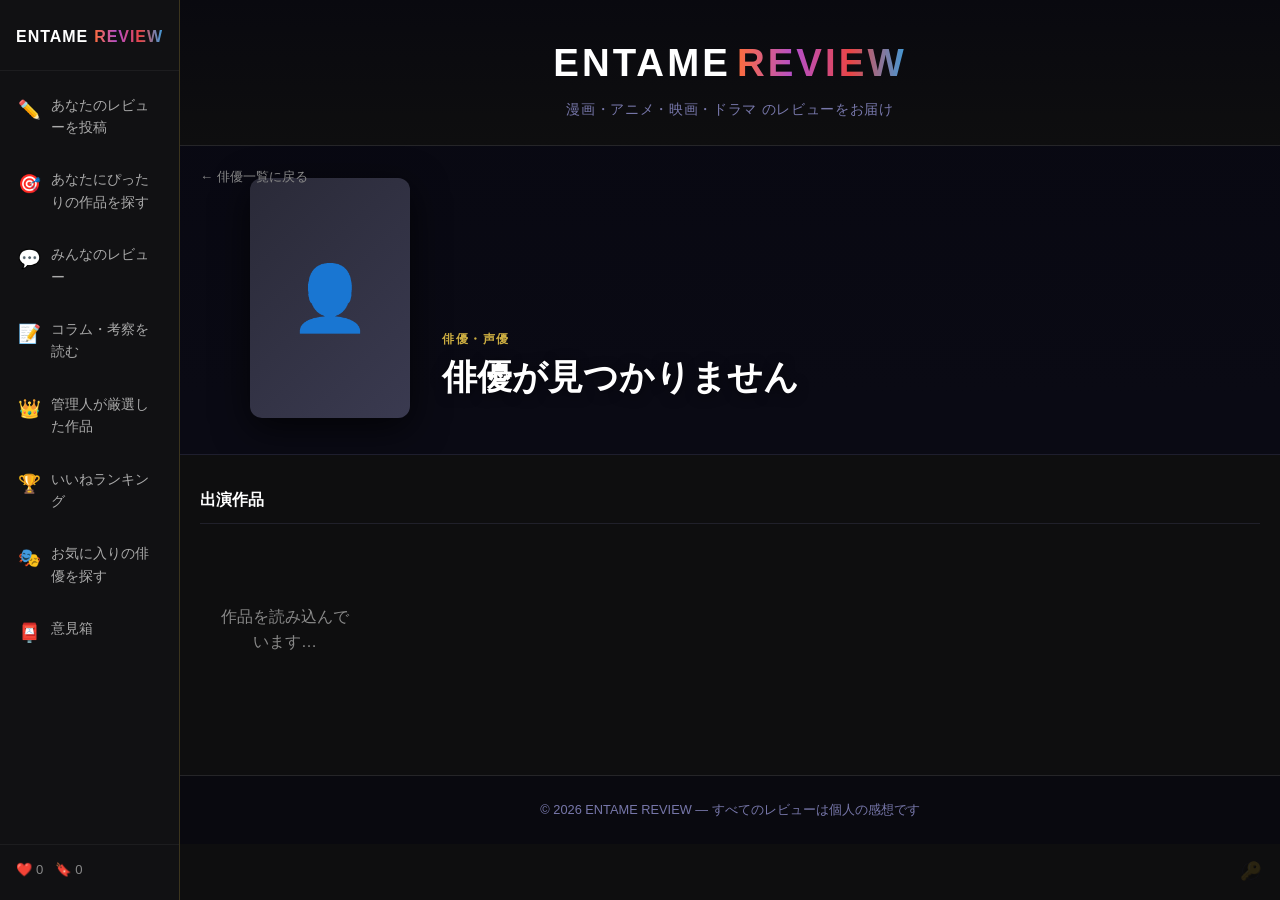
<file: actor-detail.html>
<!DOCTYPE html>
<html lang="ja">
<head>
  <meta charset="UTF-8">
  <meta name="viewport" content="width=device-width, initial-scale=1.0">
  <title>俳優詳細 — ENTAME REVIEW</title>
  <link rel="stylesheet" href="style.css">
  <style>
    .actor-detail-hero {
      background: #0a0a14;
      border-bottom: 1px solid #1e1e2e;
      position: relative;
      overflow: hidden;
    }
    .actor-detail-hero-bg {
      position: absolute;
      inset: -20px;
      background-size: cover;
      background-position: center top;
      filter: blur(28px) brightness(0.2) saturate(1.4);
      z-index: 0;
    }
    .actor-detail-hero-overlay {
      position: absolute;
      inset: 0;
      background: linear-gradient(to bottom, rgba(5,5,14,0.3), rgba(10,10,20,0.85) 80%, #0a0a14 100%);
      z-index: 1;
    }
    .actor-detail-hero-content {
      position: relative;
      z-index: 2;
      max-width: 1000px;
      margin: 0 auto;
      padding: 32px 20px 36px;
      display: flex;
      gap: 32px;
      align-items: flex-end;
    }
    .actor-detail-back {
      position: absolute;
      top: 20px; left: 20px;
      color: #888;
      text-decoration: none;
      font-size: 0.82rem;
      z-index: 3;
      transition: color 0.2s;
    }
    .actor-detail-back:hover { color: #fff; }
    .actor-detail-photo-wrap {
      width: 160px;
      min-width: 160px;
      height: 240px;
      border-radius: 12px;
      overflow: hidden;
      box-shadow: 0 10px 36px rgba(0,0,0,0.7);
      flex-shrink: 0;
    }
    .actor-detail-photo {
      width: 100%;
      height: 100%;
      object-fit: cover;
      display: block;
    }
    .actor-detail-photo-ph {
      width: 100%;
      height: 100%;
      background: linear-gradient(135deg, #2a2a38, #3a3a50);
      display: flex;
      align-items: center;
      justify-content: center;
      font-size: 4rem;
      font-weight: 700;
      color: #555;
    }
    .actor-detail-info {
      flex: 1;
      color: #fff;
      display: flex;
      flex-direction: column;
      gap: 8px;
      min-width: 0;
    }
    .actor-detail-label {
      font-size: 0.72rem;
      font-weight: 700;
      color: rgba(255,216,77,0.8);
      letter-spacing: 0.14em;
      text-transform: uppercase;
    }
    .actor-detail-name {
      font-size: 2.2rem;
      font-weight: 900;
      line-height: 1.2;
      text-shadow: 0 2px 12px rgba(0,0,0,0.6);
    }
    .actor-detail-meta {
      display: flex;
      gap: 20px;
      flex-wrap: wrap;
      font-size: 0.82rem;
      color: rgba(255,255,255,0.6);
    }
    .actor-detail-bio {
      font-size: 0.85rem;
      color: rgba(255,255,255,0.7);
      line-height: 1.75;
      max-width: 560px;
      margin-top: 4px;
      display: -webkit-box;
      -webkit-line-clamp: 4;
      -webkit-box-orient: vertical;
      overflow: hidden;
    }
    .actor-detail-section {
      max-width: 1200px;
      margin: 0 auto;
      padding: 32px 20px 60px;
    }
    .actor-detail-section-title {
      font-size: 1rem;
      font-weight: 900;
      color: #fff;
      margin-bottom: 20px;
      padding-bottom: 10px;
      border-bottom: 1px solid #20202a;
    }
    .actor-detail-count {
      font-size: 0.80rem;
      color: #888;
      font-weight: 400;
      margin-left: 8px;
    }
    .actor-detail-loading {
      text-align: center;
      color: #888;
      padding: 60px 20px;
    }

    @media (max-width: 620px) {
      .actor-detail-hero-content { flex-direction: column; align-items: flex-start; gap: 16px; padding-top: 52px; }
      .actor-detail-photo-wrap { width: 110px; min-width: 110px; height: 165px; }
      .actor-detail-name { font-size: 1.5rem; }
    }
  </style>
</head>
<body>

  <nav class="sidebar">
    <div class="sidebar-logo"><a href="index.html">ENTAME<span class="logo-accent">REVIEW</span></a></div>
    <div class="sidebar-items">
      <a href="index.html" class="sidebar-item"><span class="sidebar-icon">✏️</span><span class="sidebar-text">あなたのレビューを投稿</span></a>
      <a href="index.html" class="sidebar-item"><span class="sidebar-icon">🎯</span><span class="sidebar-text">あなたにぴったりの作品を探す</span></a>
      <a href="reviews.html" class="sidebar-item"><span class="sidebar-icon">💬</span><span class="sidebar-text">みんなのレビュー</span></a>
      <a href="blog.html" class="sidebar-item"><span class="sidebar-icon">📝</span><span class="sidebar-text">コラム・考察を読む</span></a>
      <a href="osusume.html" class="sidebar-item"><span class="sidebar-icon">👑</span><span class="sidebar-text">管理人が厳選した作品</span></a>
      <a href="ranking.html" class="sidebar-item"><span class="sidebar-icon">🏆</span><span class="sidebar-text">いいねランキング</span></a>
      <a href="actor.html" class="sidebar-item"><span class="sidebar-icon">🎭</span><span class="sidebar-text">お気に入りの俳優を探す</span></a>
    </div>
    <div class="sidebar-counts">
      <span class="sidebar-count-badge">❤️ <span id="favNum">0</span></span>
      <span class="sidebar-count-badge">🔖 <span id="wishNum">0</span></span>
    </div>
  </nav>
  <nav class="bottom-tabbar">
    <a href="index.html" class="btab-item"><span class="btab-icon">🏠</span><span>ホーム</span></a>
    <button class="btab-item" id="btabSearchBtn"><span class="btab-icon">🔍</span><span>検索</span></button>
    <button class="btab-item" id="btabWriteBtn"><span class="btab-icon">✏️</span><span>投稿</span></button>
    <a href="osusume.html" class="btab-item"><span class="btab-icon">👑</span><span>おすすめ</span></a>
    <button class="btab-item" id="btabMenuBtn"><span class="btab-icon">☰</span><span>メニュー</span></button>
  </nav>

  <header class="site-header">
    <div class="header-inner">
      <div class="site-logo"><a href="index.html" style="color:inherit;text-decoration:none;">ENTAME<span class="logo-accent">REVIEW</span></a></div>
      <p class="site-tagline">漫画・アニメ・映画・ドラマ のレビューをお届け</p>
    </div>
  </header>

  <section class="actor-detail-hero" id="actorHero">
    <div class="actor-detail-hero-bg" id="actorHeroBg"></div>
    <div class="actor-detail-hero-overlay"></div>
    <a href="actor.html" class="actor-detail-back">← 俳優一覧に戻る</a>
    <div class="actor-detail-hero-content">
      <div class="actor-detail-photo-wrap" id="actorPhotoWrap">
        <div class="actor-detail-photo-ph" id="actorPhotoPlaceholder">👤</div>
      </div>
      <div class="actor-detail-info">
        <p class="actor-detail-label">俳優・声優</p>
        <h1 class="actor-detail-name" id="actorName">読み込み中…</h1>
        <div class="actor-detail-meta" id="actorMeta"></div>
        <p class="actor-detail-bio" id="actorBio"></p>
      </div>
    </div>
  </section>

  <main>
    <section class="actor-detail-section">
      <h2 class="actor-detail-section-title">
        出演作品<span class="actor-detail-count" id="worksCount"></span>
      </h2>
      <div class="review-grid" id="worksGrid">
        <p class="actor-detail-loading" id="worksLoading">作品を読み込んでいます…</p>
      </div>
    </section>
  </main>

  <footer class="site-footer">
    <p>© 2026 ENTAME REVIEW — すべてのレビューは個人の感想です</p>
  </footer>

  <!-- 作品詳細モーダル -->
  <div id="modalOverlay"></div>
  <div id="modal" role="dialog" aria-modal="true">
    <button id="modalClose" aria-label="閉じる">✕</button>
    <div id="modalContent"></div>
  </div>

  <script src="data.js"></script>
  <script src="modal.js"></script>
  <script src="actor-detail.js"></script>
  <script src="drawer.js"></script>
</body>
</html>
</file>
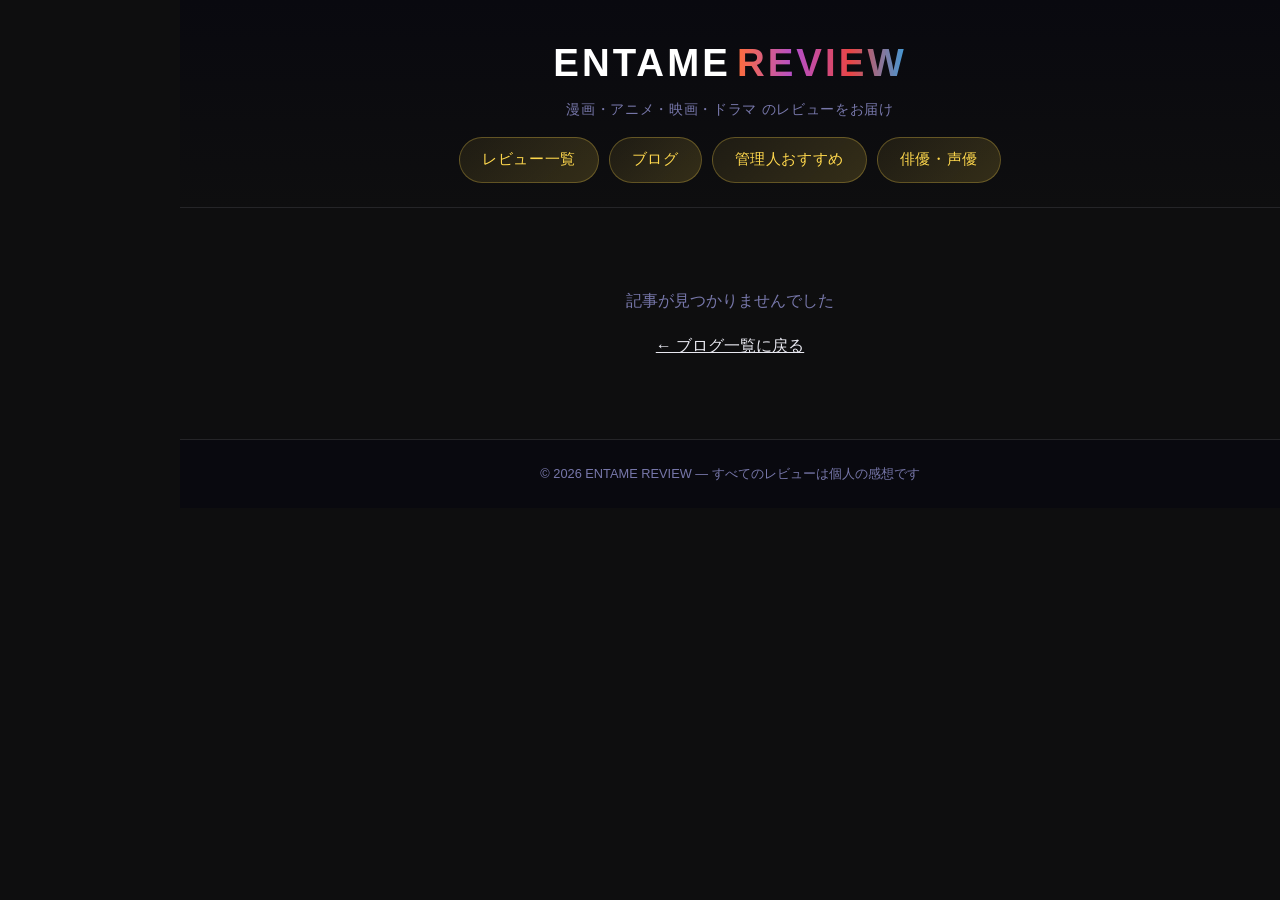
<file: blog-post.html>
<!DOCTYPE html>
<html lang="ja">
<head>
  <meta charset="UTF-8">
  <meta name="viewport" content="width=device-width, initial-scale=1.0">
  <title>記事 — ENTAME REVIEW</title>
  <link rel="stylesheet" href="style.css">
  <link rel="stylesheet" href="blog.css">
</head>
<body>

  <header class="site-header">
    <div class="header-inner">
      <div class="site-logo">ENTAME<span class="logo-accent">REVIEW</span></div>
      <p class="site-tagline">漫画・アニメ・映画・ドラマ のレビューをお届け</p>
      <div class="header-btns">
        <a href="index.html" class="header-nav-link">レビュー一覧</a>
        <a href="blog.html" class="header-nav-link">ブログ</a>
        <a href="osusume.html" class="header-nav-link">管理人おすすめ</a>
        <a href="actor.html" class="header-nav-link">俳優・声優</a>
      </div>
    </div>
  </header>

  <div id="postRoot"></div>

  <footer class="site-footer">
    <p>© 2026 ENTAME REVIEW — すべてのレビューは個人の感想です</p>
  </footer>

  <!-- 作品詳細モーダル -->
  <div id="movieModalOverlay"></div>
  <div id="movieModal" role="dialog" aria-modal="true">
    <button id="movieModalClose" aria-label="閉じる">✕</button>
    <div id="movieModalContent"></div>
  </div>

  <!-- 編集モーダル -->
  <div id="blogEditOverlay"></div>
  <div id="blogEditModal" role="dialog" aria-modal="true">
    <button id="blogEditClose" aria-label="閉じる">✕</button>
    <h3 class="blog-modal-title">記事を編集する</h3>
    <form id="blogEditForm">
      <div class="form-group">
        <label class="form-label">タイトル <span class="form-required">*</span></label>
        <input type="text" id="eTitle" class="form-input" required>
      </div>
      <div class="form-group">
        <label class="form-label">カテゴリ <span class="form-required">*</span></label>
        <select id="eCat" class="form-input" required>
          <option value="映画コラム">映画コラム</option>
          <option value="アニメ考察">アニメ考察</option>
          <option value="おすすめ特集">おすすめ特集</option>
          <option value="雑記">雑記</option>
        </select>
      </div>
      <div class="form-group">
        <label class="form-label">サムネイル画像URL（任意）</label>
        <input type="text" id="eThumb" class="form-input">
      </div>
      <div class="form-group">
        <label class="form-label">本文 <span class="form-required">*</span></label>
        <textarea id="eBody" class="form-input form-textarea" rows="14" required></textarea>
      </div>
      <button type="submit" class="form-submit">保存する</button>
    </form>
  </div>

  <style>
    /* ── 記事ヘッダー：背景スライド ＋ 中央人物写真 ── */
    .post-hero-banner {
      position: relative;
      width: 100%;
      height: 500px;
      overflow: hidden;
      background: #0e0e0f;
    }

    /* 背景スライド層 */
    .post-hero-bg {
      position: absolute;
      inset: -20px;
      display: flex;
      align-items: center;
      filter: blur(6px);
      transform: scale(1.06);
      z-index: 0;
    }
    .post-hero-slide-track {
      display: flex;
      gap: 8px;
      will-change: transform;
    }
    .post-hero-slide-track .slide-item {
      flex-shrink: 0;
    }
    .post-hero-slide-track .slide-item img {
      height: 360px;
      width: auto;
      display: block;
      opacity: 0.4;
    }
    @keyframes postHeroSlide {
      0%   { transform: translateX(0); }
      100% { transform: translateX(var(--slide-dist, -2400px)); }
    }

    /* 暗めオーバーレイ */
    .post-hero-overlay {
      position: absolute;
      inset: 0;
      background: rgba(14,14,15,0.55);
      z-index: 1;
    }

    /* 左右フェードアウト */
    .post-hero-fade-l,
    .post-hero-fade-r {
      position: absolute;
      top: 0; width: 180px; height: 100%;
      z-index: 2;
      pointer-events: none;
    }
    .post-hero-fade-l { left: 0;  background: linear-gradient(to right, #0e0e0f, transparent); }
    .post-hero-fade-r { right: 0; background: linear-gradient(to left,  #0e0e0f, transparent); }

    /* 中央人物写真 */
    .post-hero-person {
      position: absolute;
      top: 50%; left: 50%;
      transform: translate(-50%, -50%);
      z-index: 3;
      width: 320px;
      height: 440px;
      border-radius: 8px;
      overflow: hidden;
      box-shadow: 0 8px 40px rgba(0,0,0,0.8), 0 0 0 1px rgba(255,255,255,0.07);
    }
    .post-hero-person img {
      width: 100%;
      height: 100%;
      object-fit: cover;
      object-position: center 15%;
      display: block;
    }
    /* 写真の上下グラデーション */
    .post-hero-person::before {
      content: '';
      position: absolute;
      top: 0; left: 0; right: 0; height: 60px;
      background: linear-gradient(to bottom, rgba(0,0,0,0.4), transparent);
      z-index: 1;
      pointer-events: none;
    }
    .post-hero-person::after {
      content: '';
      position: absolute;
      bottom: 0; left: 0; right: 0; height: 70px;
      background: linear-gradient(to top, rgba(0,0,0,0.5), transparent);
      z-index: 1;
      pointer-events: none;
    }
    .post-hero-person-ph {
      width: 100%; height: 100%;
      display: flex; align-items: center; justify-content: center;
      font-size: 4rem;
    }

    @media (max-width: 600px) {
      .post-hero-banner { height: 340px; }
      .post-hero-person { width: 200px; height: 290px; }
      .post-hero-slide-track .slide-item img { height: 300px; }
    }

    /* ── 記事本文 2カラムレイアウト ─────────────────── */
    .post-layout {
      display: flex;
      gap: 2rem;
      align-items: flex-start;
    }
    .post-sidebar {
      flex: 0 0 180px;
      width: 180px;
    }
    .post-sidebar-label {
      font-size: 0.72rem;
      font-weight: 700;
      color: var(--muted);
      letter-spacing: 0.1em;
      text-transform: uppercase;
      margin-bottom: 12px;
      display: block;
    }
    .post-sidebar-item {
      display: block;
      text-decoration: none;
      color: inherit;
      margin-bottom: 10px;
    }
    .post-sidebar-poster {
      width: 100%;
      aspect-ratio: 2 / 3;
      border-radius: 6px;
      overflow: hidden;
      background: #1a1a22;
    }
    .post-sidebar-poster img {
      width: 100%;
      height: 100%;
      object-fit: cover;
      display: block;
      transition: opacity 0.2s, transform 0.2s;
    }
    .post-sidebar-item:hover .post-sidebar-poster img {
      opacity: 0.8;
      transform: scale(1.03);
    }
    .post-sidebar-poster-title {
      font-size: 0.66rem;
      color: var(--muted);
      margin-top: 4px;
      line-height: 1.3;
      display: -webkit-box;
      -webkit-line-clamp: 2;
      -webkit-box-orient: vertical;
      overflow: hidden;
    }
    .post-main { flex: 1; min-width: 0; }

    /* ── 作品詳細モーダル ──────────────────────────── */
    #movieModalOverlay {
      display: none; position: fixed; inset: 0;
      background: rgba(0,0,0,0.75); z-index: 500;
      backdrop-filter: blur(4px);
    }
    #movieModalOverlay.active { display: block; }
    #movieModal {
      display: none; position: fixed;
      top: 50%; left: 50%; transform: translate(-50%,-50%);
      z-index: 501; background: #14141a;
      border: 1px solid var(--border); border-radius: 16px;
      width: 90%; max-width: 560px; max-height: 90vh;
      overflow-y: auto; padding: 28px;
      box-shadow: 0 8px 48px rgba(0,0,0,0.8);
    }
    #movieModal.active { display: block; }
    #movieModalClose {
      position: absolute; top: 14px; right: 16px;
      background: none; border: none; color: var(--muted);
      font-size: 1.2rem; cursor: pointer; line-height: 1;
    }
    #movieModalClose:hover { color: var(--text); }
    .movie-modal-inner {
      display: flex; gap: 20px; align-items: flex-start;
    }
    .movie-modal-poster {
      flex: 0 0 140px; width: 140px; height: 210px;
      border-radius: 8px; overflow: hidden; background: #1a1a22;
    }
    .movie-modal-poster img {
      width: 100%; height: 100%; object-fit: cover; display: block;
    }
    .movie-modal-info { flex: 1; min-width: 0; }
    .movie-modal-title {
      font-size: 1.1rem; font-weight: 800;
      line-height: 1.4; margin-bottom: 8px;
    }
    .movie-modal-meta {
      font-size: 0.78rem; color: var(--muted); margin-bottom: 12px;
    }
    .movie-modal-overview {
      font-size: 0.84rem; color: #c8c8d8; line-height: 1.75;
    }
    .movie-modal-loading {
      text-align: center; color: var(--muted);
      padding: 40px 0; font-size: 0.9rem;
    }

    /* post-inner の max-width 制限を解除 */
    .post-inner {
      max-width: none !important;
      padding: 36px 1.2rem 0 !important;
    }

    @media (max-width: 800px) {
      .post-layout { flex-direction: column; }
      .post-sidebar {
        width: 100%; max-height: none; overflow-y: visible;
        position: static;
        display: flex; flex-wrap: wrap; gap: 8px;
      }
      .post-sidebar-label { width: 100%; }
      .post-sidebar-item { width: calc(25% - 6px); margin-bottom: 0; }
    }
  </style>

  <script src="blog.js"></script>
  <script>
    const CAT_ICON = {
      '映画コラム': '🎬',
      'アニメ考察': '✨',
      'おすすめ特集': '👑',
      '雑記': '📝'
    };

    const TMDB_KEY  = 'acb6aa56f60387a6985935f25c94704e';
    const TMDB_BASE = 'https://api.themoviedb.org/3';
    const TMDB_W185 = 'https://image.tmdb.org/t/p/w185';
    const TMDB_W300 = 'https://image.tmdb.org/t/p/w300';

    const CAT_BG = {
      '映画コラム':  'linear-gradient(135deg,#3d0a0a,#5a1010)',
      'アニメ考察':  'linear-gradient(135deg,#1a083d,#2d0f5a)',
      'おすすめ特集':'linear-gradient(135deg,#083d1a,#0f5a28)',
      '雑記':        'linear-gradient(135deg,#1a1a22,#252532)'
    };

    let myBlogPosts = JSON.parse(localStorage.getItem('myBlogPosts') || '[]');

    function saveMyBlogPosts() {
      localStorage.setItem('myBlogPosts', JSON.stringify(myBlogPosts));
    }

    function getAllPosts() {
      return [...blogPosts, ...myBlogPosts];
    }

    // URL から id 取得
    const params   = new URLSearchParams(location.search);
    const postId   = params.get('id');
    const allPosts = getAllPosts();
    // eslint-disable-next-line eqeqeq
    const post     = allPosts.find(p => p.id == postId);
    const isMyPost = myBlogPosts.some(p => p.id == postId);

    // ページタイトル更新
    if (post) document.title = `${post.title} — ENTAME REVIEW`;

    function buildHeroHtml(p) {
      const icon = CAT_ICON[p.category] || '📝';
      const bg   = CAT_BG[p.category]   || CAT_BG['雑記'];
      let personInner;
      if (p.thumbnail) {
        personInner = `<img src="${p.thumbnail}" alt="${p.title}">`;
      } else if (p.personQuery) {
        personInner = `<div id="heroPersonPh" class="post-hero-person-ph" style="background:${bg};">${icon}</div>`;
      } else {
        personInner = `<div class="post-hero-person-ph" style="background:${bg};">${icon}</div>`;
      }
      return `
        <div class="post-hero-banner">
          <div class="post-hero-bg">
            <div class="post-hero-slide-track" id="heroSlideTrack"></div>
          </div>
          <div class="post-hero-overlay"></div>
          <div class="post-hero-fade-l"></div>
          <div class="post-hero-fade-r"></div>
          <div class="post-hero-person">${personInner}</div>
        </div>`;
    }

    function buildSlide(urls) {
      const track = document.getElementById('heroSlideTrack');
      if (!track || urls.length === 0) return;
      const doubled = [...urls, ...urls];
      track.innerHTML = doubled.map(u =>
        `<div class="slide-item"><img src="${u}" loading="lazy"></div>`
      ).join('');
      const itemW = 132; // ポスター幅(w185≒124px) + gap(8px)
      const dist  = urls.length * itemW;
      track.style.setProperty('--slide-dist', `-${dist}px`);
      track.style.animation = `postHeroSlide ${urls.length * 2.2}s linear infinite`;
    }

    async function loadHeroAssets(p) {
      // personQuery がある記事（役所広司など）→ 人物写真 ＆ 出演作ポスター
      if (p.personQuery) {
        try {
          const res    = await fetch(`${TMDB_BASE}/search/person?api_key=${TMDB_KEY}&language=ja-JP&query=${encodeURIComponent(p.personQuery)}`);
          const data   = await res.json();
          const person = data.results && data.results[0];
          const ph     = document.getElementById('heroPersonPh');
          if (person && person.profile_path && ph) {
            const img = document.createElement('img');
            img.src   = TMDB_W300 + person.profile_path;
            ph.replaceWith(img);
          }
          if (person) {
            // 背景スライド：出演作品
            const cRes   = await fetch(`${TMDB_BASE}/person/${person.id}/movie_credits?api_key=${TMDB_KEY}&language=ja-JP`);
            const cData  = await cRes.json();
            const sorted = (cData.cast || [])
              .filter(m => m.poster_path)
              .sort((a, b) => (b.popularity || 0) - (a.popularity || 0));
            buildSlide(sorted.slice(0, 20).map(m => TMDB_W185 + m.poster_path));

            // サイドバー：指定4作品をTMDB検索
            const sidebarTitles = ['PERFECT DAYS', 'クリーピー 偽りの隣人', '三度目の殺人', 'すばらしき世界'];
            const sidebarMovies = await Promise.all(sidebarTitles.map(async title => {
              try {
                const r = await fetch(`${TMDB_BASE}/search/movie?api_key=${TMDB_KEY}&language=ja-JP&query=${encodeURIComponent(title)}`);
                const d = await r.json();
                return d.results && d.results[0];
              } catch(e) { return null; }
            }));
            buildSidebar(sidebarMovies.filter(m => m && m.poster_path));
            return;
          }
        } catch(e) {}
      }
      // デフォルト：人気映画
      try {
        const res  = await fetch(`${TMDB_BASE}/movie/popular?api_key=${TMDB_KEY}&language=ja-JP`);
        const data = await res.json();
        const urls = (data.results || [])
          .filter(m => m.poster_path)
          .slice(0, 20)
          .map(m => TMDB_W185 + m.poster_path);
        buildSlide(urls);
      } catch(e) {}
    }

    function buildSidebar(movies) {
      const list = document.getElementById('postSidebarList');
      if (!list) return;
      list.innerHTML = movies.slice(0, 15).map(m => `
        <div class="post-sidebar-item" onclick="openMovieModal(${m.id},'${m.title.replace(/'/g,"\\'")}','${TMDB_W185 + m.poster_path}')" style="cursor:pointer;">
          <div class="post-sidebar-poster">
            <img src="${TMDB_W185 + m.poster_path}" alt="${m.title}" loading="lazy">
          </div>
          <p class="post-sidebar-poster-title">${m.title}</p>
        </div>
      `).join('');
    }

    // ── 作品詳細モーダル ──────────────────────────────
    const _mOverlay = document.getElementById('movieModalOverlay');
    const _mModal   = document.getElementById('movieModal');
    const _mContent = document.getElementById('movieModalContent');

    document.getElementById('movieModalClose').addEventListener('click', closeMovieModal);
    _mOverlay.addEventListener('click', closeMovieModal);
    document.addEventListener('keydown', e => { if (e.key === 'Escape') closeMovieModal(); });

    function closeMovieModal() {
      _mOverlay.classList.remove('active');
      _mModal.classList.remove('active');
      document.body.style.overflow = '';
    }

    async function openMovieModal(tmdbId, title, posterUrl) {
      _mContent.innerHTML = `<p class="movie-modal-loading">読み込んでいます…</p>`;
      _mOverlay.classList.add('active');
      _mModal.classList.add('active');
      document.body.style.overflow = 'hidden';
      try {
        const res  = await fetch(`${TMDB_BASE}/movie/${tmdbId}?api_key=${TMDB_KEY}&language=ja-JP`);
        const data = await res.json();
        const year = (data.release_date || '').slice(0, 4);
        const genres = (data.genres || []).map(g => g.name).join(' / ');
        _mContent.innerHTML = `
          <div class="movie-modal-inner">
            <div class="movie-modal-poster">
              <img src="${posterUrl}" alt="${data.title || title}">
            </div>
            <div class="movie-modal-info">
              <p class="movie-modal-title">${data.title || title}</p>
              <p class="movie-modal-meta">${year}${genres ? '　' + genres : ''}</p>
              <p class="movie-modal-overview">${data.overview || '概要情報がありません。'}</p>
            </div>
          </div>`;
      } catch(e) {
        _mContent.innerHTML = `
          <div class="movie-modal-inner">
            <div class="movie-modal-poster"><img src="${posterUrl}" alt="${title}"></div>
            <div class="movie-modal-info"><p class="movie-modal-title">${title}</p></div>
          </div>`;
      }
    }

    function buildBodyHtml(text) {
      return text.split('\n').filter(l => l.trim() !== '').map(l => `<p>${l}</p>`).join('');
    }

    function buildRelatedHtml(currentPost) {
      const related = allPosts
        .filter(p => p.published && p.category === currentPost.category && p.id != currentPost.id)
        .slice(0, 3);
      if (related.length === 0) return '';
      const icon = CAT_ICON[currentPost.category] || '📝';
      return `
        <div class="post-related-section">
          <p class="post-related-title">同じカテゴリの記事</p>
          <div class="post-related-grid">
            ${related.map(p => {
              const thumbHtml = p.thumbnail
                ? `<img src="${p.thumbnail}" alt="${p.title}" loading="lazy" onerror="this.parentElement.innerHTML='<div class=\\"post-related-thumb-ph\\" data-cat=\\"${p.category}\\">${icon}</div>'">`
                : `<div class="post-related-thumb-ph" data-cat="${p.category}">${icon}</div>`;
              return `
                <a class="post-related-card" href="blog-post.html?id=${p.id}">
                  <div class="post-related-thumb">${thumbHtml}</div>
                  <div class="post-related-info">
                    <p class="post-related-card-title">${p.title}</p>
                  </div>
                </a>`;
            }).join('')}
          </div>
        </div>`;
    }

    function renderPost() {
      const root = document.getElementById('postRoot');
      if (!post) {
        root.innerHTML = `
          <div style="text-align:center;padding:80px 20px;">
            <p style="color:var(--muted);font-size:1rem;margin-bottom:20px;">記事が見つかりませんでした</p>
            <a href="blog.html" style="color:var(--text);text-decoration:underline;">← ブログ一覧に戻る</a>
          </div>`;
        return;
      }

      root.innerHTML = `
        <section class="post-section">
          <div class="section-inner" style="max-width:1100px">
            <a class="post-back-link" href="blog.html">← ブログ一覧に戻る</a>
          </div>
          ${buildHeroHtml(post)}
          <div class="post-inner">
            <div class="post-meta">
              <span class="blog-cat-badge" data-cat="${post.category}">${CAT_ICON[post.category] || ''} ${post.category}</span>
              <span class="blog-card-date">${post.createdAt || ''}</span>
            </div>
            <h1 class="post-title">${post.title}</h1>
            <div class="post-layout">
              ${post.personQuery ? `
              <aside class="post-sidebar" id="postSidebar">
                <span class="post-sidebar-label">出演作品</span>
                <div id="postSidebarList"></div>
              </aside>` : ''}
              <div class="post-main">
                <div class="post-body">${buildBodyHtml(post.body)}</div>
                ${isMyPost ? `
                  <div class="post-actions">
                    <button class="post-edit-btn" id="postEditBtn">✏️ 編集する</button>
                    <button class="post-delete-btn" id="postDeleteBtn">🗑️ 削除する</button>
                  </div>` : ''}
              </div>
            </div>
          </div>
          ${buildRelatedHtml(post)}
        </section>`;

      if (isMyPost) {
        document.getElementById('postEditBtn').addEventListener('click', openEditModal);
        document.getElementById('postDeleteBtn').addEventListener('click', deletePost);
      }
    }

    // 削除
    function deletePost() {
      if (!confirm(`「${post.title}」を削除しますか？`)) return;
      myBlogPosts = myBlogPosts.filter(p => p.id != postId);
      saveMyBlogPosts();
      location.href = 'blog.html';
    }

    // 編集モーダル
    function openEditModal() {
      document.getElementById('eTitle').value = post.title;
      document.getElementById('eCat').value   = post.category;
      document.getElementById('eThumb').value = post.thumbnail || '';
      document.getElementById('eBody').value  = post.body;
      document.getElementById('blogEditOverlay').classList.add('active');
      document.getElementById('blogEditModal').classList.add('active');
      document.body.style.overflow = 'hidden';
    }
    function closeEditModal() {
      document.getElementById('blogEditOverlay').classList.remove('active');
      document.getElementById('blogEditModal').classList.remove('active');
      document.body.style.overflow = '';
    }

    document.getElementById('blogEditClose').addEventListener('click', closeEditModal);
    document.getElementById('blogEditOverlay').addEventListener('click', closeEditModal);
    document.addEventListener('keydown', e => { if (e.key === 'Escape') closeEditModal(); });

    document.getElementById('blogEditForm').addEventListener('submit', function(e) {
      e.preventDefault();
      const idx = myBlogPosts.findIndex(p => p.id == postId);
      if (idx === -1) return;
      myBlogPosts[idx].title     = document.getElementById('eTitle').value.trim();
      myBlogPosts[idx].category  = document.getElementById('eCat').value;
      myBlogPosts[idx].thumbnail = document.getElementById('eThumb').value.trim();
      myBlogPosts[idx].body      = document.getElementById('eBody').value.trim();
      saveMyBlogPosts();
      closeEditModal();
      // ページ再描画
      Object.assign(post, myBlogPosts[idx]);
      document.title = `${post.title} — ENTAME REVIEW`;
      renderPost();
    });

    // 編集モーダルのスタイル（blog.css と同じパターンを流用）
    const editStyle = document.createElement('style');
    editStyle.textContent = `
      #blogEditOverlay { display:none; position:fixed; inset:0; background:rgba(0,0,0,0.7); z-index:400; backdrop-filter:blur(4px); }
      #blogEditOverlay.active { display:block; }
      #blogEditModal { display:none; position:fixed; top:50%; left:50%; transform:translate(-50%,-50%); z-index:401; background:#14141a; border:1px solid var(--border); border-radius:16px; width:90%; max-width:660px; max-height:92vh; overflow-y:auto; padding:32px 32px 28px; box-shadow:0 8px 48px rgba(0,0,0,0.7); }
      #blogEditModal.active { display:block; }
      #blogEditClose { position:absolute; top:16px; right:18px; background:none; border:none; color:var(--muted); font-size:1.2rem; cursor:pointer; line-height:1; }
      #blogEditClose:hover { color:var(--text); }
    `;
    document.head.appendChild(editStyle);

    renderPost();
    if (post) loadHeroAssets(post);
  </script>
</body>
</html>
</file>
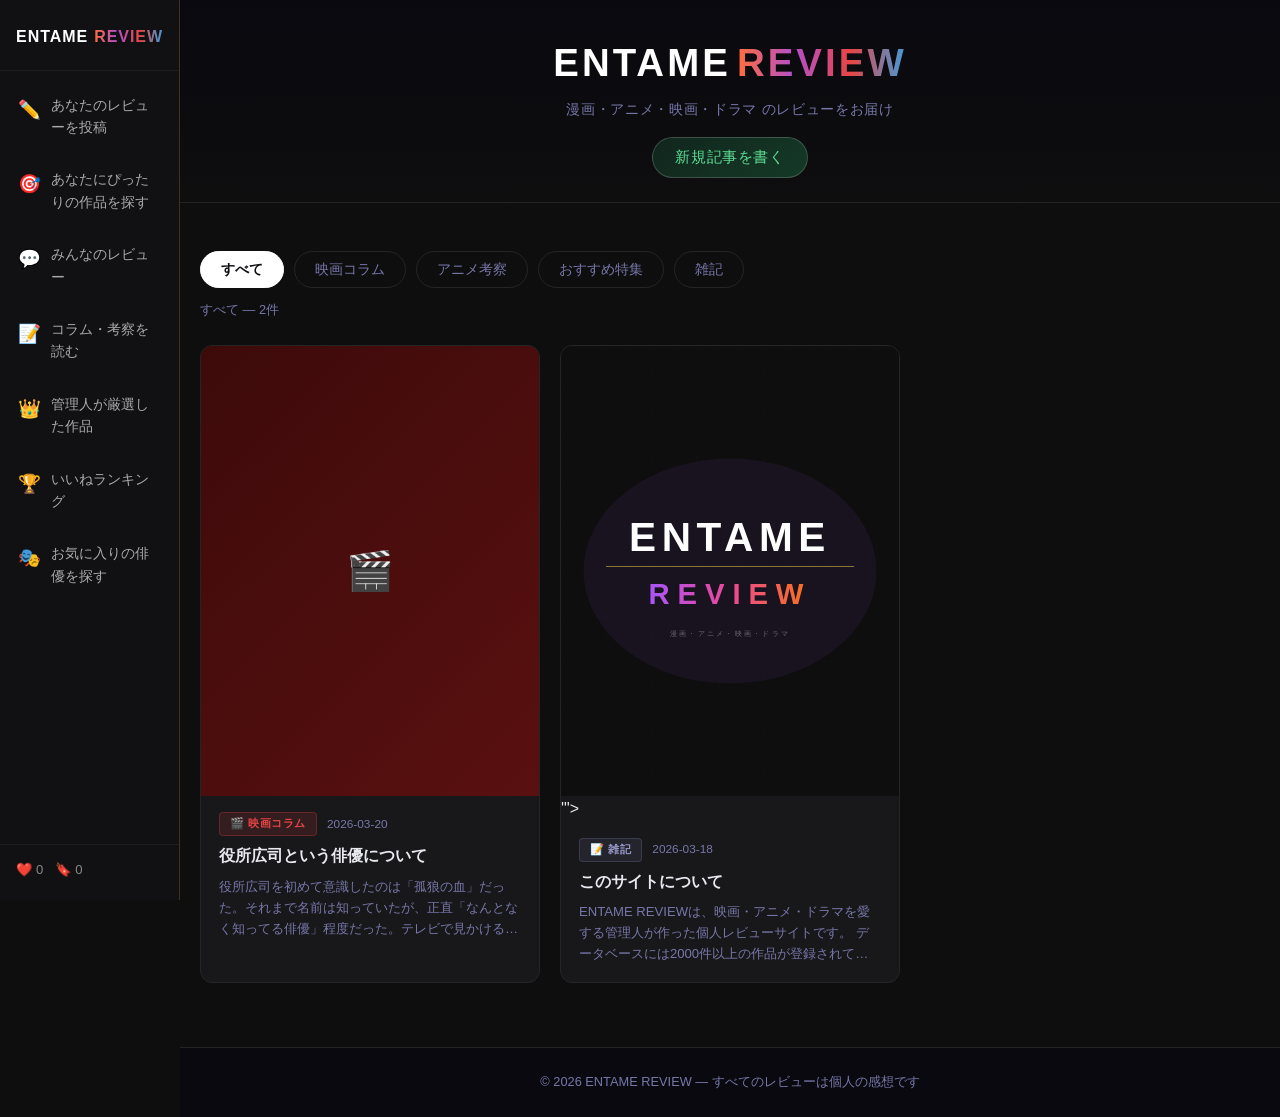
<file: blog.html>
<!DOCTYPE html>
<html lang="ja">
<head>
  <meta charset="UTF-8">
  <meta name="viewport" content="width=device-width, initial-scale=1.0">
  <title>ブログ — ENTAME REVIEW</title>
  <link rel="stylesheet" href="style.css">
  <link rel="stylesheet" href="blog.css?v=2">
</head>
<body>

  <nav class="sidebar">
    <div class="sidebar-logo"><a href="index.html">ENTAME<span class="logo-accent">REVIEW</span></a></div>
    <div class="sidebar-items">
      <a href="index.html" class="sidebar-item"><span class="sidebar-icon">✏️</span><span class="sidebar-text">あなたのレビューを投稿</span></a>
      <a href="index.html" class="sidebar-item"><span class="sidebar-icon">🎯</span><span class="sidebar-text">あなたにぴったりの作品を探す</span></a>
      <a href="reviews.html" class="sidebar-item"><span class="sidebar-icon">💬</span><span class="sidebar-text">みんなのレビュー</span></a>
      <a href="blog.html" class="sidebar-item"><span class="sidebar-icon">📝</span><span class="sidebar-text">コラム・考察を読む</span></a>
      <a href="osusume.html" class="sidebar-item"><span class="sidebar-icon">👑</span><span class="sidebar-text">管理人が厳選した作品</span></a>
      <a href="ranking.html" class="sidebar-item"><span class="sidebar-icon">🏆</span><span class="sidebar-text">いいねランキング</span></a>
      <a href="actor.html" class="sidebar-item"><span class="sidebar-icon">🎭</span><span class="sidebar-text">お気に入りの俳優を探す</span></a>
    </div>
    <div class="sidebar-counts">
      <span class="sidebar-count-badge">❤️ <span id="favNum">0</span></span>
      <span class="sidebar-count-badge">🔖 <span id="wishNum">0</span></span>
    </div>
  </nav>
  <nav class="bottom-tabbar">
    <a href="index.html" class="btab-item"><span class="btab-icon">🏠</span><span>ホーム</span></a>
    <button class="btab-item" id="btabSearchBtn"><span class="btab-icon">🔍</span><span>検索</span></button>
    <button class="btab-item" id="btabWriteBtn"><span class="btab-icon">✏️</span><span>投稿</span></button>
    <a href="osusume.html" class="btab-item"><span class="btab-icon">👑</span><span>おすすめ</span></a>
    <button class="btab-item" id="btabMenuBtn"><span class="btab-icon">☰</span><span>メニュー</span></button>
  </nav>

  <header class="site-header">
    <div class="header-inner">
      <div class="site-logo"><a href="index.html" style="color:inherit;text-decoration:none;">ENTAME<span class="logo-accent">REVIEW</span></a></div>
      <p class="site-tagline">漫画・アニメ・映画・ドラマ のレビューをお届け</p>
      <div class="header-btns">
        <button id="blogWriteBtn" class="blog-write-btn">新規記事を書く</button>
      </div>
    </div>
  </header>

  <main>
    <section class="blog-section">
      <div class="section-inner">

        <div class="filter-bar" id="catFilterBar">
          <button class="filter-btn blog-cat-btn active" data-cat="all">すべて</button>
          <button class="filter-btn blog-cat-btn" data-cat="映画コラム">映画コラム</button>
          <button class="filter-btn blog-cat-btn" data-cat="アニメ考察">アニメ考察</button>
          <button class="filter-btn blog-cat-btn" data-cat="おすすめ特集">おすすめ特集</button>
          <button class="filter-btn blog-cat-btn" data-cat="雑記">雑記</button>
        </div>

        <p class="result-count" id="blogResultCount"></p>
        <div class="blog-grid" id="blogGrid"></div>

      </div>
    </section>
  </main>

  <footer class="site-footer">
    <p>© 2026 ENTAME REVIEW — すべてのレビューは個人の感想です</p>
  </footer>

  <!-- 記事投稿モーダル -->
  <div id="blogWriteOverlay"></div>
  <div id="blogWriteModal" role="dialog" aria-modal="true">
    <button id="blogWriteClose" aria-label="閉じる">✕</button>
    <h3 class="blog-modal-title">新規記事を書く</h3>
    <form id="blogPostForm">
      <div class="form-group">
        <label class="form-label">タイトル <span class="form-required">*</span></label>
        <input type="text" id="bTitle" class="form-input" required placeholder="記事タイトルを入力">
      </div>
      <div class="form-group">
        <label class="form-label">カテゴリ <span class="form-required">*</span></label>
        <select id="bCat" class="form-input" required>
          <option value="映画コラム">映画コラム</option>
          <option value="アニメ考察">アニメ考察</option>
          <option value="おすすめ特集">おすすめ特集</option>
          <option value="雑記">雑記</option>
        </select>
      </div>
      <div class="form-group">
        <label class="form-label">サムネイル画像URL（任意）</label>
        <input type="text" id="bThumb" class="form-input" placeholder="https://example.com/image.jpg">
      </div>
      <div class="form-group">
        <label class="form-label">本文 <span class="form-required">*</span></label>
        <textarea id="bBody" class="form-input form-textarea" rows="14" required placeholder="本文を書いてください。空行で段落を区切ります。"></textarea>
      </div>
      <button type="submit" class="form-submit">公開する</button>
    </form>
  </div>

  <script src="blog.js"></script>
  <script src="drawer.js"></script>
  <script>
    const CAT_ICON = {
      '映画コラム': '🎬',
      'アニメ考察': '✨',
      'おすすめ特集': '👑',
      '雑記': '📝'
    };

    let myBlogPosts = JSON.parse(localStorage.getItem('myBlogPosts') || '[]');
    let currentCat = 'all';

    function getAllPosts() {
      return [...blogPosts, ...myBlogPosts].filter(p => p.published);
    }

    function saveMyBlogPosts() {
      localStorage.setItem('myBlogPosts', JSON.stringify(myBlogPosts));
    }

    function buildThumbHtml(post, large) {
      const icon = CAT_ICON[post.category] || '📝';
      const thumbWrapStyle = 'style="width:100%; aspect-ratio:3/4; overflow:hidden;"';
      const imgStyle = 'style="width:100%; height:100%; object-fit:cover; object-position:center top; display:block;"';
      if (post.thumbnail) {
        return `<div class="blog-thumb" ${thumbWrapStyle}><img src="${post.thumbnail}" alt="${post.title}" loading="lazy" ${imgStyle} onerror="this.parentElement.innerHTML='<div class=\\"blog-thumb-ph\\" data-cat=\\"${post.category}\\">${icon}</div>'"></div>`;
      }
      if (post.personQuery) {
        return `<div class="blog-thumb" data-person-query="${post.personQuery}" ${thumbWrapStyle}><div class="blog-thumb-ph" data-cat="${post.category}">${icon}</div></div>`;
      }
      return `<div class="blog-thumb" ${thumbWrapStyle}><div class="blog-thumb-ph" data-cat="${post.category}">${icon}</div></div>`;
    }

    const BLOG_TMDB_KEY = 'acb6aa56f60387a6985935f25c94704e';
    const BLOG_TMDB_BASE = 'https://api.themoviedb.org/3';
    const BLOG_TMDB_IMG  = 'https://image.tmdb.org/t/p/w300';

    async function loadPersonThumbs() {
      document.querySelectorAll('[data-person-query]').forEach(async wrap => {
        const query = wrap.dataset.personQuery;
        try {
          const res    = await fetch(`${BLOG_TMDB_BASE}/search/person?api_key=${BLOG_TMDB_KEY}&language=ja-JP&query=${encodeURIComponent(query)}`);
          const data   = await res.json();
          const person = data.results && data.results[0];
          if (!person || !person.profile_path) return;
          const ph  = wrap.querySelector('.blog-thumb-ph');
          const img = document.createElement('img');
          img.src     = BLOG_TMDB_IMG + person.profile_path;
          img.alt     = query;
          img.loading = 'lazy';
          img.style.cssText = 'width:100%; height:100%; object-fit:cover; object-position:center top; display:block;';
          wrap.style.cssText = 'width:100%; aspect-ratio:3/4; overflow:hidden;';
          if (ph) ph.replaceWith(img);
        } catch(e) {}
      });
    }

    function excerpt(text, len) {
      const plain = text.replace(/\n/g, ' ');
      return plain.length > len ? plain.slice(0, len) + '…' : plain;
    }

    function renderBlog(cat) {
      currentCat = cat;
      const grid    = document.getElementById('blogGrid');
      const countEl = document.getElementById('blogResultCount');
      let posts = getAllPosts();
      if (cat !== 'all') posts = posts.filter(p => p.category === cat);
      // 新しい順
      posts = posts.slice().sort((a, b) => (b.createdAt || '').localeCompare(a.createdAt || ''));

      if (posts.length === 0) {
        grid.innerHTML = '<p class="empty-msg">記事がありません</p>';
        countEl.textContent = '';
        return;
      }

      grid.innerHTML = posts.map(post => `
        <a class="blog-card" href="blog-post.html?id=${post.id}">
          ${buildThumbHtml(post)}
          <div class="blog-card-body">
            <div class="blog-card-meta">
              <span class="blog-cat-badge" data-cat="${post.category}">${CAT_ICON[post.category] || ''} ${post.category}</span>
              <span class="blog-card-date">${post.createdAt || ''}</span>
            </div>
            <p class="blog-card-title">${post.title}</p>
            <p class="blog-card-excerpt">${excerpt(post.body, 100)}</p>
          </div>
        </a>
      `).join('');

      const label = cat === 'all' ? 'すべて' : cat;
      countEl.textContent = `${label} — ${posts.length}件`;
    }

    // フィルター
    document.getElementById('catFilterBar').addEventListener('click', function(e) {
      const btn = e.target.closest('.blog-cat-btn');
      if (!btn) return;
      this.querySelectorAll('.blog-cat-btn').forEach(b => b.classList.remove('active'));
      btn.classList.add('active');
      renderBlog(btn.dataset.cat);
      loadPersonThumbs();
    });

    // モーダル開閉
    function openWriteModal() {
      document.getElementById('blogWriteOverlay').classList.add('active');
      document.getElementById('blogWriteModal').classList.add('active');
      document.body.style.overflow = 'hidden';
      document.getElementById('blogPostForm').reset();
    }
    function closeWriteModal() {
      document.getElementById('blogWriteOverlay').classList.remove('active');
      document.getElementById('blogWriteModal').classList.remove('active');
      document.body.style.overflow = '';
    }

    document.getElementById('blogWriteBtn').addEventListener('click', openWriteModal);
    document.getElementById('blogWriteClose').addEventListener('click', closeWriteModal);
    document.getElementById('blogWriteOverlay').addEventListener('click', closeWriteModal);
    document.addEventListener('keydown', e => { if (e.key === 'Escape') closeWriteModal(); });

    // フォーム送信
    document.getElementById('blogPostForm').addEventListener('submit', function(e) {
      e.preventDefault();
      const post = {
        id:        Date.now(),
        title:     document.getElementById('bTitle').value.trim(),
        category:  document.getElementById('bCat').value,
        thumbnail: document.getElementById('bThumb').value.trim(),
        body:      document.getElementById('bBody').value.trim(),
        createdAt: new Date().toISOString().slice(0, 10),
        published: true
      };
      myBlogPosts.unshift(post);
      saveMyBlogPosts();
      closeWriteModal();
      renderBlog(currentCat);
    });

    renderBlog('all');
    loadPersonThumbs();
  </script>
</body>
</html>
</file>
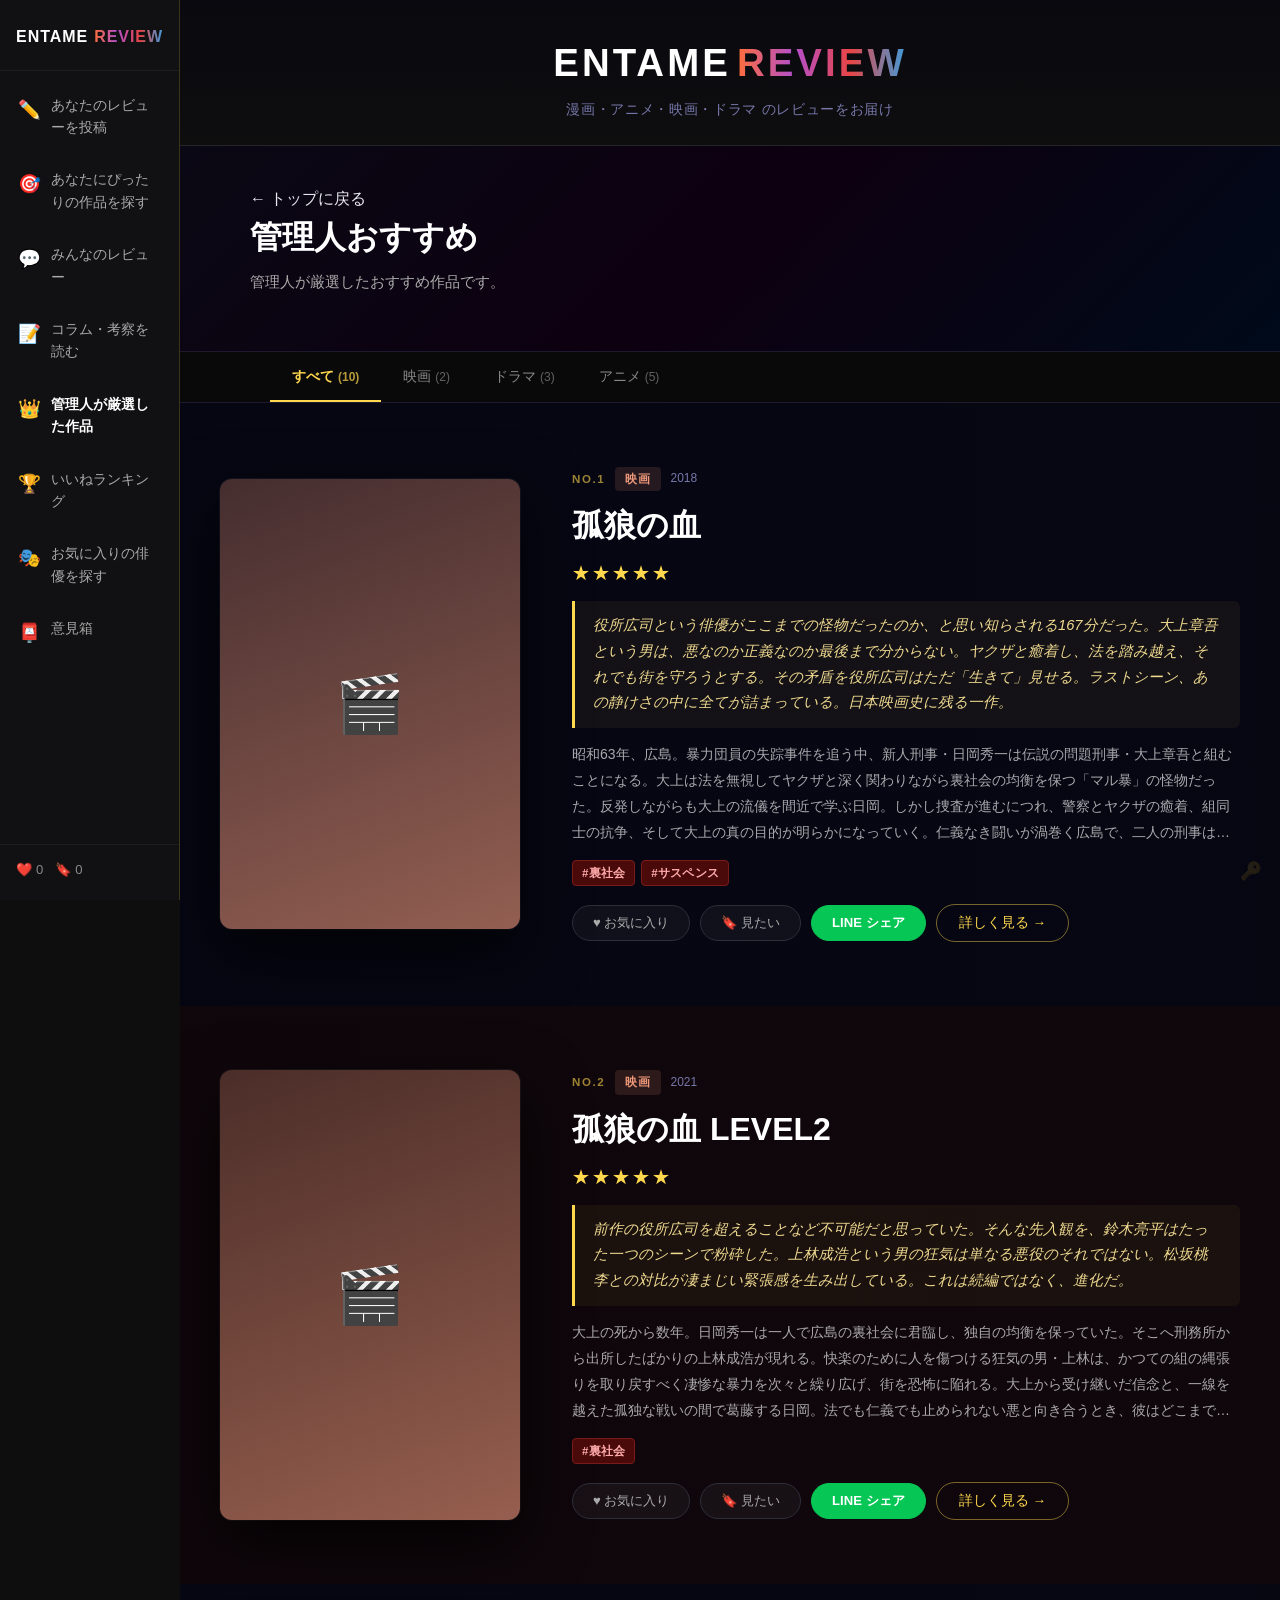
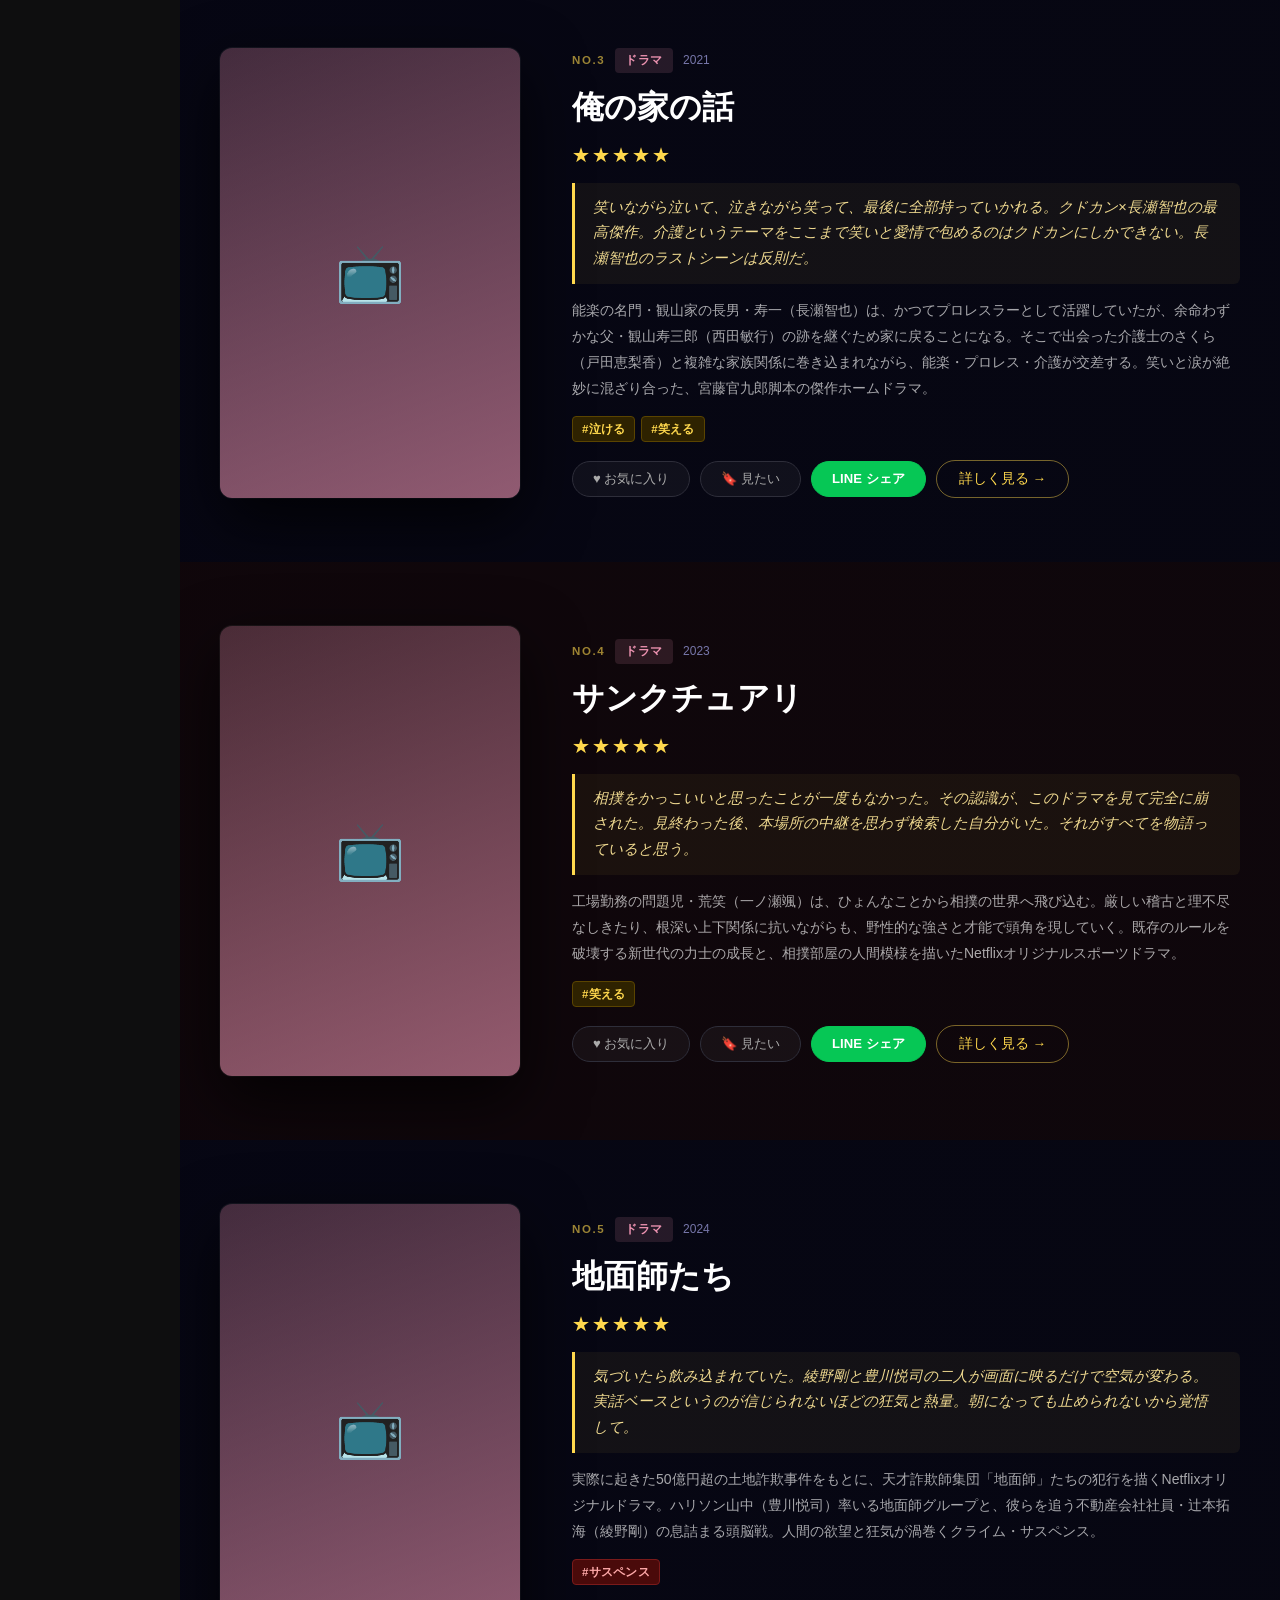
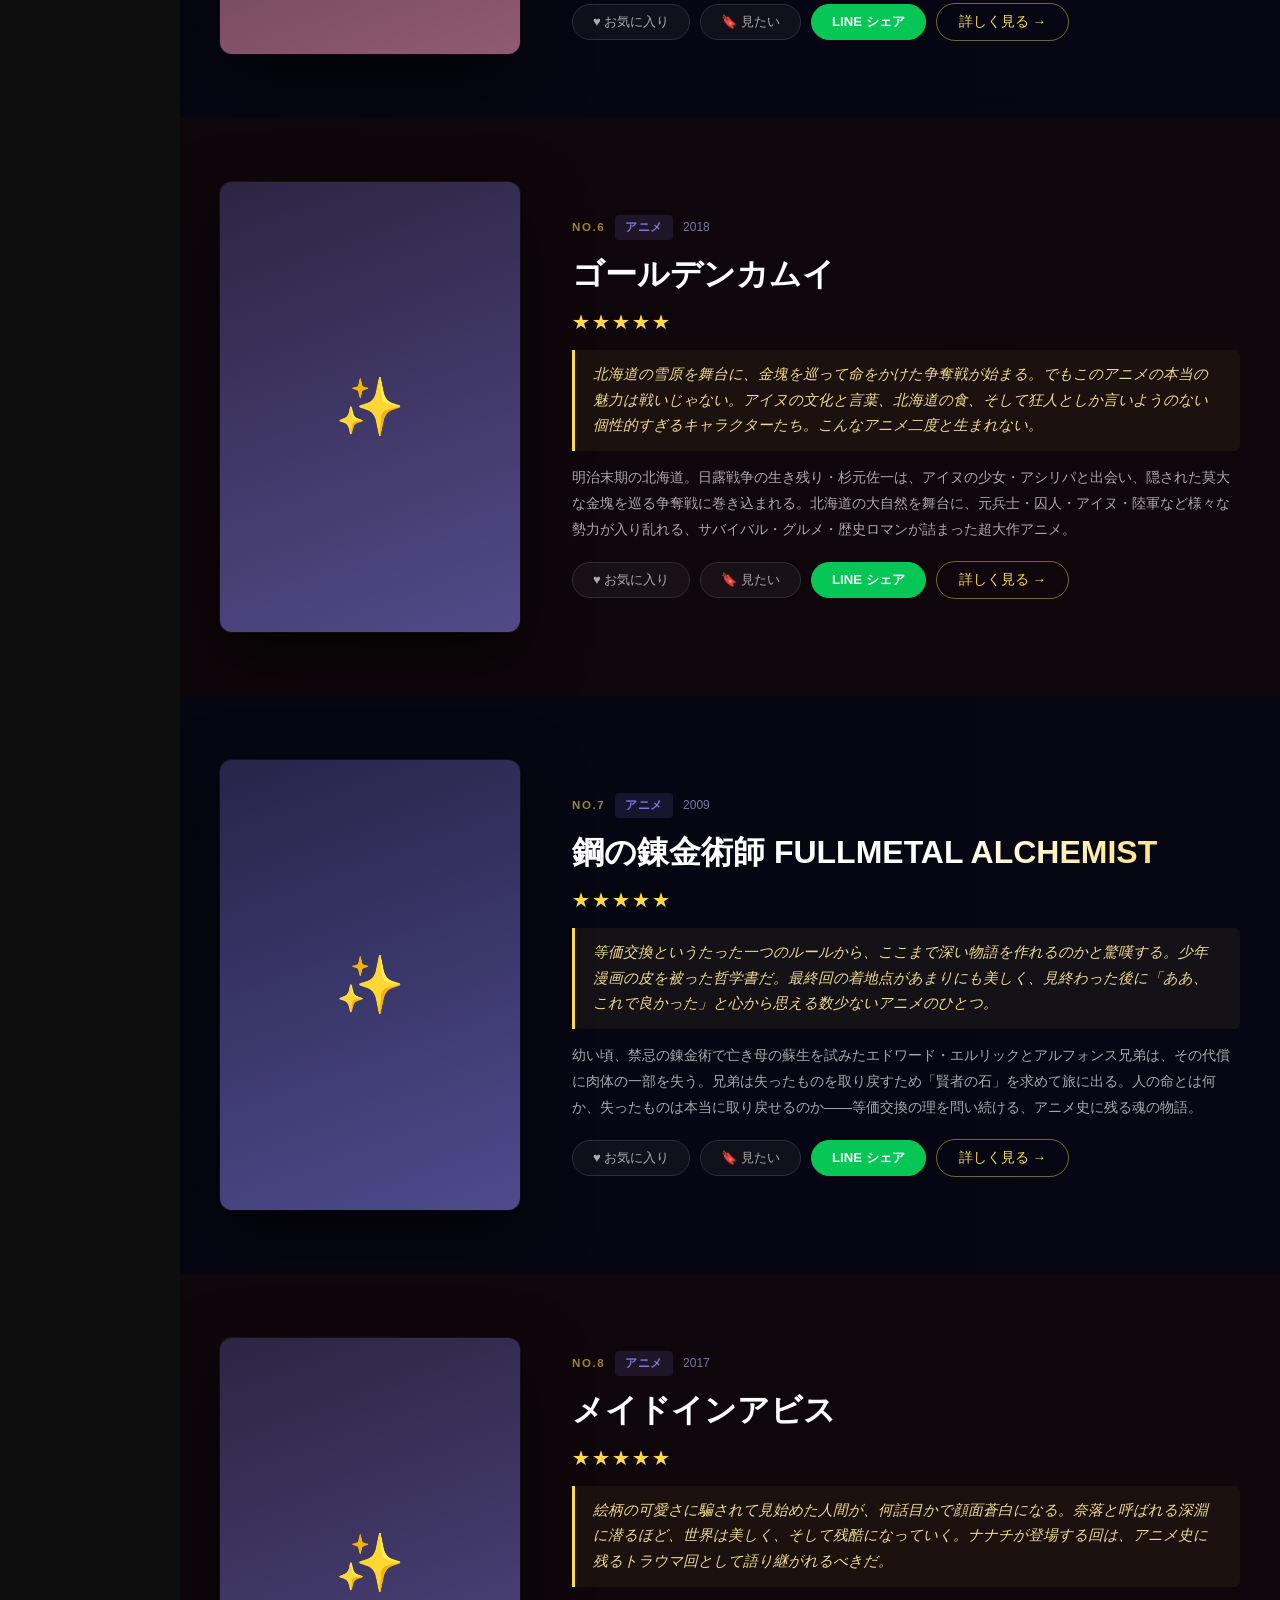
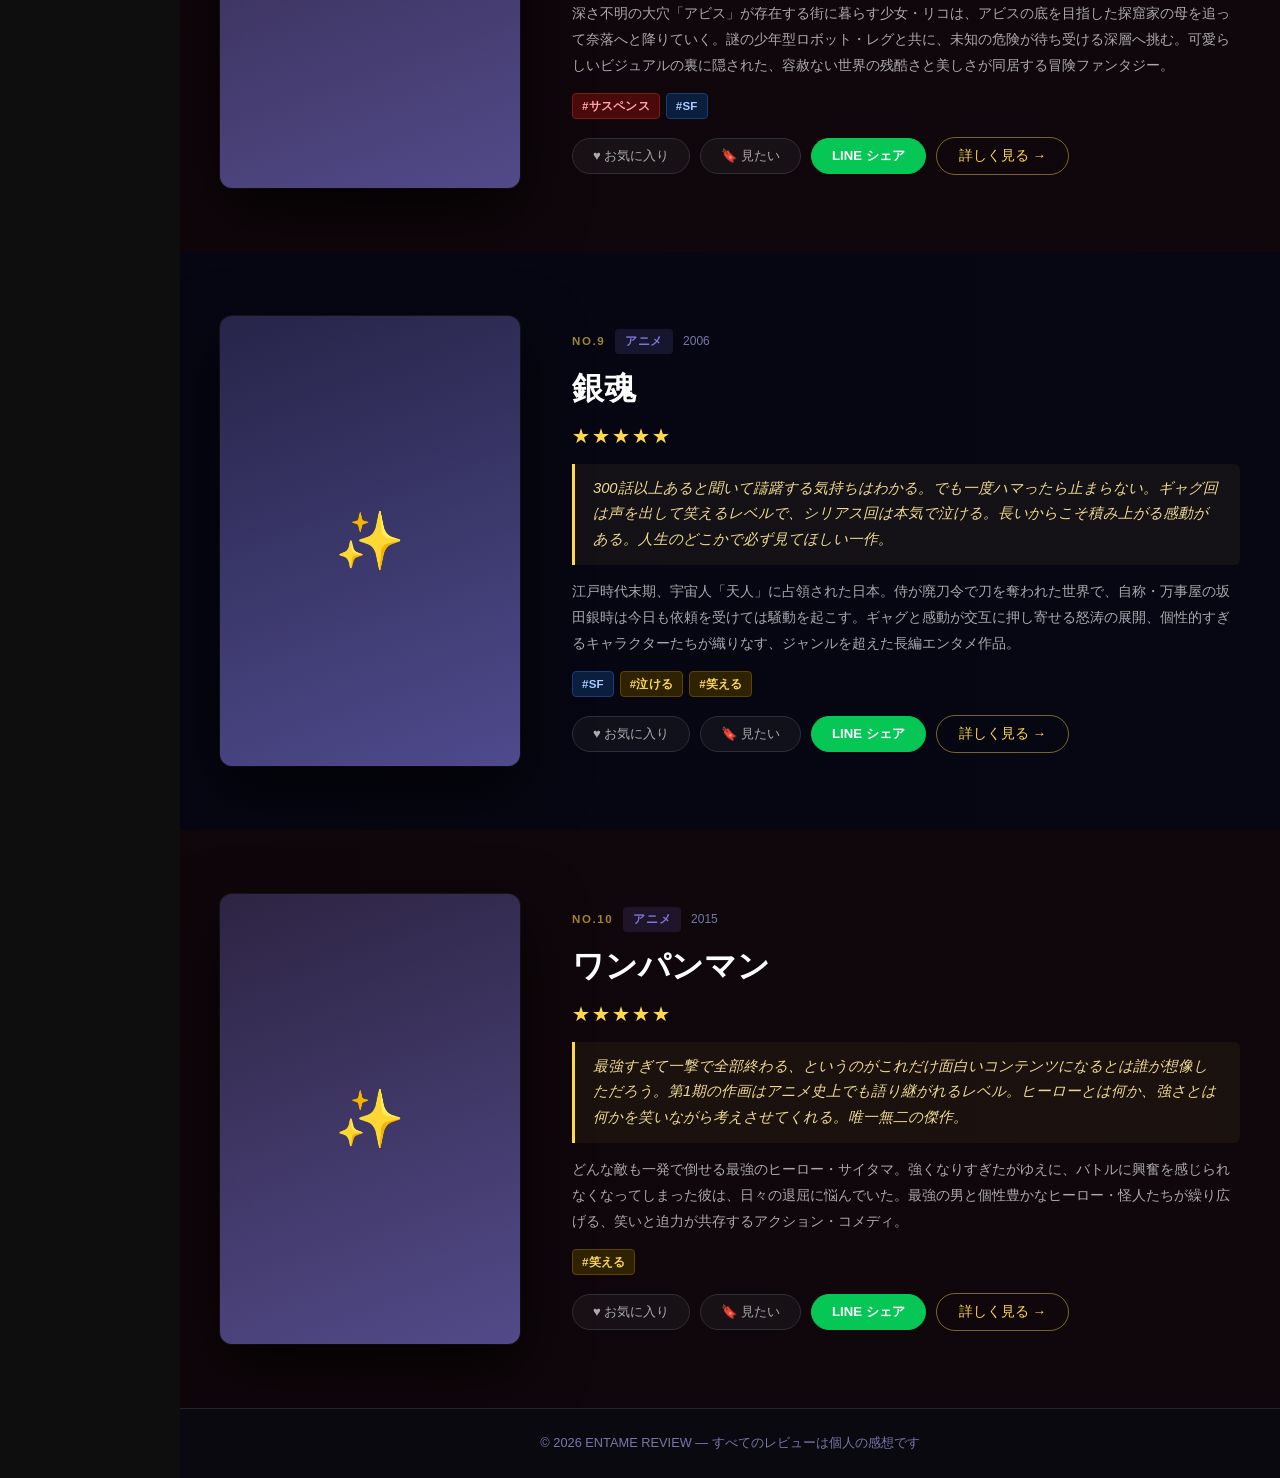
<file: osusume.html>
<!DOCTYPE html>
<html lang="ja">
<head>
  <meta charset="UTF-8">
  <meta name="viewport" content="width=device-width, initial-scale=1.0">
  <title>管理人おすすめ — ENTAME REVIEW</title>
  <link rel="stylesheet" href="style.css">
  <style>
    /* ヘッダーエリア */
    .osusume-hero {
      background: linear-gradient(135deg, #0a0814 0%, #0d0010 50%, #000a1a 100%);
      border-bottom: 1px solid #1e1a2e;
      padding: 40px 20px 36px;
    }
    .osusume-hero-inner {
      max-width: 960px;
      margin: 0 auto;
    }
    .osusume-hero-title {
      font-size: 2rem;
      font-weight: 900;
      color: #fff;
      margin-bottom: 8px;
    }
    .osusume-hero-sub {
      font-size: 0.92rem;
      color: #aaa;
      margin-bottom: 20px;
    }
    .osusume-edit-btn {
      padding: 9px 22px;
      border-radius: 999px;
      border: 1.5px solid rgba(255, 216, 77, 0.4);
      background: transparent;
      color: #ffd84d;
      font-size: 0.85rem;
      font-family: inherit;
      cursor: pointer;
      transition: background 0.2s;
    }
    .osusume-edit-btn:hover { background: rgba(255, 216, 77, 0.1); }

    /* セクション外枠 */
    .osusume-section {
      padding: 0;
    }

    /* ── 1作品ごとのブロック ─────────────────────── */
    .osusume-item {
      position: relative;
      overflow: hidden;
      min-height: 500px;
      display: flex;
      align-items: center;
    }

    /* 奇数・偶数で基底色を微妙に変える */
    .osusume-item:nth-child(odd)  { background: #080810; }
    .osusume-item:nth-child(even) { background: #0c080e; }

    /* ぼかし背景画像 */
    .osusume-item-bg {
      position: absolute;
      inset: -40px;
      background-size: cover;
      background-position: center;
      filter: blur(32px) brightness(0.28) saturate(1.3);
      z-index: 0;
      transform: scale(1.05);
    }

    /* 暗めオーバーレイ（奇数・偶数で色味を少し変える） */
    .osusume-item:nth-child(odd)  .osusume-item-overlay {
      background: linear-gradient(to right, rgba(6,6,20,0.82) 0%, rgba(6,6,20,0.60) 100%);
    }
    .osusume-item:nth-child(even) .osusume-item-overlay {
      background: linear-gradient(to right, rgba(16,6,10,0.82) 0%, rgba(16,6,10,0.60) 100%);
    }
    .osusume-item-overlay {
      position: absolute;
      inset: 0;
      z-index: 1;
    }

    /* コンテンツ全体 */
    .osusume-item-inner {
      position: relative;
      z-index: 2;
      width: 100%;
      max-width: 1100px;
      margin: 0 auto;
      padding: 64px 40px;
      display: flex;
      gap: 52px;
      align-items: center;
    }

    /* ── 左：ポスター ────────────────────────────── */
    .osusume-item-left {
      flex: 0 0 300px;
      width: 300px;
    }
    .osusume-item-poster-wrap {
      width: 300px;
      height: 450px;
      border-radius: 12px;
      overflow: hidden;
      box-shadow: 0 24px 64px rgba(0,0,0,0.75), 0 0 0 1px rgba(255,255,255,0.06);
      transition: transform 0.35s ease, box-shadow 0.35s ease;
    }
    .osusume-item-poster-wrap:hover {
      transform: scale(1.03);
      box-shadow: 0 32px 80px rgba(0,0,0,0.85), 0 0 0 1px rgba(255,255,255,0.1);
    }
    .osusume-item-poster {
      width: 100%;
      height: 100%;
      object-fit: cover;
      display: block;
    }
    .osusume-item-poster-ph {
      width: 100%;
      height: 100%;
      display: flex;
      align-items: center;
      justify-content: center;
      font-size: 3.5rem;
    }

    /* ── 右：テキストエリア ─────────────────────── */
    .osusume-item-right {
      flex: 1;
      min-width: 0;
      display: flex;
      flex-direction: column;
      gap: 14px;
    }
    .osusume-item-meta {
      display: flex;
      align-items: center;
      gap: 10px;
      flex-wrap: wrap;
    }
    .osusume-item-number {
      font-size: 0.72rem;
      font-weight: 900;
      color: rgba(255,216,77,0.6);
      letter-spacing: 0.14em;
      text-transform: uppercase;
    }

    /* グラデーションタイトル */
    .osusume-item-title {
      font-size: 2rem;
      font-weight: 900;
      line-height: 1.25;
      margin: 0;
      background: linear-gradient(135deg, #ffffff 55%, #ffd84d 100%);
      -webkit-background-clip: text;
      -webkit-text-fill-color: transparent;
      background-clip: text;
    }

    /* 管理人コメント：引用ブロック */
    .osusume-item-comment {
      margin: 0;
      padding: 12px 18px;
      border-left: 3px solid #ffd84d;
      background: rgba(255, 216, 77, 0.05);
      border-radius: 0 6px 6px 0;
      color: #f0da90;
      font-size: 0.92rem;
      font-style: italic;
      line-height: 1.75;
    }

    /* あらすじ */
    .osusume-item-synopsis {
      margin: 0;
      color: rgba(255,255,255,0.65);
      font-size: 0.875rem;
      line-height: 1.85;
      display: -webkit-box;
      -webkit-line-clamp: 4;
      -webkit-box-orient: vertical;
      overflow: hidden;
    }

    /* タグ */
    .osusume-item-tags {
      display: flex;
      flex-wrap: wrap;
      gap: 6px;
    }

    /* ボタン群 */
    .osusume-item-actions {
      display: flex;
      gap: 10px;
      flex-wrap: wrap;
      align-items: center;
      margin-top: 4px;
    }
    .osusume-item-btn {
      padding: 8px 20px;
      border-radius: 999px;
      border: 1.5px solid #2e2e3a;
      background: rgba(255,255,255,0.04);
      color: #aaa;
      font-size: 0.82rem;
      font-family: inherit;
      cursor: pointer;
      transition: all 0.2s;
    }
    .osusume-item-btn:hover { border-color: #555; color: #e8e8e8; background: rgba(255,255,255,0.08); }
    .osusume-item-btn.card-fav-btn.active  { color: #ff6b8a; border-color: rgba(255,107,138,0.4); background: rgba(255,107,138,0.08); }
    .osusume-item-btn.card-wish-btn.active { color: #ffd84d; border-color: rgba(255,216,77,0.4);  background: rgba(255,216,77,0.08);  }
    .osusume-item-btn.card-line-btn        { background: #06C755; color: #fff; border-color: #06C755; font-weight: 700; }
    .osusume-item-btn.card-line-btn:hover  { background: #05b34d; border-color: #05b34d; color: #fff; }
    .osusume-detail-btn {
      padding: 9px 22px;
      border-radius: 999px;
      border: 1.5px solid rgba(255,216,77,0.45);
      background: transparent;
      color: #ffd84d;
      font-size: 0.85rem;
      font-family: inherit;
      cursor: pointer;
      transition: background 0.2s;
    }
    .osusume-detail-btn:hover { background: rgba(255,216,77,0.1); }

    /* ── タブバー ────────────────────────────────── */
    .osusume-tab-bar {
      background: rgba(0,0,0,0.35);
      border-bottom: 1px solid #1e1a2e;
    }
    .osusume-tab-inner {
      max-width: 960px;
      margin: 0 auto;
      padding: 0 20px;
      display: flex;
      gap: 0;
      overflow-x: auto;
      scrollbar-width: none;
    }
    .osusume-tab-inner::-webkit-scrollbar { display: none; }
    .osusume-tab-btn {
      flex-shrink: 0;
      padding: 14px 22px;
      background: transparent;
      border: none;
      border-bottom: 3px solid transparent;
      color: #888;
      font-size: 0.88rem;
      font-family: inherit;
      cursor: pointer;
      transition: color 0.2s, border-color 0.2s;
      position: relative;
      top: 1px;
    }
    .osusume-tab-btn:hover { color: #ccc; }
    .osusume-tab-btn.active {
      color: #ffd84d;
      border-bottom-color: #ffd84d;
      font-weight: 700;
    }
    .osusume-tab-count {
      font-size: 0.75rem;
      opacity: 0.7;
      margin-left: 4px;
    }

    /* フェードアニメーション */
    #osusumeGrid {
      transition: opacity 0.22s ease;
    }
    #osusumeGrid.fading {
      opacity: 0;
    }

    /* ローディング */
    .osusume-loading {
      text-align: center;
      color: #888;
      padding: 80px 20px;
      font-size: 1rem;
    }

    /* ── レスポンシブ ──────────────────────────── */
    @media (max-width: 800px) {
      .osusume-item-inner { flex-direction: column; padding: 40px 20px; gap: 28px; align-items: flex-start; }
      .osusume-item-left  { flex: none; width: 100%; }
      .osusume-item-poster-wrap { width: 160px; height: 240px; }
      .osusume-item-title { font-size: 1.4rem; }
      .osusume-item { min-height: auto; }
    }
  </style>
</head>
<body>

  <nav class="sidebar">
    <div class="sidebar-logo"><a href="index.html">ENTAME<span class="logo-accent">REVIEW</span></a></div>
    <div class="sidebar-items">
      <a href="index.html" class="sidebar-item"><span class="sidebar-icon">✏️</span><span class="sidebar-text">あなたのレビューを投稿</span></a>
      <a href="index.html" class="sidebar-item"><span class="sidebar-icon">🎯</span><span class="sidebar-text">あなたにぴったりの作品を探す</span></a>
      <a href="reviews.html" class="sidebar-item"><span class="sidebar-icon">💬</span><span class="sidebar-text">みんなのレビュー</span></a>
      <a href="blog.html" class="sidebar-item"><span class="sidebar-icon">📝</span><span class="sidebar-text">コラム・考察を読む</span></a>
      <a href="osusume.html" class="sidebar-item"><span class="sidebar-icon">👑</span><span class="sidebar-text">管理人が厳選した作品</span></a>
      <a href="ranking.html" class="sidebar-item"><span class="sidebar-icon">🏆</span><span class="sidebar-text">いいねランキング</span></a>
      <a href="actor.html" class="sidebar-item"><span class="sidebar-icon">🎭</span><span class="sidebar-text">お気に入りの俳優を探す</span></a>
    </div>
    <div class="sidebar-counts">
      <span class="sidebar-count-badge">❤️ <span id="favNum">0</span></span>
      <span class="sidebar-count-badge">🔖 <span id="wishNum">0</span></span>
    </div>
  </nav>
  <nav class="bottom-tabbar">
    <a href="index.html" class="btab-item"><span class="btab-icon">🏠</span><span>ホーム</span></a>
    <button class="btab-item" id="btabSearchBtn"><span class="btab-icon">🔍</span><span>検索</span></button>
    <button class="btab-item" id="btabWriteBtn"><span class="btab-icon">✏️</span><span>投稿</span></button>
    <a href="osusume.html" class="btab-item"><span class="btab-icon">👑</span><span>おすすめ</span></a>
    <button class="btab-item" id="btabMenuBtn"><span class="btab-icon">☰</span><span>メニュー</span></button>
  </nav>

  <header class="site-header">
    <div class="header-inner">
      <div class="site-logo"><a href="index.html" style="color:inherit;text-decoration:none;">ENTAME<span class="logo-accent">REVIEW</span></a></div>
      <p class="site-tagline">漫画・アニメ・映画・ドラマ のレビューをお届け</p>
    </div>
  </header>

  <section class="osusume-hero">
    <div class="osusume-hero-inner">
      <a href="index.html" class="special-back">← トップに戻る</a>
      <h1 class="osusume-hero-title">管理人おすすめ</h1>
      <p class="osusume-hero-sub">管理人が厳選したおすすめ作品です。</p>
      <button id="ichoshiBtn" class="osusume-edit-btn admin-only">おすすめ編集</button>
    </div>
  </section>

  <div class="osusume-tab-bar">
    <div class="osusume-tab-inner" id="osusumeTabBar"></div>
  </div>

  <main>
    <section class="osusume-section">
      <div id="osusumeGrid">
        <p class="osusume-loading">読み込んでいます…</p>
      </div>
    </section>
  </main>

  <footer class="site-footer">
    <p>© 2026 ENTAME REVIEW — すべてのレビューは個人の感想です</p>
  </footer>

  <!-- レビュー詳細モーダル -->
  <div id="modalOverlay"></div>
  <div id="modal" role="dialog" aria-modal="true">
    <button id="modalClose" aria-label="閉じる">✕</button>
    <div id="modalContent"></div>
  </div>

  <!-- おすすめ編集モーダル -->
  <div id="ichoshiEditOverlay"></div>
  <div id="ichoshiEditModal" role="dialog" aria-modal="true">
    <button id="ichoshiEditClose" aria-label="閉じる">✕</button>
    <div id="ichoshiEditContent"></div>
  </div>

  <script src="osusume.js"></script>
  <script src="data.js"></script>
  <script src="modal.js"></script>
  <script src="app.js"></script>
  <script src="osusume-page.js"></script>
  <script src="drawer.js"></script>
</body>
</html>
</file>
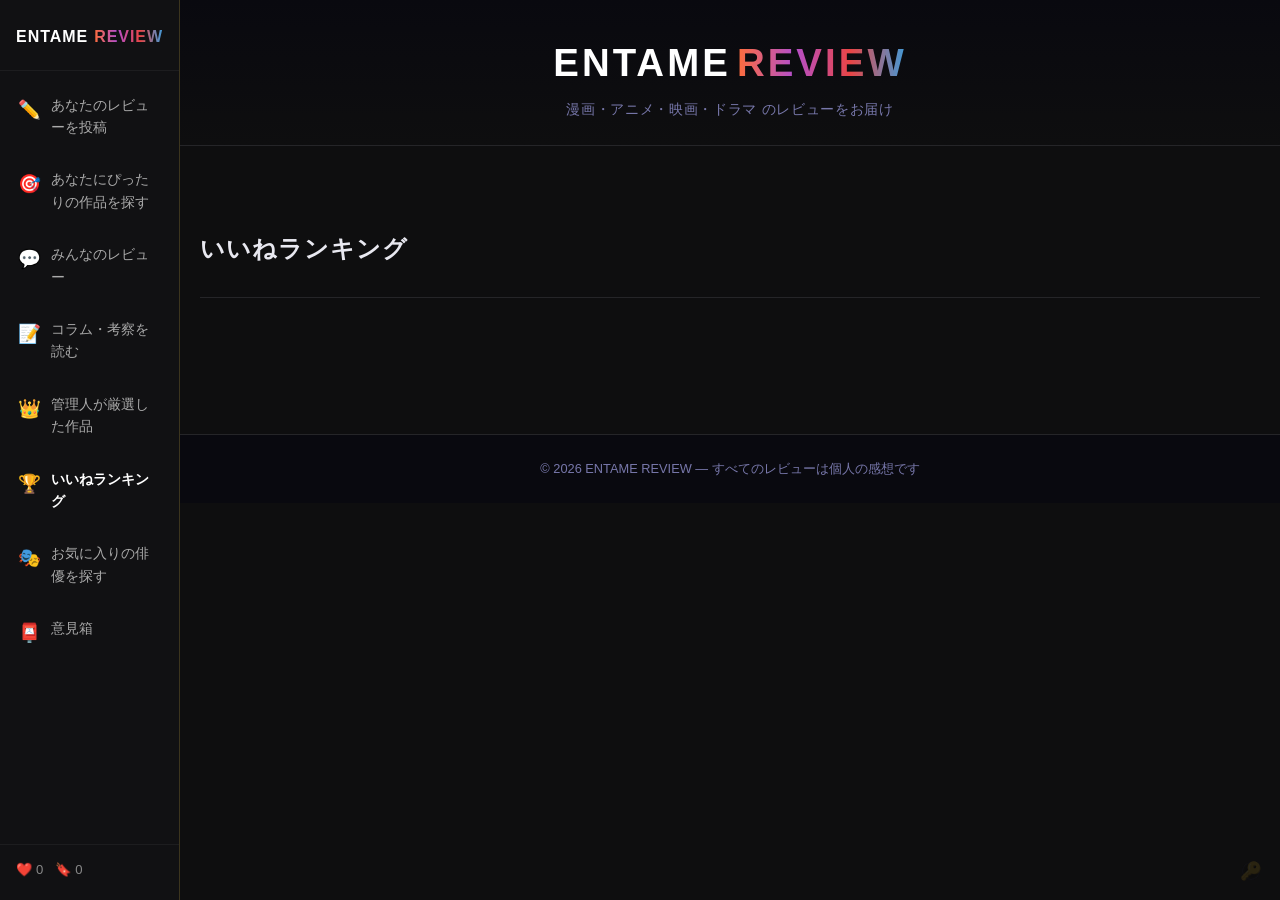
<file: ranking.html>
<!DOCTYPE html>
<html lang="ja">
<head>
  <meta charset="UTF-8">
  <meta name="viewport" content="width=device-width, initial-scale=1.0">
  <title>いいねランキング — ENTAME REVIEW</title>
  <link rel="stylesheet" href="style.css">
  <style>
    /* ── ランキングヒーロー ─────────────────────────── */
    .ranking-hero {
      padding: 36px 0 28px;
      border-bottom: 1px solid var(--border);
      margin-bottom: 32px;
      display: flex;
      align-items: baseline;
      gap: 20px;
      flex-wrap: wrap;
    }
    .ranking-hero-title {
      font-size: 1.5rem;
      font-weight: 900;
      letter-spacing: 0.04em;
    }
    .ranking-updated {
      font-size: 0.78rem;
      color: var(--muted);
    }
    .ranking-empty {
      text-align: center;
      color: var(--muted);
      padding: 80px 20px;
      font-size: 1rem;
    }

    /* ── TOP 3 大カード ─────────────────────────────── */
    .ranking-top3 {
      display: grid;
      grid-template-columns: repeat(3, 1fr);
      gap: 18px;
      margin-bottom: 40px;
    }
    @media (max-width: 700px) {
      .ranking-top3 { grid-template-columns: 1fr; }
    }

    .rank-top-card {
      border-radius: 14px;
      overflow: hidden;
      background: var(--card-bg);
      border: 1px solid var(--border);
      cursor: pointer;
      transition: transform 0.2s, box-shadow 0.2s;
      position: relative;
    }
    .rank-top-card:hover {
      transform: translateY(-4px);
      box-shadow: var(--shadow);
    }
    .rank-top-card.gold   { border-color: #ffd84d88; }
    .rank-top-card.silver { border-color: #b0b8c488; }
    .rank-top-card.bronze { border-color: #cd7f3288; }

    .rank-top-poster {
      width: 100%;
      aspect-ratio: 2 / 3;
      overflow: hidden;
      background: #1a1a22;
      position: relative;
    }
    .rank-top-poster img {
      width: 100%; height: 100%;
      object-fit: cover; display: block;
      transition: transform 0.3s;
    }
    .rank-top-card:hover .rank-top-poster img { transform: scale(1.04); }
    .rank-top-poster-ph {
      width: 100%; height: 100%;
      display: flex; align-items: center; justify-content: center;
      font-size: 3rem; color: var(--muted);
    }

    .rank-badge {
      position: absolute;
      top: 10px; left: 10px;
      width: 36px; height: 36px;
      border-radius: 50%;
      display: flex; align-items: center; justify-content: center;
      font-size: 0.78rem; font-weight: 900;
      z-index: 1;
    }
    .rank-badge.gold   { background: #ffd84d; color: #000; }
    .rank-badge.silver { background: #b0b8c4; color: #000; }
    .rank-badge.bronze { background: #cd7f32; color: #fff; }

    .rank-top-info {
      padding: 14px 16px 16px;
    }
    .rank-top-title {
      font-size: 0.95rem; font-weight: 700;
      line-height: 1.4; margin-bottom: 6px;
    }
    .rank-top-meta {
      font-size: 0.76rem; color: var(--muted); margin-bottom: 8px;
    }
    .rank-top-likes {
      font-size: 0.9rem; font-weight: 700;
    }
    .rank-top-likes.gold   { color: #ffd84d; }
    .rank-top-likes.silver { color: #b0b8c4; }
    .rank-top-likes.bronze { color: #cd7f32; }

    /* ── 4位以降 リスト ─────────────────────────────── */
    .ranking-list-label {
      font-size: 0.78rem;
      font-weight: 700;
      color: var(--muted);
      letter-spacing: 0.1em;
      text-transform: uppercase;
      margin-bottom: 12px;
    }
    .ranking-list {
      display: flex;
      flex-direction: column;
      gap: 4px;
    }
    .rank-list-item {
      display: flex;
      align-items: center;
      gap: 14px;
      padding: 10px 14px;
      border-radius: 10px;
      background: var(--card-bg);
      border: 1px solid var(--border);
      cursor: pointer;
      transition: background 0.15s, border-color 0.15s;
    }
    .rank-list-item:hover {
      background: rgba(255,255,255,0.04);
      border-color: #353540;
    }
    .rank-list-num {
      flex: 0 0 36px;
      font-size: 0.88rem;
      font-weight: 700;
      color: var(--muted);
      text-align: center;
    }
    .rank-list-poster {
      flex: 0 0 44px;
      width: 44px; height: 64px;
      border-radius: 4px;
      overflow: hidden;
      background: #1a1a22;
    }
    .rank-list-poster img {
      width: 100%; height: 100%;
      object-fit: cover; display: block;
    }
    .rank-list-poster-ph {
      width: 100%; height: 100%;
      display: flex; align-items: center; justify-content: center;
      font-size: 1.2rem;
    }
    .rank-list-info { flex: 1; min-width: 0; }
    .rank-list-title {
      font-size: 0.88rem; font-weight: 700;
      white-space: nowrap; overflow: hidden; text-overflow: ellipsis;
    }
    .rank-list-meta {
      font-size: 0.72rem; color: var(--muted); margin-top: 2px;
    }
    .rank-list-likes {
      flex: 0 0 auto;
      font-size: 0.84rem; font-weight: 700; color: #ff6b8a;
      white-space: nowrap;
    }
  </style>
</head>
<body>

  <nav class="sidebar">
    <div class="sidebar-logo"><a href="index.html">ENTAME<span class="logo-accent">REVIEW</span></a></div>
    <div class="sidebar-items">
      <a href="index.html" class="sidebar-item"><span class="sidebar-icon">✏️</span><span class="sidebar-text">あなたのレビューを投稿</span></a>
      <a href="index.html" class="sidebar-item"><span class="sidebar-icon">🎯</span><span class="sidebar-text">あなたにぴったりの作品を探す</span></a>
      <a href="reviews.html" class="sidebar-item"><span class="sidebar-icon">💬</span><span class="sidebar-text">みんなのレビュー</span></a>
      <a href="blog.html" class="sidebar-item"><span class="sidebar-icon">📝</span><span class="sidebar-text">コラム・考察を読む</span></a>
      <a href="osusume.html" class="sidebar-item"><span class="sidebar-icon">👑</span><span class="sidebar-text">管理人が厳選した作品</span></a>
      <a href="ranking.html" class="sidebar-item"><span class="sidebar-icon">🏆</span><span class="sidebar-text">いいねランキング</span></a>
      <a href="actor.html" class="sidebar-item"><span class="sidebar-icon">🎭</span><span class="sidebar-text">お気に入りの俳優を探す</span></a>
    </div>
    <div class="sidebar-counts">
      <span class="sidebar-count-badge">❤️ <span id="favNum">0</span></span>
      <span class="sidebar-count-badge">🔖 <span id="wishNum">0</span></span>
    </div>
  </nav>

  <nav class="bottom-tabbar">
    <a href="index.html" class="btab-item"><span class="btab-icon">🏠</span><span>ホーム</span></a>
    <button class="btab-item" id="btabSearchBtn"><span class="btab-icon">🔍</span><span>検索</span></button>
    <button class="btab-item" id="btabWriteBtn"><span class="btab-icon">✏️</span><span>投稿</span></button>
    <a href="osusume.html" class="btab-item"><span class="btab-icon">👑</span><span>おすすめ</span></a>
    <button class="btab-item" id="btabMenuBtn"><span class="btab-icon">☰</span><span>メニュー</span></button>
  </nav>

  <header class="site-header">
    <div class="header-inner">
      <div class="site-logo"><a href="index.html" style="color:inherit;text-decoration:none;">ENTAME<span class="logo-accent">REVIEW</span></a></div>
      <p class="site-tagline">漫画・アニメ・映画・ドラマ のレビューをお届け</p>
    </div>
  </header>

  <main>
    <section class="reviews-section">
      <div class="section-inner">

        <div class="ranking-hero">
          <h2 class="ranking-hero-title">いいねランキング</h2>
          <span class="ranking-updated" id="rankingUpdated"></span>
        </div>

        <p class="ranking-empty" id="rankingEmpty" style="display:none;">
          まだいいねされた作品がありません。<br>
          <a href="index.html" style="color:var(--text);text-decoration:underline;">レビュー一覧</a> から作品を❤️してみましょう。
        </p>

        <div class="ranking-top3" id="rankingTop3"></div>

        <p class="ranking-list-label" id="rankingListLabel" style="display:none;">4位以降</p>
        <div class="ranking-list" id="rankingList"></div>

      </div>
    </section>
  </main>

  <footer class="site-footer">
    <p>© 2026 ENTAME REVIEW — すべてのレビューは個人の感想です</p>
  </footer>

  <div id="modalOverlay"></div>
  <div id="modal" role="dialog" aria-modal="true">
    <button id="modalClose" aria-label="閉じる">✕</button>
    <div id="modalContent"></div>
  </div>

  <script src="data.js"></script>
  <script src="modal.js"></script>
  <script src="drawer.js"></script>
  <script>
    const RANK_TMDB_KEY  = 'acb6aa56f60387a6985935f25c94704e';
    const RANK_TMDB_BASE = 'https://api.themoviedb.org/3';
    const RANK_TMDB_IMG  = 'https://image.tmdb.org/t/p/w185';

    const MEDAL = ['gold','silver','bronze'];
    const MEDAL_LABEL = ['1st','2nd','3rd'];

    // ── データ集計 ───────────────────────────────────
    function buildRankingData() {
      const favTitles       = new Set(JSON.parse(localStorage.getItem('favorites')        || '[]'));
      const communityRevs   = JSON.parse(localStorage.getItem('communityReviews') || '[]');
      const reviewLikes     = JSON.parse(localStorage.getItem('reviewLikes')      || '{}');
      const myRevs          = JSON.parse(localStorage.getItem('myReviews')        || '[]');
      const allMaster       = [...reviews, ...myRevs];

      const scoreMap = {};

      // お気に入り：各タイトル = 1いいね
      favTitles.forEach(title => {
        if (!scoreMap[title]) scoreMap[title] = { count: 0, rev: null };
        scoreMap[title].count += 1;
      });

      // コミュニティレビューのいいね数を加算
      communityRevs.forEach(cr => {
        const likes = reviewLikes[String(cr.id)] || 0;
        if (likes > 0) {
          if (!scoreMap[cr.title]) scoreMap[cr.title] = { count: 0, rev: null };
          scoreMap[cr.title].count += likes;
        }
      });

      // 各タイトルの詳細データを付与
      Object.keys(scoreMap).forEach(title => {
        scoreMap[title].rev =
          allMaster.find(r => r.title === title) ||
          communityRevs.find(r => r.title === title) ||
          { title, genre: '', year: '', image: '', posterUrl: '' };
      });

      return Object.entries(scoreMap)
        .filter(([, v]) => v.count > 0)
        .sort((a, b) => b[1].count - a[1].count)
        .slice(0, 100)
        .map(([title, v], i) => ({ rank: i + 1, title, count: v.count, rev: v.rev }));
    }

    // ── カード クリック ──────────────────────────────
    function handleCardClick(title) {
      const myRevs    = JSON.parse(localStorage.getItem('myReviews') || '[]');
      const allMaster = [...reviews, ...myRevs];
      const found     = allMaster.find(r => r.title === title);
      if (found && typeof openModal === 'function') openModal(found);
    }

    // ── ランキング描画 ───────────────────────────────
    function renderRanking() {
      const ranked  = buildRankingData();
      const top3El  = document.getElementById('rankingTop3');
      const listEl  = document.getElementById('rankingList');
      const emptyEl = document.getElementById('rankingEmpty');
      const labelEl = document.getElementById('rankingListLabel');
      const updEl   = document.getElementById('rankingUpdated');

      // 最終更新
      const now = new Date();
      updEl.textContent = `最終更新：${now.getFullYear()}/${now.getMonth()+1}/${now.getDate()} ${String(now.getHours()).padStart(2,'0')}:${String(now.getMinutes()).padStart(2,'0')}`;

      if (ranked.length === 0) {
        emptyEl.style.display = '';
        top3El.style.display  = 'none';
        return;
      }

      // TOP 3
      const top3 = ranked.slice(0, 3);
      top3El.innerHTML = top3.map((item, i) => {
        const medal = MEDAL[i];
        const r     = item.rev;
        const genre = r.genre ? genreLabel(r.genre) : (r.genre || '');
        const year  = r.year  || '';
        return `
          <div class="rank-top-card ${medal}" onclick="handleCardClick('${item.title.replace(/'/g,"\\'")}')">
            <div class="rank-top-poster" data-rank-title="${item.title.replace(/"/g,'&quot;')}">
              <div class="rank-top-poster-ph">🎬</div>
              <div class="rank-badge ${medal}">${item.rank}</div>
            </div>
            <div class="rank-top-info">
              <p class="rank-top-title">${item.title}</p>
              <p class="rank-top-meta">${[genre, year].filter(Boolean).join('　')}</p>
              <p class="rank-top-likes ${medal}">❤️ ${item.count}</p>
            </div>
          </div>`;
      }).join('');

      // 4位以降
      const rest = ranked.slice(3);
      if (rest.length > 0) {
        labelEl.style.display = '';
        listEl.innerHTML = rest.map(item => {
          const r     = item.rev;
          const genre = r.genre ? genreLabel(r.genre) : (r.genre || '');
          const year  = r.year  || '';
          return `
            <div class="rank-list-item" onclick="handleCardClick('${item.title.replace(/'/g,"\\'")}')">
              <span class="rank-list-num">${item.rank}</span>
              <div class="rank-list-poster" data-rank-title="${item.title.replace(/"/g,'&quot;')}">
                <div class="rank-list-poster-ph">🎬</div>
              </div>
              <div class="rank-list-info">
                <p class="rank-list-title">${item.title}</p>
                <p class="rank-list-meta">${[genre, year].filter(Boolean).join('　')}</p>
              </div>
              <span class="rank-list-likes">❤️ ${item.count}</span>
            </div>`;
        }).join('');
      }

      // ポスター遅延取得
      loadRankPosters();
    }

    // ── ポスター取得（バッチ） ───────────────────────
    function genreLabel(g) {
      const map = { movie:'映画', anime:'アニメ', drama:'ドラマ', manga:'漫画' };
      return map[g] || g || '';
    }

    async function loadRankPosters() {
      const targets = document.querySelectorAll('[data-rank-title]');
      for (const el of targets) {
        const title = el.dataset.rankTitle;
        try {
          const res  = await fetch(`${RANK_TMDB_BASE}/search/multi?api_key=${RANK_TMDB_KEY}&language=ja-JP&query=${encodeURIComponent(title)}`);
          const data = await res.json();
          const hit  = (data.results || []).find(r => r.poster_path);
          if (!hit) continue;
          const img = document.createElement('img');
          img.src     = RANK_TMDB_IMG + hit.poster_path;
          img.alt     = title;
          img.loading = 'lazy';
          const ph = el.querySelector('.rank-top-poster-ph, .rank-list-poster-ph');
          if (ph) ph.replaceWith(img);
        } catch(e) {}
      }
    }

    renderRanking();
  </script>
</body>
</html>
</file>
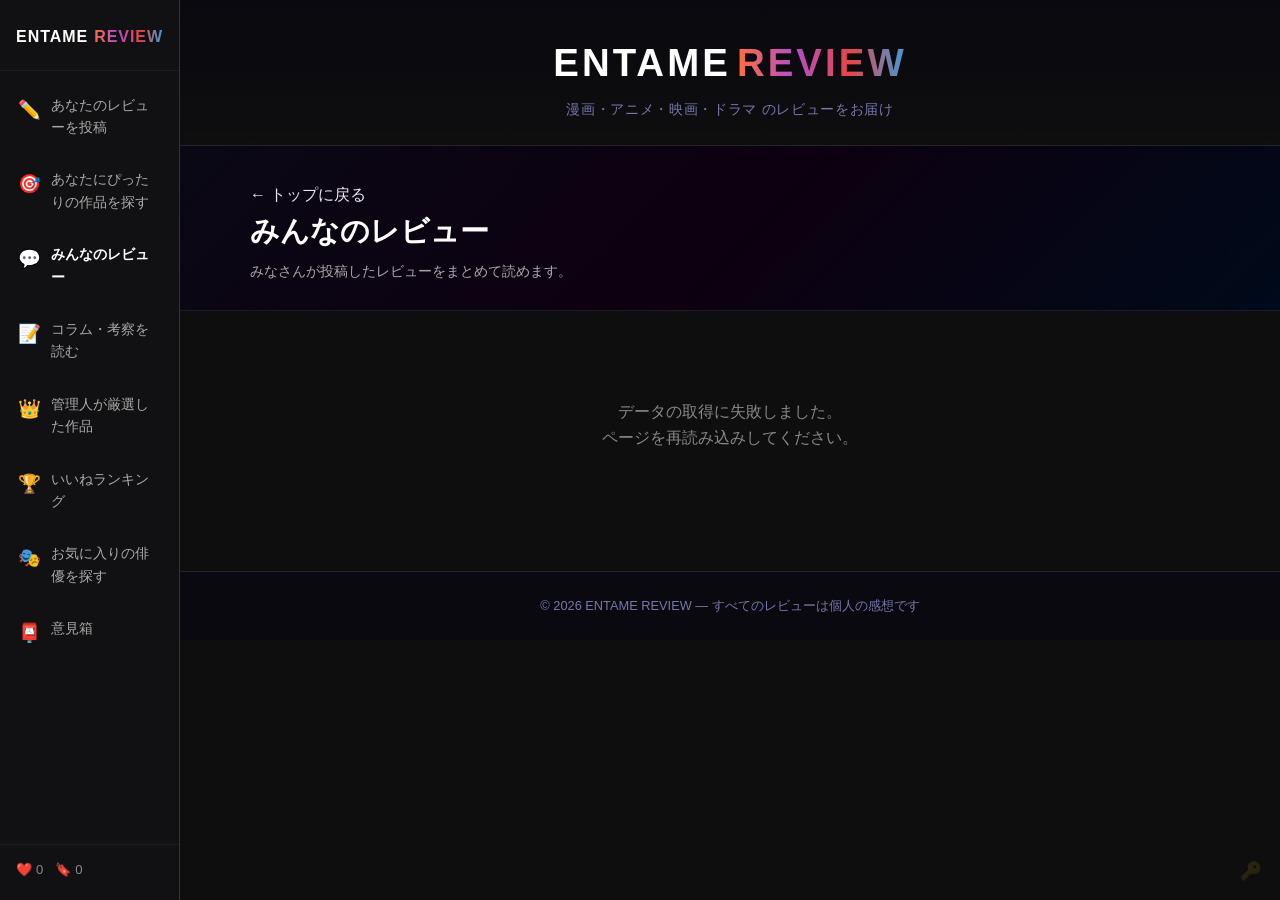
<file: reviews.html>
<!DOCTYPE html>
<html lang="ja">
<head>
  <meta charset="UTF-8">
  <meta name="viewport" content="width=device-width, initial-scale=1.0">
  <title>みんなのレビュー — ENTAME REVIEW</title>
  <link rel="stylesheet" href="style.css">
</head>
<body>

  <nav class="sidebar">
    <div class="sidebar-logo"><a href="index.html">ENTAME<span class="logo-accent">REVIEW</span></a></div>
    <div class="sidebar-items">
      <a href="index.html" class="sidebar-item" id="sideWriteBtn">
        <span class="sidebar-icon">✏️</span>
        <span class="sidebar-text">あなたのレビューを投稿</span>
      </a>
      <a href="index.html" class="sidebar-item" id="sideDiagBtn">
        <span class="sidebar-icon">🎯</span>
        <span class="sidebar-text">あなたにぴったりの作品を探す</span>
      </a>
      <a href="reviews.html" class="sidebar-item">
        <span class="sidebar-icon">💬</span>
        <span class="sidebar-text">みんなのレビュー</span>
      </a>
      <a href="blog.html" class="sidebar-item">
        <span class="sidebar-icon">📝</span>
        <span class="sidebar-text">コラム・考察を読む</span>
      </a>
      <a href="osusume.html" class="sidebar-item">
        <span class="sidebar-icon">👑</span>
        <span class="sidebar-text">管理人が厳選した作品</span>
      </a>
      <a href="ranking.html" class="sidebar-item">
        <span class="sidebar-icon">🏆</span>
        <span class="sidebar-text">いいねランキング</span>
      </a>
      <a href="actor.html" class="sidebar-item">
        <span class="sidebar-icon">🎭</span>
        <span class="sidebar-text">お気に入りの俳優を探す</span>
      </a>
    </div>
    <div class="sidebar-counts">
      <span class="sidebar-count-badge">❤️ <span id="favNum">0</span></span>
      <span class="sidebar-count-badge">🔖 <span id="wishNum">0</span></span>
    </div>
  </nav>

  <nav class="bottom-tabbar">
    <a href="index.html" class="btab-item"><span class="btab-icon">🏠</span><span>ホーム</span></a>
    <button class="btab-item" id="btabSearchBtn"><span class="btab-icon">🔍</span><span>検索</span></button>
    <button class="btab-item" id="btabWriteBtn"><span class="btab-icon">✏️</span><span>投稿</span></button>
    <a href="osusume.html" class="btab-item"><span class="btab-icon">👑</span><span>おすすめ</span></a>
    <button class="btab-item" id="btabMenuBtn"><span class="btab-icon">☰</span><span>メニュー</span></button>
  </nav>

  <header class="site-header">
    <div class="header-inner">
      <div class="site-logo"><a href="index.html" style="color:inherit;text-decoration:none;">ENTAME<span class="logo-accent">REVIEW</span></a></div>
      <p class="site-tagline">漫画・アニメ・映画・ドラマ のレビューをお届け</p>
    </div>
  </header>

  <section class="community-hero">
    <div class="community-hero-inner">
      <a href="index.html" class="special-back">← トップに戻る</a>
      <h1 class="community-hero-title">みんなのレビュー</h1>
      <p class="community-hero-sub">みなさんが投稿したレビューをまとめて読めます。</p>
    </div>
  </section>

  <main>
    <section class="community-section" id="communityList">
      <p class="community-empty" id="communityEmpty">まだレビューがありません。<br>最初のレビューを投稿してみましょう！</p>
    </section>
  </main>

  <footer class="site-footer">
    <p>© 2026 ENTAME REVIEW — すべてのレビューは個人の感想です</p>
  </footer>

  <!-- 詳細モーダル -->
  <div id="modalOverlay"></div>
  <div id="modal" role="dialog" aria-modal="true">
    <button id="modalClose" aria-label="閉じる">✕</button>
    <div id="modalContent"></div>
  </div>

  <script src="data.js"></script>
  <script src="modal.js"></script>
  <script src="drawer.js"></script>
  <script>
    const genreLabels = { movie: '映画', drama: 'ドラマ', anime: 'アニメ' };
    const genreColors = { movie: '#f0997b', drama: '#ed93b1', anime: '#7f77dd' };

    function renderStars(n) {
      return '★'.repeat(n || 0) + '☆'.repeat(5 - (n || 0));
    }

    function getLikes() {
      return JSON.parse(localStorage.getItem('reviewLikes') || '{}');
    }
    function saveLikes(likes) {
      localStorage.setItem('reviewLikes', JSON.stringify(likes));
    }
    function getLiked() {
      return JSON.parse(localStorage.getItem('reviewLiked') || '{}');
    }
    function saveLiked(liked) {
      localStorage.setItem('reviewLiked', JSON.stringify(liked));
    }

    function toggleLike(id, btn) {
      const likes = getLikes();
      const liked = getLiked();
      const key   = String(id);
      if (liked[key]) {
        liked[key] = false;
        likes[key] = Math.max(0, (likes[key] || 1) - 1);
      } else {
        liked[key] = true;
        likes[key] = (likes[key] || 0) + 1;
      }
      saveLikes(likes);
      saveLiked(liked);
      btn.classList.toggle('active', !!liked[key]);
      btn.querySelector('.like-count').textContent = likes[key] || 0;
    }

    const JSONBIN_URL = 'https://api.jsonbin.io/v3/b/69BFD722C3097A1DD54AB8C9';
    const JSONBIN_KEY = '$2a$10$c7tOmJDVAwRdLUqJRydoEO6uM1ULNw22HlMen2QAlHcjlwIblWHYu';

    async function renderCommunity() {
      const list  = document.getElementById('communityList');
      const empty = document.getElementById('communityEmpty');

      list.innerHTML = '<p class="community-empty" style="display:block;">読み込み中…</p>';
      empty.style.display = 'none';

      let reviews = [];
      try {
        const res  = await fetch(JSONBIN_URL + '/latest', { headers: { 'X-Master-Key': JSONBIN_KEY } });
        const data = await res.json();
        reviews = (data.record && data.record.reviews) ? data.record.reviews : [];
      } catch (err) {
        list.innerHTML = '<p class="community-empty" style="display:block;">データの取得に失敗しました。<br>ページを再読み込みしてください。</p>';
        return;
      }

      const likes = getLikes();
      const liked = getLiked();

      if (reviews.length === 0) {
        list.innerHTML = '';
        empty.style.display = '';
        return;
      }
      empty.style.display = 'none';

      const cards = reviews.map(r => {
        const color   = genreColors[r.genre] || '#888';
        const gLabel  = genreLabels[r.genre] || '';
        const poster  = r.posterUrl
          ? `<img src="${r.posterUrl}" alt="${r.title}" loading="lazy" style="cursor:pointer;transition:opacity 0.2s;" onmouseenter="this.style.opacity='0.8'" onmouseleave="this.style.opacity='1'">`
          : `<div class="community-card-poster-ph" style="cursor:pointer;">🎞️</div>`;
        const date    = r.createdAt ? r.createdAt.slice(0, 10) : '';
        const tags    = (r.tags || []).map(t => `<span class="card-tag" style="background:${color}22;color:${color};border:1px solid ${color}44;">${t}</span>`).join('');
        const key     = String(r.id);
        const count   = likes[key] || 0;
        const isLiked = !!liked[key];
        return `
          <div class="community-card">
            <div class="community-card-poster" data-cr-id="${r.id}" style="cursor:pointer;">${poster}</div>
            <div class="community-card-body">
              <div class="community-card-meta">
                <span class="genre-tag" style="color:${color};background:${color}22;">${gLabel}</span>
                ${r.year ? `<span style="font-size:0.75rem;color:#888;">${r.year}年</span>` : ''}
              </div>
              <p class="community-card-title">${r.title}</p>
              <p class="community-card-stars">${renderStars(r.stars)}</p>
              <p class="community-card-body-text">${r.body.replace(/\n/g,'<br>')}</p>
              ${tags ? `<div class="card-tags" style="margin-top:6px;">${tags}</div>` : ''}
              <div class="community-card-footer">
                <span class="community-card-nick">👤 ${r.nickname || '匿名'}</span>
                <span class="community-card-date">${date}</span>
                <button class="like-btn${isLiked ? ' active' : ''}" data-id="${r.id}">
                  <span class="like-heart">♥</span><span class="like-count">${count}</span>
                </button>
                <button class="cr-line-btn" data-title="${r.title}" data-stars="${r.stars || 0}">LINE</button>
              </div>
            </div>
          </div>`;
      }).join('');

      list.innerHTML = cards + `<p class="community-empty" id="communityEmpty" style="display:none;"></p>`;

      list.querySelectorAll('.like-btn').forEach(btn => {
        btn.addEventListener('click', () => toggleLike(btn.dataset.id, btn));
      });

      list.querySelectorAll('.cr-line-btn').forEach(btn => {
        btn.addEventListener('click', e => {
          e.stopPropagation();
          const title = btn.dataset.title;
          const stars = parseInt(btn.dataset.stars, 10) || 0;
          const starStr = '★'.repeat(stars) + '☆'.repeat(5 - stars);
          const text = `【${title}】を見ました！おすすめ度：${starStr} #ENTAMEREVIEWで見つけた`;
          window.open('https://social-plugins.line.me/lineit/share?text=' + encodeURIComponent(text), '_blank');
        });
      });

      // ポスタークリック → 詳細モーダル
      const crMap = {};
      reviews.forEach(r => { crMap[String(r.id)] = r; });

      list.querySelectorAll('.community-card-poster[data-cr-id]').forEach(el => {
        function openCrModal() {
          const cr = crMap[el.dataset.crId];
          if (!cr) return;
          // data.js の reviews から同名作品を探す
          const myRevs = JSON.parse(localStorage.getItem('myReviews') || '[]');
          const allMaster = [...(window.reviews || []), ...myRevs];
          const found = allMaster.find(r => r.title === cr.title);
          if (found && typeof openModal === 'function') {
            openModal(found);
          } else if (typeof openModal === 'function') {
            // コミュニティレビューのデータで代用
            openModal({
              title:    cr.title,
              genre:    cr.genre,
              year:     cr.year,
              synopsis: cr.synopsis || '',
              image:    cr.posterUrl || '',
              stars:    cr.stars,
              recommend: cr.body || '',
              creator:  '',
              cast:     []
            });
          }
        }
        let _touchMoved = false;
        el.addEventListener('touchstart', () => { _touchMoved = false; }, { passive: true });
        el.addEventListener('touchmove',  () => { _touchMoved = true; }, { passive: true });
        el.addEventListener('click', openCrModal);
        el.addEventListener('touchend', e => { if (!_touchMoved) { e.preventDefault(); openCrModal(); } });
      });
    }

    renderCommunity().catch(() => {
      document.getElementById('communityList').innerHTML =
        '<p class="community-empty" style="display:block;">データの取得に失敗しました。<br>ページを再読み込みしてください。</p>';
    });
  </script>
</body>
</html>
</file>
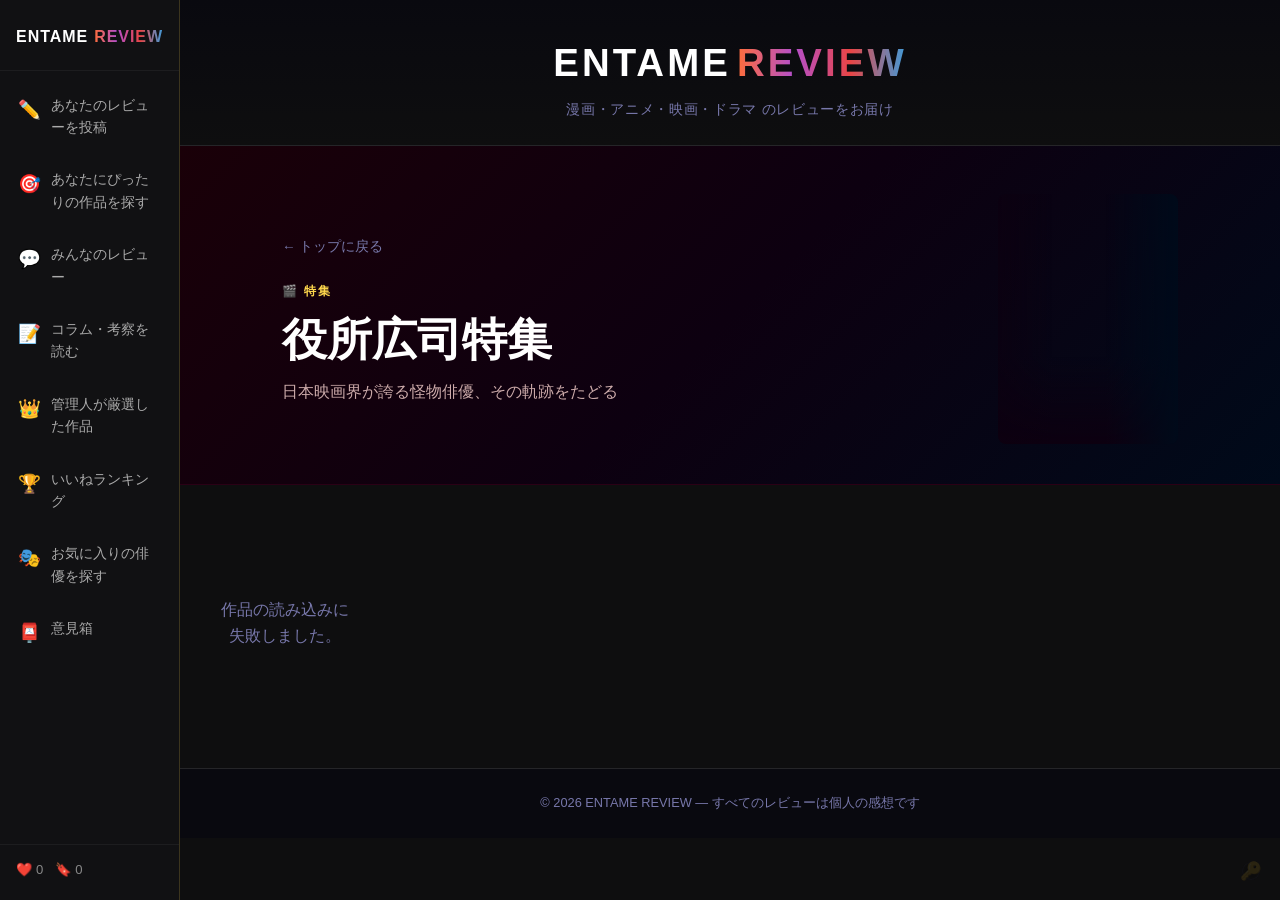
<file: special.html>
<!DOCTYPE html>
<html lang="ja">
<head>
  <meta charset="UTF-8">
  <meta name="viewport" content="width=device-width, initial-scale=1.0">
  <title>役所広司特集 — ENTAME REVIEW</title>
  <link rel="stylesheet" href="style.css">
  <style>
    /* Special page specific styles */
    .special-hero {
      background: linear-gradient(135deg, #1a0008 0%, #0d0010 50%, #000a1a 100%);
      border-bottom: 1px solid #2a0015;
      overflow: hidden;
    }
    .special-hero-inner {
      max-width: 960px;
      margin: 0 auto;
      padding: 48px 32px 40px;
      display: flex;
      align-items: center;
      justify-content: space-between;
      gap: 32px;
    }
    .special-hero-left { flex: 1; min-width: 0; }
    .special-back {
      display: inline-block;
      color: var(--muted, #888);
      text-decoration: none;
      font-size: 0.85rem;
      margin-bottom: 24px;
      transition: color 0.2s;
    }
    .special-back:hover { color: #fff; }
    .special-hero-label {
      font-size: 0.75rem;
      font-weight: 900;
      color: var(--gold, #ffd84d);
      letter-spacing: 0.16em;
      text-transform: uppercase;
      margin-bottom: 12px;
    }
    .special-hero-title {
      font-size: 2.8rem;
      font-weight: 900;
      color: #fff;
      margin-bottom: 12px;
      line-height: 1.2;
    }
    .special-hero-sub {
      font-size: 1rem;
      color: #ccaaaa;
      line-height: 1.7;
    }

    /* 右側：写真エリア */
    .special-hero-photo-wrap {
      flex-shrink: 0;
      position: relative;
      width: 180px;
      height: 250px;
    }
    .special-hero-photo-wrap img {
      width: 100%;
      height: 100%;
      object-fit: cover;
      object-position: top center;
      display: block;
      border-radius: 8px;
    }
    /* 左・右・下をヒーロー背景色にフェード */
    .special-hero-photo-wrap::after {
      content: '';
      position: absolute;
      inset: 0;
      border-radius: 8px;
      background:
        linear-gradient(to right,  rgba(13, 0, 16, 0.55) 0%, transparent 30%, transparent 60%, rgba(0, 10, 26, 1) 100%),
        linear-gradient(to bottom, transparent 65%, rgba(13, 0, 16, 0.95) 100%);
    }

    .special-section {
      max-width: 1200px;
      margin: 0 auto;
      padding: 32px 20px 60px;
    }
    .special-count {
      font-size: 0.85rem;
      color: var(--muted, #888);
      margin-bottom: 20px;
    }
    .special-loading {
      text-align: center;
      color: var(--muted, #888);
      padding: 60px 20px;
      font-size: 1rem;
    }
    @media (max-width: 620px) {
      .special-hero-inner { padding: 32px 20px 28px; gap: 16px; }
      .special-hero-title { font-size: 1.8rem; }
      .special-hero-sub   { font-size: 0.88rem; }
      .special-hero-photo-wrap { width: 120px; height: 170px; }
    }
  </style>
</head>
<body>

  <nav class="sidebar">
    <div class="sidebar-logo"><a href="index.html">ENTAME<span class="logo-accent">REVIEW</span></a></div>
    <div class="sidebar-items">
      <a href="index.html" class="sidebar-item"><span class="sidebar-icon">✏️</span><span class="sidebar-text">あなたのレビューを投稿</span></a>
      <a href="index.html" class="sidebar-item"><span class="sidebar-icon">🎯</span><span class="sidebar-text">あなたにぴったりの作品を探す</span></a>
      <a href="reviews.html" class="sidebar-item"><span class="sidebar-icon">💬</span><span class="sidebar-text">みんなのレビュー</span></a>
      <a href="blog.html" class="sidebar-item"><span class="sidebar-icon">📝</span><span class="sidebar-text">コラム・考察を読む</span></a>
      <a href="osusume.html" class="sidebar-item"><span class="sidebar-icon">👑</span><span class="sidebar-text">管理人が厳選した作品</span></a>
      <a href="ranking.html" class="sidebar-item"><span class="sidebar-icon">🏆</span><span class="sidebar-text">いいねランキング</span></a>
      <a href="actor.html" class="sidebar-item"><span class="sidebar-icon">🎭</span><span class="sidebar-text">お気に入りの俳優を探す</span></a>
    </div>
    <div class="sidebar-counts">
      <span class="sidebar-count-badge">❤️ <span id="favNum">0</span></span>
      <span class="sidebar-count-badge">🔖 <span id="wishNum">0</span></span>
    </div>
  </nav>
  <nav class="bottom-tabbar">
    <a href="index.html" class="btab-item"><span class="btab-icon">🏠</span><span>ホーム</span></a>
    <button class="btab-item" id="btabSearchBtn"><span class="btab-icon">🔍</span><span>検索</span></button>
    <button class="btab-item" id="btabWriteBtn"><span class="btab-icon">✏️</span><span>投稿</span></button>
    <a href="osusume.html" class="btab-item"><span class="btab-icon">👑</span><span>おすすめ</span></a>
    <button class="btab-item" id="btabMenuBtn"><span class="btab-icon">☰</span><span>メニュー</span></button>
  </nav>

  <header class="site-header">
    <div class="header-inner">
      <div class="site-logo"><a href="index.html" style="color:inherit;text-decoration:none;">ENTAME<span class="logo-accent">REVIEW</span></a></div>
      <p class="site-tagline">漫画・アニメ・映画・ドラマ のレビューをお届け</p>
    </div>
  </header>

  <section class="special-hero">
    <div class="special-hero-inner">
      <div class="special-hero-left">
        <a href="index.html" class="special-back">← トップに戻る</a>
        <p class="special-hero-label">🎬 特集</p>
        <h2 class="special-hero-title">役所広司特集</h2>
        <p class="special-hero-sub">日本映画界が誇る怪物俳優、その軌跡をたどる</p>
      </div>
      <div class="special-hero-photo-wrap" id="specialHeroPhotoWrap"></div>
    </div>
  </section>

  <main>
    <section class="special-section">
      <p class="special-count" id="specialCount"></p>
      <div id="specialGrid" class="review-grid">
        <p class="special-loading" id="specialLoading">作品を読み込んでいます…</p>
      </div>
    </section>
  </main>

  <footer class="site-footer">
    <p>© 2026 ENTAME REVIEW — すべてのレビューは個人の感想です</p>
  </footer>

  <!-- レビュー詳細モーダル -->
  <div id="modalOverlay"></div>
  <div id="modal" role="dialog" aria-modal="true">
    <button id="modalClose" aria-label="閉じる">✕</button>
    <div id="modalContent"></div>
  </div>

  <script src="data.js"></script>
  <script src="modal.js"></script>
  <script src="app.js"></script>
  <script src="special.js"></script>
  <script src="drawer.js"></script>
</body>
</html>
</file>
<file: style.css>
/* ── CSS変数 ───────────────────────────────────────── */
:root {
  --bg:        #0e0e0f;
  --bg2:       #131314;
  --card-bg:   #18181a;
  --card-hov:  #1e1e21;
  --border:    #252528;
  --text:      #e8e8f0;
  --muted:     #7777aa;
  --manga:     #ff6d3a;
  --anime:     #b44fcb;
  --movie:     #e84545;
  --drama:     #3d9cdb;
  --gold:      #ffd84d;
  --gold-off:  #333350;
  --radius:    12px;
  --shadow:    0 4px 24px rgba(0,0,0,0.5);
}

/* ── リセット ──────────────────────────────────────── */
*, *::before, *::after { box-sizing: border-box; margin: 0; padding: 0; }
body {
  background: var(--bg);
  color: var(--text);
  font-family: 'Hiragino Kaku Gothic Pro', 'Noto Sans JP', 'Yu Gothic', sans-serif;
  line-height: 1.6;
  min-height: 100vh;
}
a { text-decoration: none; color: inherit; }

/* ── ヘッダー ──────────────────────────────────────── */
.site-header {
  background: linear-gradient(180deg, #09090f 0%, var(--bg) 100%);
  border-bottom: 1px solid var(--border);
  padding: 32px 0 24px;
  text-align: center;
}
.header-inner { max-width: 1100px; margin: 0 auto; padding: 0 20px; }

.site-logo {
  font-size: 2.4rem;
  font-weight: 900;
  letter-spacing: 0.08em;
  color: #fff;
}
.logo-accent {
  background: linear-gradient(90deg, var(--manga), var(--anime), var(--movie), var(--drama));
  -webkit-background-clip: text;
  -webkit-text-fill-color: transparent;
  background-clip: text;
  margin-left: 6px;
}
.site-tagline {
  margin-top: 6px;
  font-size: 0.85rem;
  color: var(--muted);
  letter-spacing: 0.05em;
}

/* ── セクション共通 ────────────────────────────────── */
.section-inner { max-width: 1100px; margin: 0 auto; padding: 0 20px; }

.section-title {
  font-size: 1.1rem;
  font-weight: 700;
  letter-spacing: 0.08em;
  color: var(--muted);
  margin-bottom: 20px;
  display: flex;
  align-items: center;
  gap: 10px;
}
.title-mark {
  background: linear-gradient(90deg, var(--manga), var(--anime));
  color: #fff;
  font-size: 0.72rem;
  padding: 3px 10px;
  border-radius: 4px;
  letter-spacing: 0.12em;
}

/* ── ピックアップセクション ───────────────────────── */
.pickup-section {
  padding: 48px 0 40px;
  background: var(--bg2);
  border-bottom: 1px solid var(--border);
}

.pickup-grid {
  display: grid;
  grid-template-columns: repeat(3, 1fr);
  gap: 20px;
}

/* ── フィルターバー ────────────────────────────────── */
.reviews-section { padding: 48px 0 64px; }

.filter-bar {
  display: flex;
  gap: 10px;
  flex-wrap: wrap;
  margin-bottom: 12px;
}
.filter-btn {
  padding: 8px 20px;
  border-radius: 999px;
  border: 1.5px solid var(--border);
  background: transparent;
  color: var(--muted);
  font-size: 0.88rem;
  cursor: pointer;
  transition: all 0.2s;
  font-family: inherit;
}
.filter-btn:hover { color: var(--text); border-color: #444460; }

/* アクティブ：すべて */
.filter-btn.active[data-genre="all"] {
  background: #fff;
  color: #0e0e14;
  border-color: #fff;
  font-weight: 700;
}
/* アクティブ：ジャンル別 */
.filter-btn.active.manga-btn { background: var(--manga); color: #fff; border-color: var(--manga); font-weight: 700; }
.filter-btn.active.anime-btn { background: var(--anime); color: #fff; border-color: var(--anime); font-weight: 700; }
.filter-btn.active.movie-btn { background: var(--movie); color: #fff; border-color: var(--movie); font-weight: 700; }
.filter-btn.active.drama-btn { background: var(--drama); color: #fff; border-color: var(--drama); font-weight: 700; }

/* ── 検索バー ───────────────────────────────────────── */
.search-bar {
  display: flex;
  gap: 10px;
  margin-bottom: 16px;
  flex-wrap: wrap;
}
.search-input {
  flex: 1;
  min-width: 200px;
  padding: 9px 16px;
  border-radius: 999px;
  border: 1.5px solid var(--border);
  background: var(--card-bg);
  color: var(--text);
  font-size: 0.88rem;
  font-family: inherit;
  outline: none;
  transition: border-color 0.2s;
}
.search-input::placeholder { color: var(--muted); }
.search-input:focus { border-color: #555570; }

.year-select {
  padding: 9px 16px;
  border-radius: 999px;
  border: 1.5px solid var(--border);
  background: var(--card-bg);
  color: var(--text);
  font-size: 0.88rem;
  font-family: inherit;
  cursor: pointer;
  outline: none;
  transition: border-color 0.2s;
}
.year-select:focus { border-color: #555570; }

.result-count {
  font-size: 0.80rem;
  color: var(--muted);
  margin-bottom: 24px;
}

/* ── レビューグリッド ──────────────────────────────── */
.review-grid {
  display: grid;
  grid-template-columns: repeat(6, 1fr);
  gap: 8px;
}

/* ── カード共通 ────────────────────────────────────── */
.review-card {
  border-radius: 6px;
  overflow: visible;
  cursor: pointer;
  position: relative;
}
.review-card:hover .card-overlay     { opacity: 1; }
.review-card:hover .card-hover-btns  { opacity: 1; }
.review-card:hover .card-poster-img,
.review-card:hover .card-poster-ph   { transform: scale(1.04); }

/* ── カードポスター ────────────────────────────────── */
.card-poster {
  position: relative;
  aspect-ratio: 2 / 3;
  overflow: hidden;
  background: #111;
  border-radius: 6px;
}
.card-poster-img {
  width: 100%;
  height: 100%;
  object-fit: cover;
  display: block;
  transition: transform 0.3s ease;
}
.card-poster-ph {
  width: 100%;
  height: 100%;
  display: flex;
  flex-direction: column;
  align-items: center;
  justify-content: center;
  gap: 10px;
  padding: 12px;
  transition: transform 0.3s ease;
}
.card-ph-icon  { font-size: 2rem; }
.card-ph-title {
  font-size: 0.78rem;
  font-weight: 700;
  color: rgba(255,255,255,0.85);
  text-align: center;
  line-height: 1.4;
  word-break: break-all;
}

/* ホバーオーバーレイ */
.card-overlay {
  position: absolute;
  bottom: 0; left: 0; right: 0;
  padding: 28px 10px 10px;
  background: linear-gradient(transparent, rgba(0,0,0,0.88));
  opacity: 0;
  transition: opacity 0.22s;
}
.overlay-title {
  font-size: 0.80rem;
  font-weight: 700;
  color: #fff;
  line-height: 1.35;
  word-break: break-all;
}
.overlay-meta {
  font-size: 0.68rem;
  color: rgba(255,255,255,0.65);
  margin-top: 3px;
}

/* ホバー時のアクションボタン */
.card-hover-btns {
  position: absolute;
  top: 6px; right: 6px;
  display: flex;
  flex-direction: column;
  gap: 4px;
  opacity: 0;
  transition: opacity 0.22s;
}
.card-hover-btns .card-action-btn {
  width: 28px;
  height: 28px;
  border-radius: 50%;
  border: none;
  background: rgba(0,0,0,0.65);
  color: rgba(255,255,255,0.75);
  font-size: 0.75rem;
  cursor: pointer;
  display: flex;
  align-items: center;
  justify-content: center;
  padding: 0;
  transition: background 0.15s, color 0.15s;
  backdrop-filter: blur(4px);
}
.card-hover-btns .card-fav-btn.active  { color: #e05575; background: rgba(224,85,117,0.3); }
.card-hover-btns .card-wish-btn.active { color: #4a9edd; background: rgba(74,158,221,0.3); }
.card-hover-btns .card-action-btn:hover { background: rgba(0,0,0,0.85); color: #fff; }

/* ── 共通ユーティリティ ────────────────────────────── */
.genre-tag {
  font-size: 0.72rem;
  font-weight: 700;
  padding: 3px 10px;
  border-radius: 4px;
  letter-spacing: 0.05em;
}
.card-date { font-size: 0.75rem; color: var(--muted); }
.recommend-icon { font-size: 0.9rem; flex-shrink: 0; margin-top: 1px; }

/* ── 星評価 ────────────────────────────────────────── */
.stars { display: flex; gap: 2px; }
.star { font-size: 1.1rem; }
.star.filled { color: var(--gold); }
.star.empty  { color: var(--gold-off); }

/* ── 0件メッセージ ─────────────────────────────────── */
.empty-msg {
  color: var(--muted);
  font-size: 0.9rem;
  padding: 40px 0;
}

/* ── キャスト・声優（モーダル用） ──────────────────── */
.cast-label {
  font-size: 0.70rem;
  color: var(--muted);
  white-space: nowrap;
}
.cast-chip {
  font-size: 0.70rem;
  padding: 2px 8px;
  border-radius: 4px;
  background: rgba(255,255,255,0.05);
  border: 1px solid var(--border);
  color: var(--muted);
}

/* ── もっと見るボタン ──────────────────────────────── */
.load-more-wrap {
  text-align: center;
  margin-top: 40px;
}
#loadMoreBtn {
  padding: 12px 40px;
  border-radius: 999px;
  border: 1.5px solid var(--border);
  background: transparent;
  color: var(--text);
  font-size: 0.92rem;
  font-family: inherit;
  cursor: pointer;
  transition: all 0.2s;
}
#loadMoreBtn:hover:not(:disabled) {
  background: rgba(255,255,255,0.06);
  border-color: #555570;
}
#loadMoreBtn:disabled {
  opacity: 0.5;
  cursor: default;
}

/* ── モーダル：オーバーレイ ────────────────────────── */
#modalOverlay {
  display: none;
  position: fixed;
  inset: 0;
  background: rgba(0,0,0,0.75);
  z-index: 100;
}
#modalOverlay.active { display: block; }

/* ── モーダル：ウィンドウ ──────────────────────────── */
#modal {
  display: none;
  position: fixed;
  top: 50%;
  left: 50%;
  transform: translate(-50%, -48%);
  width: 92%;
  max-width: 900px;
  height: 90vh;
  max-height: 90vh;
  overflow: hidden;
  background: #14141a;
  border-radius: 16px;
  border: 1px solid #2e2e38;
  box-shadow: 0 24px 72px rgba(0,0,0,0.85);
  z-index: 101;
  opacity: 0;
  transition: opacity 0.22s, transform 0.22s;
  flex-direction: column;
}
#modal.active {
  display: flex;
  opacity: 1;
  transform: translate(-50%, -50%);
}

/* 閉じるボタン */
#modalClose {
  position: absolute;
  top: 14px; right: 14px;
  width: 36px; height: 36px;
  border-radius: 50%;
  border: none;
  background: rgba(0,0,0,0.65);
  color: #e8e8e8;
  font-size: 1.05rem;
  cursor: pointer;
  display: flex;
  align-items: center;
  justify-content: center;
  transition: background 0.15s;
  z-index: 20;
  backdrop-filter: blur(8px);
  -webkit-backdrop-filter: blur(8px);
}
#modalClose:hover { background: rgba(0,0,0,0.92); }

/* モーダル内コンテンツラッパー */
#modalContent {
  display: flex;
  flex-direction: column;
  flex: 1;
  min-height: 0;
  overflow: hidden;
}

/* ── ヒーローエリア（上部：ぼかし背景＋ポスター） ─── */
.modal-hero {
  position: relative;
  flex-shrink: 0;
  overflow: hidden;
}
.modal-hero-bg {
  position: absolute;
  inset: -20px;
  background-size: cover;
  background-position: center;
  filter: blur(26px) brightness(0.3) saturate(1.6);
  z-index: 0;
  background-color: #0a0a12;
}
.modal-hero-overlay {
  position: absolute;
  inset: 0;
  background: linear-gradient(to bottom, rgba(5,5,12,0.15) 0%, rgba(10,10,18,0.65) 85%, #14141a 100%);
  z-index: 1;
}
.modal-hero-content {
  position: relative;
  z-index: 2;
  display: flex;
  align-items: flex-end;
  gap: 24px;
  padding: 30px 28px 22px;
}

/* ヒーロー：ポスター */
.modal-hero-poster {
  flex-shrink: 0;
  width: 150px;
}
.modal-poster-wrap {
  width: 100%;
  aspect-ratio: 2 / 3;
  border-radius: 10px;
  overflow: hidden;
  flex-shrink: 0;
  box-shadow: 0 10px 36px rgba(0,0,0,0.75);
}
.modal-poster-img {
  width: 100%;
  height: 100%;
  object-fit: cover;
  display: block;
}
.modal-poster-ph {
  width: 100%;
  aspect-ratio: 2 / 3;
  display: flex;
  flex-direction: column;
  align-items: center;
  justify-content: center;
  gap: 10px;
  border-radius: 10px;
  background: #1a1a2e;
}
.modal-ph-icon  { font-size: 3rem; }
.modal-ph-title { font-size: 0.85rem; font-weight: 700; color: rgba(255,255,255,0.7); text-align: center; padding: 0 10px; }

/* ヒーロー：右テキスト */
.modal-hero-info {
  flex: 1;
  display: flex;
  flex-direction: column;
  gap: 8px;
  min-width: 0;
}
.modal-meta {
  display: flex;
  align-items: center;
  gap: 10px;
  flex-wrap: wrap;
}
.modal-title {
  font-size: 1.65rem;
  font-weight: 900;
  color: #fff;
  line-height: 1.25;
  text-shadow: 0 2px 10px rgba(0,0,0,0.6);
}
.modal-creator {
  font-size: 0.82rem;
  color: rgba(255,255,255,0.6);
}

/* ── ボディエリア（下部：スクロール） ──────────────── */
.modal-body {
  flex: 1;
  min-height: 0;
  overflow-y: auto;
  padding: 0 28px 28px;
  color: #e8e8e8;
  scrollbar-width: thin;
  scrollbar-color: #2e2e3a transparent;
}
.modal-body::-webkit-scrollbar { width: 4px; }
.modal-body::-webkit-scrollbar-track { background: transparent; }
.modal-body::-webkit-scrollbar-thumb { background: #2e2e3a; border-radius: 4px; }

.modal-section {
  padding: 18px 0;
  border-top: 1px solid #20202a;
}
.modal-section:first-child { border-top: none; }
.modal-section-label {
  font-size: 0.70rem;
  font-weight: 700;
  color: var(--muted);
  letter-spacing: 0.12em;
  text-transform: uppercase;
  margin-bottom: 10px;
}

.modal-synopsis {
  font-size: 0.88rem;
  color: #a0a0bb;
  line-height: 1.8;
  margin: 0;
}
.modal-recommend {
  display: flex;
  align-items: flex-start;
  gap: 8px;
  padding: 12px 16px;
  border-radius: 8px;
  background: rgba(255,255,255,0.04);
  border-left: 3px solid #9090ff44;
  font-size: 0.88rem;
  font-weight: 600;
  color: #d0d0ff;
  line-height: 1.65;
}

/* キャスト：写真付き横スクロール */
.modal-cast-photo-list {
  display: flex;
  gap: 14px;
  overflow-x: auto;
  padding-bottom: 6px;
  scrollbar-width: thin;
  scrollbar-color: #2e2e3a transparent;
}
.modal-cast-photo-list::-webkit-scrollbar { height: 3px; }
.modal-cast-photo-list::-webkit-scrollbar-thumb { background: #2e2e3a; border-radius: 4px; }
.modal-cast-photo-item {
  flex-shrink: 0;
  display: flex;
  flex-direction: column;
  align-items: center;
  gap: 6px;
  width: 84px;
  text-align: center;
}
.cast-photo-frame {
  position: relative;
  width: 80px;
  height: 80px;
  border-radius: 50%;
  flex-shrink: 0;
}
.cast-photo-frame .cast-photo-ph {
  position: absolute;
  inset: 0;
  width: 100%;
  height: 100%;
}
.cast-photo-img {
  position: absolute;
  inset: 0;
  width: 100%;
  height: 100%;
  border-radius: 50%;
  object-fit: cover;
  border: 2px solid rgba(255,255,255,0.12);
  display: block;
}
/* 後方互換 */
.cast-photo {
  width: 80px;
  height: 80px;
  border-radius: 50%;
  object-fit: cover;
  border: 2px solid rgba(255,255,255,0.12);
  display: block;
}
.cast-photo-ph {
  width: 80px;
  height: 80px;
  border-radius: 50%;
  border: 2px solid rgba(255,255,255,0.10);
  display: flex;
  align-items: center;
  justify-content: center;
  font-size: 1.6rem;
  font-weight: 900;
  color: rgba(255,255,255,0.85);
  flex-shrink: 0;
}
.cast-photo-name {
  font-size: 0.70rem;
  color: #cccce0;
  line-height: 1.3;
  word-break: break-all;
  text-align: center;
}
.cast-photo-role {
  font-size: 0.62rem;
  color: var(--muted);
  line-height: 1.3;
  text-align: center;
}

/* キャストリンク */
a.modal-cast-photo-item.cast-link {
  text-decoration: none;
  color: inherit;
  cursor: pointer;
  border-radius: 8px;
  transition: transform 0.18s;
}
a.modal-cast-photo-item.cast-link:hover {
  transform: translateY(-3px);
}
a.modal-cast-photo-item.cast-link:hover .cast-photo,
a.modal-cast-photo-item.cast-link:hover .cast-photo-ph {
  border-color: rgba(255,216,77,0.5);
}

/* 関連作品 */
.modal-related-grid {
  display: grid;
  grid-template-columns: repeat(4, 1fr);
  gap: 10px;
}
.modal-related-card {
  cursor: pointer;
  border-radius: 8px;
  overflow: hidden;
  background: #1a1a24;
  border: 1px solid #2a2a34;
  transition: transform 0.18s, border-color 0.18s;
}
.modal-related-card:hover {
  transform: translateY(-3px);
  border-color: #44445a;
}
.modal-related-poster {
  width: 100%;
  aspect-ratio: 2 / 3;
  object-fit: cover;
  display: block;
}
.modal-related-ph {
  width: 100%;
  aspect-ratio: 2 / 3;
  display: flex;
  align-items: center;
  justify-content: center;
  font-size: 1.8rem;
  background: #1a1a2e;
}
.modal-related-info { padding: 7px 8px 9px; }
.modal-related-title {
  font-size: 0.72rem;
  font-weight: 700;
  color: #e0e0f0;
  line-height: 1.35;
  overflow: hidden;
  display: -webkit-box;
  -webkit-line-clamp: 2;
  -webkit-box-orient: vertical;
}
.modal-related-year {
  font-size: 0.62rem;
  color: var(--muted);
  margin-top: 3px;
}

/* 後方互換：タグ・配信セクション内ラベル */
.modal-label {
  font-size: 0.70rem;
  font-weight: 700;
  color: var(--muted);
  letter-spacing: 0.10em;
  text-transform: uppercase;
  display: block;
  margin-bottom: 8px;
}
.modal-cast-list { display: flex; flex-wrap: wrap; gap: 6px; }
.cast-name {
  font-size: 0.80rem;
  padding: 3px 10px;
  border-radius: 999px;
  background: rgba(255,255,255,0.06);
  border: 1px solid #333340;
  color: #cccce0;
}

/* ── ヘッダーボタン群 ──────────────────────────────── */
.header-btns {
  display: flex;
  gap: 10px;
  justify-content: center;
  margin-top: 16px;
  flex-wrap: wrap;
}
.header-counts {
  display: flex;
  gap: 14px;
  justify-content: center;
  margin-top: 10px;
}
.header-count {
  font-size: 0.82rem;
  color: var(--muted);
  background: var(--card-bg);
  border: 1px solid var(--border);
  border-radius: 999px;
  padding: 4px 14px;
  cursor: default;
}

/* ── レビューを書くボタン ──────────────────────────── */
.write-btn {
  padding: 10px 22px;
  border-radius: 999px;
  border: 1.5px solid rgba(255,255,255,0.18);
  background: linear-gradient(135deg, #f0997b22, #ed93b122);
  color: #ffd9c8;
  font-size: 0.92rem;
  font-family: inherit;
  cursor: pointer;
  transition: all 0.2s;
  letter-spacing: 0.04em;
}
.write-btn:hover {
  background: linear-gradient(135deg, #f0997b44, #ed93b144);
  border-color: rgba(255,255,255,0.3);
  transform: translateY(-1px);
}

/* ── ランキング・お気に入り・見たいタブ ─────────────── */
.filter-btn.rank-btn.active      { background: #f0d060; color: #2a2000; border-color: #f0d060; font-weight: 700; }
.filter-btn.fav-tab-btn.active   { background: #e05575; color: #fff;    border-color: #e05575; font-weight: 700; }
.filter-btn.wish-tab-btn.active  { background: #4a9edd; color: #fff;    border-color: #4a9edd; font-weight: 700; }

/* ── MY REVIEW バッジ ──────────────────────────────── */
.my-review-badge {
  font-size: 0.60rem;
  font-weight: 900;
  letter-spacing: 0.10em;
  padding: 2px 8px;
  border-radius: 4px;
  background: linear-gradient(90deg, #f0997b, #ed93b1);
  color: #fff;
}

/* ── ランクバッジ ───────────────────────────────────── */
.rank-badge {
  position: absolute;
  top: 8px;
  left: 8px;
  font-size: 0.75rem;
  font-weight: 900;
  padding: 3px 10px;
  border-radius: 6px;
  backdrop-filter: blur(4px);
}
.rank-badge.rank-1    { background: linear-gradient(90deg, #ffd700, #ffaa00); color: #1a1000; }
.rank-badge.rank-2    { background: linear-gradient(90deg, #c0c0c0, #a0a0a0); color: #111; }
.rank-badge.rank-3    { background: linear-gradient(90deg, #cd7f32, #a0522d); color: #fff; }
.rank-badge.rank-other{ background: rgba(0,0,0,0.55); color: #ddd; }

/* ── カードアクションボタン ────────────────────────── */
.card-actions {
  display: flex;
  gap: 6px;
  padding: 8px 14px 12px;
  border-top: 1px solid var(--border);
  background: transparent;
}
.card-action-btn {
  flex: 1;
  padding: 6px 4px;
  border-radius: 6px;
  border: 1px solid var(--border);
  background: transparent;
  color: var(--muted);
  font-size: 0.78rem;
  cursor: pointer;
  transition: all 0.18s;
  font-family: inherit;
}
.card-action-btn:hover { background: rgba(255,255,255,0.06); color: var(--text); }
.card-fav-btn.active  { color: #e05575; border-color: #e0557544; background: #e0557511; }
.card-wish-btn.active { color: #4a9edd; border-color: #4a9edd44; background: #4a9edd11; }
.card-share-btn       { font-weight: 900; font-size: 0.85rem; }

/* ── モーダルアクションバー ────────────────────────── */
.modal-action-bar {
  display: flex;
  gap: 8px;
  flex-wrap: wrap;
}
.modal-action-btn {
  padding: 8px 16px;
  border-radius: 8px;
  border: 1.5px solid var(--border);
  background: var(--card-bg);
  color: var(--muted);
  font-size: 0.85rem;
  font-family: inherit;
  cursor: pointer;
  transition: all 0.18s;
}
.modal-action-btn:hover       { background: rgba(255,255,255,0.06); color: var(--text); }
.modal-fav-btn.active         { color: #e05575; border-color: #e0557566; background: #e0557518; }
.modal-wish-btn.active        { color: #4a9edd; border-color: #4a9edd66; background: #4a9edd18; }
.modal-share-btn              { font-weight: 900; }
.modal-line-btn               { background: #06C755; color: #fff; border-color: #06C755; font-weight: 700; }
.modal-line-btn:hover         { background: #05b34d; border-color: #05b34d; color: #fff; }

.cr-line-btn {
  background: #06C755; color: #fff; border: none;
  border-radius: 14px; padding: 3px 10px; font-size: 0.72rem; font-weight: 700;
  cursor: pointer; line-height: 1.5;
}
.cr-line-btn:hover { background: #05b34d; }

/* ── レビューを書くモーダル ────────────────────────── */
#writeOverlay {
  display: none;
  position: fixed;
  inset: 0;
  background: rgba(0,0,0,0.78);
  z-index: 300;
}
#writeOverlay.active { display: block; }

#writeModal {
  display: none;
  position: fixed;
  top: 50%;
  left: 50%;
  transform: translate(-50%, -48%);
  width: 92%;
  max-width: 520px;
  max-height: 90vh;
  overflow-y: auto;
  background: #1a1a1e;
  border-radius: 16px;
  border: 1px solid #2e2e38;
  box-shadow: 0 12px 48px rgba(0,0,0,0.7);
  z-index: 301;
  padding: 28px 28px 32px;
  opacity: 0;
  transition: opacity 0.2s, transform 0.2s;
}
#writeModal.active {
  display: block;
  opacity: 1;
  transform: translate(-50%, -50%);
}
#writeClose {
  position: absolute;
  top: 12px; right: 12px;
  width: 32px; height: 32px;
  border-radius: 50%;
  border: none;
  background: rgba(255,255,255,0.1);
  color: #e8e8e8;
  font-size: 1rem;
  cursor: pointer;
  display: flex;
  align-items: center;
  justify-content: center;
}
#writeClose:hover { background: rgba(255,255,255,0.2); }

.write-modal-title {
  font-size: 1.2rem;
  font-weight: 800;
  color: #fff;
  margin-bottom: 20px;
}

/* ── フォームスタイル ───────────────────────────────── */
.form-group { display: flex; flex-direction: column; gap: 6px; margin-bottom: 14px; }
.form-row   { display: grid; grid-template-columns: 1fr 1fr; gap: 12px; }
.form-label { font-size: 0.80rem; color: var(--muted); font-weight: 600; }
.form-required { color: #e05575; }
.form-input {
  padding: 9px 13px;
  border-radius: 8px;
  border: 1.5px solid var(--border);
  background: var(--card-bg);
  color: var(--text);
  font-size: 0.9rem;
  font-family: inherit;
  outline: none;
  transition: border-color 0.2s;
}
.form-input:focus { border-color: #555570; }
.form-textarea { resize: vertical; min-height: 80px; }

/* 星入力 */
.star-input { display: flex; gap: 6px; }
.star-btn {
  font-size: 1.6rem;
  background: none;
  border: none;
  color: var(--gold-off);
  cursor: pointer;
  transition: color 0.15s, transform 0.15s;
  line-height: 1;
  padding: 0;
}
.star-btn:hover, .star-btn.active { color: var(--gold); transform: scale(1.2); }

.form-submit {
  width: 100%;
  margin-top: 6px;
  padding: 13px;
  border-radius: 10px;
  border: none;
  background: linear-gradient(135deg, #f0997b, #ed93b1);
  color: #fff;
  font-size: 1rem;
  font-weight: 700;
  font-family: inherit;
  cursor: pointer;
  transition: opacity 0.2s, transform 0.15s;
}
.form-submit:hover { opacity: 0.9; transform: translateY(-1px); }

/* ── 診断ボタン（ヘッダー） ────────────────────────── */
.diag-btn {
  margin-top: 16px;
  padding: 10px 24px;
  border-radius: 999px;
  border: 1.5px solid rgba(255,255,255,0.15);
  background: linear-gradient(135deg, #7f77dd22, #ed93b122);
  color: #e0d9ff;
  font-size: 0.92rem;
  font-family: inherit;
  cursor: pointer;
  transition: all 0.2s;
  letter-spacing: 0.04em;
}
.diag-btn:hover {
  background: linear-gradient(135deg, #7f77dd44, #ed93b144);
  border-color: rgba(255,255,255,0.3);
  transform: translateY(-1px);
}

/* ── 診断モーダル：オーバーレイ ────────────────────── */
#diagOverlay {
  display: none;
  position: fixed;
  inset: 0;
  background: rgba(0,0,0,0.78);
  z-index: 200;
}
#diagOverlay.active { display: block; }

/* ── 診断モーダル：ウィンドウ ──────────────────────── */
#diagModal {
  display: none;
  position: fixed;
  top: 50%;
  left: 50%;
  transform: translate(-50%, -48%);
  width: 92%;
  max-width: 500px;
  max-height: 88vh;
  overflow-y: auto;
  background: #1a1a1e;
  border-radius: 16px;
  border: 1px solid #2e2e38;
  box-shadow: 0 12px 48px rgba(0,0,0,0.7);
  z-index: 201;
  padding: 32px 28px 28px;
  opacity: 0;
  transition: opacity 0.2s, transform 0.2s;
}
#diagModal.active {
  display: block;
  opacity: 1;
  transform: translate(-50%, -50%);
}

#diagClose {
  position: absolute;
  top: 12px;
  right: 12px;
  width: 32px;
  height: 32px;
  border-radius: 50%;
  border: none;
  background: rgba(255,255,255,0.1);
  color: #e8e8e8;
  font-size: 1rem;
  cursor: pointer;
  display: flex;
  align-items: center;
  justify-content: center;
  transition: background 0.15s;
}
#diagClose:hover { background: rgba(255,255,255,0.2); }

/* ── 進捗インジケーター ────────────────────────────── */
.diag-progress {
  display: flex;
  align-items: center;
  gap: 6px;
  margin-bottom: 24px;
}
.diag-dot {
  width: 8px;
  height: 8px;
  border-radius: 50%;
  background: #333350;
  transition: background 0.25s;
  flex-shrink: 0;
}
.diag-dot.done    { background: #7f77dd; }
.diag-dot.current { background: #ffffff; box-shadow: 0 0 6px #fff8; }
.diag-step-label  { font-size: 0.72rem; color: var(--muted); margin-left: 6px; }

/* ── 質問文 ─────────────────────────────────────────── */
.diag-question {
  font-size: 1.3rem;
  font-weight: 800;
  color: #fff;
  margin-bottom: 20px;
  line-height: 1.4;
}

/* ── 選択肢ボタン ───────────────────────────────────── */
.diag-options {
  display: flex;
  flex-direction: column;
  gap: 10px;
}
.diag-option {
  padding: 14px 20px;
  border-radius: 12px;
  border: 1.5px solid var(--border);
  background: var(--card-bg);
  color: var(--text);
  font-size: 1rem;
  font-family: inherit;
  cursor: pointer;
  text-align: left;
  transition: all 0.18s;
}
.diag-option:hover {
  border-color: #7f77dd;
  background: #7f77dd18;
  color: #fff;
  transform: translateX(5px);
}

/* ── STEP6：タグ複数選択 ──────────────────────────── */
.diag-tag-opts {
  display: flex;
  flex-wrap: wrap;
  gap: 8px;
  margin-bottom: 16px;
}
.diag-tag-opt {
  font-size: 0.84rem;
  font-weight: 700;
  padding: 7px 14px;
  border-radius: 6px;
  cursor: pointer;
  font-family: inherit;
  opacity: 0.55;
  transition: opacity 0.15s, transform 0.12s;
}
.diag-tag-opt:hover   { opacity: 0.8; }
.diag-tag-opt.selected { opacity: 1; transform: scale(1.06); }

.diag-multi-footer {
  display: flex;
  gap: 10px;
  margin-top: 4px;
}
.diag-skip-btn {
  flex: 1;
  padding: 11px;
  border-radius: 10px;
  border: 1.5px solid var(--border);
  background: transparent;
  color: var(--muted);
  font-size: 0.88rem;
  font-family: inherit;
  cursor: pointer;
  transition: all 0.18s;
}
.diag-skip-btn:hover { background: rgba(255,255,255,0.05); color: var(--text); }
.diag-next-btn {
  flex: 1;
  padding: 11px;
  border-radius: 10px;
  border: none;
  background: linear-gradient(135deg, #7f77dd, #b44fcb);
  color: #fff;
  font-size: 0.88rem;
  font-weight: 700;
  font-family: inherit;
  cursor: pointer;
  transition: opacity 0.18s;
}
.diag-next-btn:hover { opacity: 0.85; }

/* 結果カードのタグ */
.diag-card-tags {
  display: flex;
  flex-wrap: wrap;
  gap: 4px;
  margin-top: 2px;
}
.diag-card-tag {
  font-size: 0.62rem;
  font-weight: 700;
  padding: 2px 6px;
  border-radius: 3px;
}

/* ── 結果ラベル ─────────────────────────────────────── */
.diag-result-label {
  font-size: 0.82rem;
  color: var(--muted);
  font-weight: 700;
  letter-spacing: 0.06em;
  margin-bottom: 14px;
}

/* ── 結果カードリスト ───────────────────────────────── */
.diag-result-list {
  display: flex;
  flex-direction: column;
  gap: 10px;
  margin-bottom: 20px;
}
.diag-result-card {
  display: flex;
  gap: 0;
  background: var(--card-bg);
  border: 1px solid var(--border);
  border-radius: 10px;
  overflow: hidden;
  cursor: pointer;
  transition: background 0.2s, transform 0.15s;
}
.diag-result-card:hover {
  background: var(--card-hov);
  transform: translateX(4px);
}
.diag-card-img {
  width: 72px;
  min-width: 72px;
  height: 104px;
  object-fit: cover;
  display: block;
}
.diag-card-img-ph {
  display: flex;
  align-items: center;
  justify-content: center;
  font-size: 2rem;
}
.diag-card-body {
  padding: 10px 14px;
  display: flex;
  flex-direction: column;
  gap: 4px;
  justify-content: center;
}
.diag-card-title  { font-size: 0.95rem; font-weight: 700; color: #fff; line-height: 1.3; }
.diag-card-year   { font-size: 0.72rem; color: var(--muted); }
.diag-card-reason { font-size: 0.78rem; color: #aaaacc; margin-top: 2px; }

/* ── 結果アクションボタン ──────────────────────────── */
.diag-result-actions {
  display: flex;
  gap: 10px;
}
.diag-retry-btn, .diag-close-result-btn {
  flex: 1;
  padding: 12px;
  border-radius: 10px;
  border: 1.5px solid var(--border);
  background: transparent;
  color: var(--text);
  font-size: 0.9rem;
  font-family: inherit;
  cursor: pointer;
  transition: all 0.18s;
}
.diag-retry-btn {
  background: linear-gradient(135deg, #7f77dd18, #7f77dd33);
  border-color: #7f77dd55;
  color: #c0bbff;
}
.diag-retry-btn:hover { background: #7f77dd44; }
.diag-close-result-btn:hover { background: rgba(255,255,255,0.06); }

/* ── 配信サービス ───────────────────────────────────── */
.watch-providers {
  padding: 10px 14px;
  border-radius: 8px;
  background: rgba(255,255,255,0.04);
  border: 1px solid var(--border);
  display: flex;
  flex-direction: column;
  gap: 8px;
}
.wp-title {
  font-size: 0.80rem;
  font-weight: 700;
  color: var(--muted);
  letter-spacing: 0.06em;
  margin: 0;
}
.wp-section {
  display: flex;
  align-items: center;
  gap: 8px;
  flex-wrap: wrap;
}
.wp-label {
  font-size: 0.68rem;
  color: var(--muted);
  min-width: 46px;
  flex-shrink: 0;
}
.wp-logos {
  display: flex;
  gap: 6px;
  flex-wrap: wrap;
}
.wp-logo {
  width: 36px;
  height: 36px;
  border-radius: 8px;
  object-fit: cover;
  border: 1px solid var(--border);
}
.wp-none {
  font-size: 0.78rem;
  color: var(--muted);
  margin: 0;
}
.wp-loading {
  font-size: 0.78rem;
  color: var(--muted);
  margin: 0;
}

/* ── ジャンルタグ ───────────────────────────────────── */
.tag-badges {
  display: flex;
  flex-wrap: wrap;
  gap: 6px;
  margin-bottom: 6px;
}
.tag-badge {
  display: inline-flex;
  align-items: center;
  gap: 4px;
  font-size: 0.72rem;
  font-weight: 700;
  padding: 3px 9px;
  border-radius: 4px;
  cursor: pointer;
  letter-spacing: 0.02em;
  transition: opacity 0.15s;
}
.tag-badge:hover { opacity: 0.8; }
.tag-badge.tag-auto { opacity: 0.72; }
.tag-remove-btn {
  background: none;
  border: none;
  color: inherit;
  font-size: 0.75rem;
  cursor: pointer;
  opacity: 0.7;
  padding: 0;
  line-height: 1;
}
.tag-remove-btn:hover { opacity: 1; }

/* カード上のタグ */
.card-tags {
  display: flex;
  flex-wrap: wrap;
  gap: 3px;
  padding: 4px 3px 2px;
}
.card-tag {
  font-size: 0.60rem;
  font-weight: 700;
  padding: 2px 6px;
  border-radius: 3px;
  cursor: pointer;
  letter-spacing: 0.01em;
  white-space: nowrap;
  transition: opacity 0.15s;
}
.card-tag:hover { opacity: 0.75; }

/* タグフィルター表示バー */
.active-tag-filter {
  display: flex;
  align-items: center;
  gap: 8px;
  margin-bottom: 12px;
  font-size: 0.80rem;
  color: var(--muted);
  flex-wrap: wrap;
}
.filter-tag-badge {
  font-size: 0.78rem;
  font-weight: 700;
  padding: 3px 10px;
  border-radius: 4px;
  cursor: default;
}
.clear-tag-btn {
  background: rgba(255,255,255,0.08);
  border: 1px solid var(--border);
  border-radius: 999px;
  color: var(--muted);
  font-size: 0.75rem;
  padding: 3px 10px;
  cursor: pointer;
  font-family: inherit;
  transition: all 0.15s;
}
.clear-tag-btn:hover { background: rgba(255,255,255,0.14); color: var(--text); }

/* プリセットタグ選択（モーダル・フォーム共通） */
.tag-preset-list,
.tag-preset-select {
  display: flex;
  flex-wrap: wrap;
  gap: 6px;
  margin-bottom: 6px;
}
.tag-preset-btn {
  font-size: 0.78rem;
  font-weight: 700;
  padding: 4px 10px;
  border-radius: 4px;
  cursor: pointer;
  font-family: inherit;
  opacity: 0.6;
  transition: opacity 0.15s, transform 0.12s;
}
.tag-preset-btn:hover { opacity: 0.85; }
.tag-preset-btn.selected { opacity: 1; transform: scale(1.05); }

/* カスタムタグ入力行 */
.tag-custom-row { margin-top: 8px; }

/* 選択済みタグプレビュー */
.selected-tags-preview {
  display: flex;
  flex-wrap: wrap;
  gap: 5px;
  margin-top: 8px;
  min-height: 0;
}

/* ── 手動配信サービス（モーダル） ──────────────────── */
.ms-badges {
  display: flex;
  flex-wrap: wrap;
  gap: 6px;
  margin-bottom: 6px;
}
.ms-badge {
  font-size: 0.72rem;
  font-weight: 700;
  padding: 3px 10px;
  border-radius: 999px;
  color: #fff;
  letter-spacing: 0.03em;
}
.ms-add-btn {
  font-size: 0.78rem;
  color: var(--muted);
  background: transparent;
  border: 1px dashed #333348;
  border-radius: 999px;
  padding: 4px 14px;
  cursor: pointer;
  font-family: inherit;
  transition: all 0.18s;
}
.ms-add-btn:hover {
  color: var(--text);
  border-color: #555570;
}
.ms-edit-area {
  background: rgba(255,255,255,0.03);
  border: 1px solid var(--border);
  border-radius: 10px;
  padding: 14px;
}
.ms-edit-label {
  font-size: 0.78rem;
  color: var(--muted);
  margin-bottom: 10px;
}
.ms-checkboxes {
  display: flex;
  flex-wrap: wrap;
  gap: 8px;
  margin-bottom: 12px;
}
.ms-check-item {
  display: flex;
  align-items: center;
  gap: 5px;
  font-size: 0.82rem;
  color: var(--text);
  cursor: pointer;
  padding: 4px 10px 4px 6px;
  border-radius: 6px;
  border: 1px solid var(--border);
  background: var(--card-bg);
  transition: background 0.15s;
}
.ms-check-item:hover { background: var(--card-hov); }
.ms-check-item input[type="checkbox"] { cursor: pointer; accent-color: #7f77dd; }
.ms-check-dot {
  width: 8px;
  height: 8px;
  border-radius: 50%;
  flex-shrink: 0;
}
.ms-edit-btns {
  display: flex;
  gap: 8px;
}
.ms-save-btn, .ms-cancel-btn {
  padding: 7px 18px;
  border-radius: 8px;
  border: none;
  font-size: 0.85rem;
  font-family: inherit;
  cursor: pointer;
  transition: opacity 0.18s;
}
.ms-save-btn {
  background: linear-gradient(135deg, #7f77dd, #b44fcb);
  color: #fff;
  font-weight: 700;
}
.ms-save-btn:hover { opacity: 0.85; }
.ms-cancel-btn {
  background: rgba(255,255,255,0.07);
  color: var(--muted);
}
.ms-cancel-btn:hover { background: rgba(255,255,255,0.12); }

/* ── 配信サービスチェックボックス（投稿フォーム） ─── */
.streaming-checkboxes {
  display: flex;
  flex-wrap: wrap;
  gap: 6px;
}
.streaming-check-item {
  display: flex;
  align-items: center;
  gap: 5px;
  font-size: 0.82rem;
  color: var(--text);
  cursor: pointer;
  padding: 4px 10px 4px 6px;
  border-radius: 6px;
  border: 1px solid var(--border);
  background: var(--card-bg);
  transition: background 0.15s;
}
.streaming-check-item:hover { background: var(--card-hov); }
.streaming-check-item input[type="checkbox"] { cursor: pointer; accent-color: #7f77dd; }

/* ── 管理人おすすめバナー ──────────────────────────── */
.ichoshi-section {
  background: #111000;
  border-bottom: 1px solid #2e2600;
}
.ichoshi-inner {
  max-width: 1100px;
  margin: 0 auto;
  padding: 32px 20px;
  display: flex;
  gap: 32px;
  align-items: center;
  cursor: pointer;
  transition: background 0.22s;
}
.ichoshi-inner:hover { background: rgba(255,216,77,0.04); }

.ichoshi-poster-wrap {
  width: 130px;
  min-width: 130px;
  height: 195px;
  border-radius: 10px;
  overflow: hidden;
  box-shadow: 0 8px 32px rgba(0,0,0,0.6), 0 0 0 1px rgba(255,216,77,0.12);
  flex-shrink: 0;
}
.ichoshi-poster-img {
  width: 100%;
  height: 100%;
  object-fit: cover;
  display: block;
  transition: transform 0.3s ease;
}
.ichoshi-inner:hover .ichoshi-poster-img { transform: scale(1.04); }
.ichoshi-poster-ph {
  width: 100%;
  height: 100%;
  display: flex;
  align-items: center;
  justify-content: center;
}

.ichoshi-body {
  flex: 1;
  display: flex;
  flex-direction: column;
  gap: 7px;
}
.ichoshi-heading {
  font-size: 0.72rem;
  font-weight: 900;
  color: var(--gold);
  letter-spacing: 0.14em;
  text-transform: uppercase;
}
.ichoshi-period {
  font-size: 0.75rem;
  color: #887700;
  letter-spacing: 0.04em;
}
.ichoshi-title {
  font-size: 2rem;
  font-weight: 900;
  color: #fff;
  line-height: 1.2;
  letter-spacing: 0.02em;
}
.ichoshi-year-genre {
  font-size: 0.78rem;
  color: var(--muted);
}
.ichoshi-comment {
  font-size: 0.92rem;
  color: #cccc88;
  line-height: 1.75;
  max-width: 560px;
  margin-top: 2px;
}
.ichoshi-cta {
  font-size: 0.80rem;
  font-weight: 700;
  color: var(--gold);
  margin-top: 4px;
  opacity: 0.8;
  transition: opacity 0.15s;
}
.ichoshi-inner:hover .ichoshi-cta { opacity: 1; }

/* ── 特集バナー ────────────────────────────────────── */
.tokushu-banner {
  background: linear-gradient(135deg, #1a0008 0%, #0d0010 60%, #000a1a 100%);
  border-bottom: 1px solid #2a0015;
  position: relative;
  overflow: hidden;
}

/* ポスタースライドレール（背景右側） */
.tokushu-poster-rail-wrap {
  position: absolute;
  right: 0;
  top: 0;
  height: 100%;
  width: 68%;
  pointer-events: auto;
  /* 左端をフェードアウト */
  -webkit-mask-image: linear-gradient(to right, transparent 0%, rgba(0,0,0,0.5) 18%, black 40%);
  mask-image: linear-gradient(to right, transparent 0%, rgba(0,0,0,0.5) 18%, black 40%);
}
.tokushu-poster-rail {
  display: flex;
  align-items: center;
  height: 100%;
  gap: 10px;
  padding: 14px 0;
  animation: tokushuScroll 38s linear infinite;
  will-change: transform;
}
.tokushu-poster-rail:hover {
  animation-play-state: paused;
}
.tokushu-poster-img {
  flex-shrink: 0;
  height: calc(100% - 28px);
  aspect-ratio: 2 / 3;
  border-radius: 7px;
  object-fit: cover;
  opacity: 0.55;
  transition: opacity 0.2s;
}
.tokushu-poster-img:hover {
  opacity: 0.85;
}
@keyframes tokushuScroll {
  0%   { transform: translateX(0); }
  100% { transform: translateX(-50%); }
}

.tokushu-inner {
  max-width: 1100px;
  margin: 0 auto;
  padding: 36px 20px;
  position: relative;
  z-index: 2;
}
.tokushu-body {
  display: flex;
  flex-direction: column;
  gap: 8px;
  max-width: 420px;
  /* 左側のテキストを暗い背景で読みやすく */
  text-shadow: 0 2px 12px rgba(0,0,0,0.8);
}
.tokushu-label {
  font-size: 0.75rem;
  font-weight: 900;
  color: #e07090;
  letter-spacing: 0.16em;
  text-transform: uppercase;
}
.tokushu-title {
  font-size: 2.2rem;
  font-weight: 900;
  color: #fff;
  line-height: 1.2;
}
.tokushu-sub {
  font-size: 0.92rem;
  color: #cc9999;
  max-width: 520px;
  line-height: 1.7;
}
.tokushu-btn {
  display: inline-block;
  margin-top: 8px;
  padding: 10px 28px;
  background: linear-gradient(135deg, #8b0020, #5a0040);
  color: #fff;
  text-decoration: none;
  border-radius: 999px;
  font-size: 0.90rem;
  font-weight: 700;
  letter-spacing: 0.04em;
  transition: opacity 0.2s, transform 0.2s;
  align-self: flex-start;
}
.tokushu-btn:hover {
  opacity: 0.85;
  transform: translateY(-1px);
}
@media (max-width: 620px) {
  .tokushu-title { font-size: 1.5rem; }
  .tokushu-sub   { font-size: 0.84rem; }
  .tokushu-poster-rail-wrap { width: 100%; -webkit-mask-image: linear-gradient(to right, transparent 0%, rgba(0,0,0,0.3) 30%, black 60%); mask-image: linear-gradient(to right, transparent 0%, rgba(0,0,0,0.3) 30%, black 60%); }
  .tokushu-poster-img { opacity: 0.35; }
}

/* ── ヘッダーナビリンク ────────────────────────────── */
.header-nav-link {
  display: inline-flex;
  align-items: center;
  padding: 10px 22px;
  border-radius: 999px;
  border: 1.5px solid rgba(255,216,77,0.28);
  background: linear-gradient(135deg, rgba(255,216,77,0.08), rgba(255,216,77,0.16));
  color: var(--gold);
  font-size: 0.92rem;
  font-family: inherit;
  text-decoration: none;
  letter-spacing: 0.04em;
  transition: all 0.2s;
}
.header-nav-link:hover {
  background: linear-gradient(135deg, rgba(255,216,77,0.18), rgba(255,216,77,0.28));
  border-color: rgba(255,216,77,0.5);
  transform: translateY(-1px);
}

/* ── イチオシ編集ボタン（ヘッダー） ────────────────── */
.ichoshi-edit-btn {
  padding: 10px 22px;
  border-radius: 999px;
  border: 1.5px solid rgba(255,216,77,0.28);
  background: linear-gradient(135deg, rgba(255,216,77,0.08), rgba(255,216,77,0.16));
  color: var(--gold);
  font-size: 0.92rem;
  font-family: inherit;
  cursor: pointer;
  transition: all 0.2s;
  letter-spacing: 0.04em;
}
.ichoshi-edit-btn:hover {
  background: linear-gradient(135deg, rgba(255,216,77,0.18), rgba(255,216,77,0.28));
  border-color: rgba(255,216,77,0.5);
  transform: translateY(-1px);
}

/* ── イチオシ編集モーダル ───────────────────────────── */
#ichoshiEditOverlay {
  display: none;
  position: fixed;
  inset: 0;
  background: rgba(0,0,0,0.78);
  z-index: 400;
}
#ichoshiEditOverlay.active { display: block; }

#ichoshiEditModal {
  display: none;
  position: fixed;
  top: 50%;
  left: 50%;
  transform: translate(-50%, -48%);
  width: 92%;
  max-width: 540px;
  max-height: 90vh;
  overflow-y: auto;
  background: #1a1a1e;
  border-radius: 16px;
  border: 1px solid #3a2e00;
  box-shadow: 0 12px 48px rgba(0,0,0,0.7);
  z-index: 401;
  padding: 28px 28px 32px;
  opacity: 0;
  transition: opacity 0.2s, transform 0.2s;
}
#ichoshiEditModal.active {
  display: block;
  opacity: 1;
  transform: translate(-50%, -50%);
}
#ichoshiEditClose {
  position: absolute;
  top: 12px; right: 12px;
  width: 32px; height: 32px;
  border-radius: 50%;
  border: none;
  background: rgba(255,255,255,0.1);
  color: #e8e8e8;
  font-size: 1rem;
  cursor: pointer;
  display: flex;
  align-items: center;
  justify-content: center;
}
#ichoshiEditClose:hover { background: rgba(255,255,255,0.2); }

/* イチオシ編集リスト */
.ichoshi-edit-list {
  display: flex;
  flex-direction: column;
  gap: 12px;
  margin-bottom: 20px;
}
.ichoshi-edit-item {
  border: 1.5px solid var(--border);
  border-radius: 10px;
  padding: 14px;
  display: flex;
  flex-direction: column;
  gap: 8px;
  transition: border-color 0.2s;
}
.ichoshi-edit-item.active {
  border-color: #5a4400;
  background: #130f00;
}
.ichoshi-radio-label {
  display: flex;
  align-items: center;
  gap: 8px;
  cursor: pointer;
  font-size: 0.90rem;
  color: var(--text);
}
.ichoshi-radio-label input[type="radio"] {
  accent-color: var(--gold);
  cursor: pointer;
  width: 16px; height: 16px;
}
.ichoshi-edit-title { font-weight: 700; }
.ichoshi-edit-year  { color: var(--muted); font-size: 0.82rem; }
.ichoshi-period-input { font-size: 0.82rem !important; }

/* 新規追加エリア */
.ichoshi-edit-add {
  border: 1px dashed #333340;
  border-radius: 10px;
  padding: 16px;
  margin-bottom: 6px;
}
.ichoshi-add-label {
  font-size: 0.80rem;
  font-weight: 700;
  color: var(--muted);
  margin-bottom: 10px;
}

/* ── レスポンシブ（イチオシ） ──────────────────────── */
@media (max-width: 620px) {
  .ichoshi-inner    { gap: 16px; padding: 20px 16px; }
  .ichoshi-poster-wrap { width: 90px; min-width: 90px; height: 135px; }
  .ichoshi-title    { font-size: 1.4rem; }
  .ichoshi-comment  { font-size: 0.84rem; }
}

/* ── スライダー ────────────────────────────────────── */
.osusume-slider {
  position: relative;
}
.osusume-track {
  opacity: 1;
  transition: opacity 0.32s ease;
}
.osusume-track.fading {
  opacity: 0;
}

/* 矢印ボタン */
.slide-arrow {
  position: absolute;
  top: 50%;
  transform: translateY(-50%);
  width: 44px;
  height: 44px;
  border-radius: 50%;
  border: 1.5px solid rgba(255,216,77,0.28);
  background: rgba(0,0,0,0.55);
  color: var(--gold);
  font-size: 1.6rem;
  line-height: 1;
  cursor: pointer;
  display: flex;
  align-items: center;
  justify-content: center;
  z-index: 10;
  transition: background 0.2s, border-color 0.2s;
}
.slide-arrow:hover {
  background: rgba(0,0,0,0.80);
  border-color: rgba(255,216,77,0.6);
}
.slide-prev { left: 12px; }
.slide-next { right: 12px; }

/* ドット */
.slide-dots {
  position: absolute;
  bottom: 10px;
  left: 50%;
  transform: translateX(-50%);
  display: flex;
  gap: 7px;
  z-index: 10;
}
.slide-dot {
  width: 8px;
  height: 8px;
  border-radius: 50%;
  border: none;
  background: rgba(255,216,77,0.28);
  cursor: pointer;
  padding: 0;
  transition: background 0.2s, transform 0.2s;
}
.slide-dot.active {
  background: var(--gold);
  transform: scale(1.25);
}

/* 削除ボタン（編集モーダル内） */
.ichoshi-delete-btn {
  align-self: flex-end;
  padding: 5px 14px;
  border-radius: 999px;
  border: 1px solid rgba(255,80,80,0.35);
  background: rgba(255,60,60,0.08);
  color: #ff7070;
  font-size: 0.80rem;
  cursor: pointer;
  transition: background 0.18s, border-color 0.18s;
}
.ichoshi-delete-btn:hover {
  background: rgba(255,60,60,0.18);
  border-color: rgba(255,80,80,0.6);
}

/* ── フッター ──────────────────────────────────────── */
.site-footer {
  background: #09090f;
  border-top: 1px solid var(--border);
  padding: 24px 20px;
  text-align: center;
  font-size: 0.80rem;
  color: var(--muted);
}

/* ── レスポンシブ ──────────────────────────────────── */
@media (max-width: 1100px) {
  .review-grid { grid-template-columns: repeat(5, 1fr); }
}
@media (max-width: 860px) {
  .review-grid { grid-template-columns: repeat(4, 1fr); }
  .modal-hero-poster { width: 120px; }
  .modal-title { font-size: 1.35rem; }
}
@media (max-width: 620px) {
  .review-grid { grid-template-columns: repeat(3, 1fr); }
  .modal-hero-content { padding: 20px 16px 16px; gap: 16px; }
  .modal-hero-poster  { width: 96px; }
  .modal-title        { font-size: 1.1rem; }
  .modal-body         { padding: 0 16px 20px; }
  .modal-related-grid { grid-template-columns: repeat(3, 1fr); }
}
@media (max-width: 400px) {
  .review-grid { grid-template-columns: repeat(2, 1fr); }
  .site-logo { font-size: 1.8rem; }
  .filter-btn { padding: 7px 14px; font-size: 0.82rem; }
}

/* ════════════════════════════════════════════════════
   サイドバー
════════════════════════════════════════════════════ */

/* デスクトップ：サイドバー分だけコンテンツを右へ */
@media (min-width: 861px) {
  body { padding-left: 180px; }
}
/* モバイル：ボトムタブバー分だけコンテンツを下へ */
@media (max-width: 860px) {
  body { padding-bottom: 64px; }
}

/* ── サイドバー本体 ──────────────────────────────── */
.sidebar {
  position: fixed;
  top: 0;
  left: 0;
  width: 180px;
  height: 100vh;
  background: #111113;
  border-right: 1px solid rgba(255, 216, 77, 0.18);
  display: flex;
  flex-direction: column;
  z-index: 200;
  overflow-y: auto;
  scrollbar-width: none;
}
.sidebar::-webkit-scrollbar { display: none; }

/* モバイルでは非表示 */
@media (max-width: 860px) {
  .sidebar { display: none; }
}

/* ロゴエリア */
.sidebar-logo {
  padding: 24px 16px 20px;
  border-bottom: 1px solid rgba(255,255,255,0.05);
  flex-shrink: 0;
}
.sidebar-logo a {
  font-size: 1rem;
  font-weight: 900;
  letter-spacing: 0.06em;
  color: #fff;
  text-decoration: none;
}
.sidebar-logo .logo-accent { color: var(--gold, #ffd84d); }

/* ── メニューアイテム ─────────────────────────────── */
.sidebar-items {
  flex: 1;
  padding: 8px 0;
}
.sidebar-item {
  position: relative;
  display: flex;
  align-items: flex-start;
  gap: 10px;
  width: 100%;
  padding: 15px 18px;
  background: transparent;
  border: none;
  color: #aaaaaa;
  font-family: inherit;
  font-size: 0.875rem;
  line-height: 1.6;
  cursor: pointer;
  text-decoration: none;
  text-align: left;
  transition: color 0.2s;
  overflow: hidden;
}
/* ホバー：左からスライドイン背景 */
.sidebar-item::before {
  content: '';
  position: absolute;
  left: -100%;
  top: 0; bottom: 0;
  width: 100%;
  background: rgba(255, 216, 77, 0.06);
  transition: left 0.22s ease;
  z-index: 0;
}
.sidebar-item:hover::before { left: 0; }
/* ホバー：左端のゴールドライン */
.sidebar-item::after {
  content: '';
  position: absolute;
  left: 0;
  top: 15%; bottom: 15%;
  width: 2.5px;
  background: #ffd84d;
  border-radius: 0 2px 2px 0;
  transform: scaleY(0);
  transition: transform 0.2s ease;
  z-index: 1;
}
.sidebar-item:hover::after { transform: scaleY(1); }
.sidebar-item:hover { color: #ffffff; }
.sidebar-item.active { color: #ffffff; font-weight: 700; }

.sidebar-icon {
  font-size: 1.15rem;
  flex-shrink: 0;
  position: relative;
  z-index: 2;
  margin-top: 1px;
}
.sidebar-text {
  position: relative;
  z-index: 2;
}

/* ── お気に入り・見たいカウント ────────────────────── */
.sidebar-counts {
  padding: 14px 16px 20px;
  border-top: 1px solid rgba(255,255,255,0.05);
  display: flex;
  gap: 12px;
  flex-wrap: wrap;
  flex-shrink: 0;
}
.sidebar-count-badge {
  font-size: 0.82rem;
  color: #888;
  display: flex;
  align-items: center;
  gap: 4px;
}

/* ════════════════════════════════════════════════════
   ボトムタブバー（モバイル専用）
════════════════════════════════════════════════════ */
.bottom-tabbar {
  display: none;
  position: fixed;
  bottom: 0;
  left: 0;
  right: 0;
  height: 64px;
  background: #111113;
  border-top: 1px solid rgba(255,216,77,0.15);
  z-index: 200;
  align-items: stretch;
}
@media (max-width: 860px) {
  .bottom-tabbar { display: flex; }
}
.btab-item {
  flex: 1;
  display: flex;
  flex-direction: column;
  align-items: center;
  justify-content: center;
  gap: 3px;
  background: transparent;
  border: none;
  color: #888;
  font-family: inherit;
  font-size: 0.56rem;
  cursor: pointer;
  text-decoration: none;
  transition: color 0.18s, background 0.18s;
  padding: 6px 2px;
}
.btab-item:hover, .btab-item:active { color: #ffd84d; background: rgba(255,216,77,0.07); }
.btab-icon { font-size: 1.15rem; line-height: 1; }

/* ── 投稿モーダル（3ステップ） ───────────────────────── */
#writeModal {
  position: fixed;
  top: 50%; left: 50%;
  transform: translate(-50%, -50%) scale(0.96);
  width: min(560px, 96vw);
  max-height: 88vh;
  background: #13121e;
  border: 1px solid #2a2840;
  border-radius: 16px;
  z-index: 1001;
  overflow-y: auto;
  padding: 28px 28px 32px;
  opacity: 0;
  pointer-events: none;
  transition: opacity 0.2s, transform 0.2s;
  scrollbar-width: thin;
  scrollbar-color: #333 transparent;
}
#writeModal.active {
  opacity: 1;
  pointer-events: auto;
  transform: translate(-50%, -50%) scale(1);
}
#writeOverlay {
  position: fixed; inset: 0;
  background: rgba(0,0,0,0.72);
  z-index: 1000;
  opacity: 0; pointer-events: none;
  transition: opacity 0.2s;
}
#writeOverlay.active { opacity: 1; pointer-events: auto; }
#writeClose {
  position: absolute; top: 14px; right: 16px;
  background: none; border: none;
  color: #666; font-size: 1.2rem;
  cursor: pointer; line-height: 1; padding: 4px 6px;
  transition: color 0.15s;
}
#writeClose:hover { color: #fff; }

.ws-header { margin-bottom: 20px; }
.ws-step-label { font-size: 0.7rem; color: rgba(255,216,77,0.7); font-weight: 700; letter-spacing: 0.1em; margin-bottom: 4px; }
.ws-title { font-size: 1.25rem; font-weight: 900; color: #fff; margin: 0; }
.ws-back-btn {
  background: none; border: none; color: #888;
  font-size: 0.8rem; cursor: pointer; padding: 0;
  margin-bottom: 6px; display: block;
  transition: color 0.15s;
}
.ws-back-btn:hover { color: #fff; }

.ws-search-input {
  width: 100%; box-sizing: border-box;
  background: #1d1b2e; border: 1.5px solid #2e2c46;
  border-radius: 10px; color: #fff;
  font-size: 0.95rem; font-family: inherit;
  padding: 11px 14px;
  transition: border-color 0.15s;
  outline: none;
}
.ws-search-input:focus { border-color: rgba(255,216,77,0.5); }
.ws-search-results { margin-top: 10px; }
.ws-loading, .ws-empty { color: #888; font-size: 0.85rem; text-align: center; padding: 16px 0; }
.ws-item {
  display: flex; align-items: center; gap: 12px;
  width: 100%; background: #1a1828;
  border: 1px solid transparent;
  border-radius: 10px; padding: 10px 12px;
  cursor: pointer; text-align: left;
  margin-bottom: 6px; transition: border-color 0.15s, background 0.15s;
}
.ws-item:hover { border-color: rgba(255,216,77,0.3); background: #1f1d32; }
.ws-thumb {
  width: 40px; height: 60px;
  border-radius: 6px; object-fit: cover;
  flex-shrink: 0; background: #2a2840;
}
.ws-thumb-ph {
  display: flex; align-items: center; justify-content: center;
  font-size: 1.4rem;
}
.ws-item-title { font-size: 0.9rem; color: #e8e8e8; font-weight: 600; margin-bottom: 3px; }
.ws-item-meta { font-size: 0.75rem; color: #888; }

.ws-work-info {
  display: flex; gap: 14px; align-items: flex-start;
  background: #1a1828; border-radius: 10px; padding: 14px;
  margin-bottom: 18px;
}
.ws-work-poster { flex-shrink: 0; }
.ws-poster-img { width: 64px; height: 96px; border-radius: 7px; object-fit: cover; display: block; }
.ws-poster-ph {
  width: 64px; height: 96px; border-radius: 7px;
  background: #2a2840; display: flex;
  align-items: center; justify-content: center; font-size: 1.8rem;
}
.ws-work-genre { font-size: 0.7rem; color: rgba(255,216,77,0.7); font-weight: 700; }
.ws-work-title { font-size: 1rem; font-weight: 800; color: #fff; margin: 4px 0 2px; }
.ws-work-year { font-size: 0.78rem; color: #888; margin: 0; }

.ws-form { display: flex; flex-direction: column; gap: 16px; }
.ws-form-group { display: flex; flex-direction: column; gap: 6px; }
.ws-form-label { font-size: 0.78rem; color: #aaa; font-weight: 600; }
.ws-required { color: #ff6b8a; }
.ws-stars { display: flex; gap: 4px; }
.ws-star-btn {
  background: none; border: none; cursor: pointer;
  font-size: 1.6rem; color: #333; padding: 0; line-height: 1;
  transition: color 0.1s, transform 0.1s;
}
.ws-star-btn.active, .ws-star-btn.hover { color: #ffd84d; transform: scale(1.15); }
.ws-textarea, .ws-input {
  background: #1d1b2e; border: 1.5px solid #2e2c46;
  border-radius: 10px; color: #fff;
  font-size: 0.9rem; font-family: inherit;
  padding: 11px 14px; outline: none; resize: vertical;
  transition: border-color 0.15s;
}
.ws-textarea:focus, .ws-input:focus { border-color: rgba(255,216,77,0.5); }
.ws-tag-list { display: flex; flex-wrap: wrap; gap: 6px; }
.ws-submit-btn {
  padding: 13px; border-radius: 10px;
  background: linear-gradient(135deg, #ffd84d, #ffb800);
  border: none; color: #1a1200;
  font-size: 0.95rem; font-weight: 800;
  font-family: inherit; cursor: pointer;
  transition: opacity 0.15s, transform 0.1s;
  margin-top: 4px;
}
.ws-submit-btn:hover { opacity: 0.88; transform: translateY(-1px); }

.ws-done {
  display: flex; flex-direction: column;
  align-items: center; text-align: center;
  padding: 20px 0 12px;
}
.ws-done-icon { font-size: 3rem; margin-bottom: 12px; }
.ws-done-title { font-size: 1.3rem; font-weight: 900; color: #fff; margin: 0 0 8px; }
.ws-done-work { font-size: 0.88rem; color: #aaa; margin: 0 0 24px; }
.ws-done-actions { display: flex; flex-direction: column; gap: 10px; width: 100%; }
.ws-done-btn-primary {
  display: block; padding: 13px;
  background: linear-gradient(135deg, #ffd84d, #ffb800);
  border-radius: 10px; color: #1a1200;
  font-size: 0.95rem; font-weight: 800;
  text-decoration: none; text-align: center;
  transition: opacity 0.15s;
}
.ws-done-btn-primary:hover { opacity: 0.88; }
.ws-done-btn-secondary {
  background: none; border: 1px solid #2e2c46;
  border-radius: 10px; color: #888;
  font-size: 0.9rem; font-family: inherit;
  padding: 12px; cursor: pointer;
  transition: color 0.15s, border-color 0.15s;
}
.ws-done-btn-secondary:hover { color: #ccc; border-color: #555; }

/* ── みんなのレビューページ ────────────────────────── */
.community-hero {
  background: linear-gradient(135deg, #0a0814 0%, #0d0010 50%, #000a1a 100%);
  border-bottom: 1px solid #1e1a2e;
  padding: 36px 20px 28px;
}
.community-hero-inner { max-width: 960px; margin: 0 auto; }
.community-hero-title { font-size: 1.8rem; font-weight: 900; color: #fff; margin-bottom: 6px; }
.community-hero-sub { font-size: 0.88rem; color: #aaa; }

.community-section { max-width: 960px; margin: 0 auto; padding: 28px 20px 60px; }
.community-card {
  background: #13121e; border: 1px solid #1e1a2e;
  border-radius: 12px; padding: 18px;
  display: flex; gap: 16px;
  margin-bottom: 14px; transition: border-color 0.15s;
}
.community-card:hover { border-color: #2e2c46; }
.community-card-poster {
  width: 64px; height: 96px;
  border-radius: 8px; overflow: hidden;
  flex-shrink: 0;
}
.community-card-poster img {
  width: 100%; height: 100%; object-fit: cover; display: block;
}
.community-card-poster-ph {
  width: 100%; height: 100%;
  background: #1e1a2e; display: flex;
  align-items: center; justify-content: center; font-size: 1.6rem;
}
.community-card-body { flex: 1; min-width: 0; }
.community-card-meta {
  display: flex; gap: 8px; align-items: center;
  flex-wrap: wrap; margin-bottom: 6px;
}
.community-card-title { font-size: 1rem; font-weight: 800; color: #fff; margin: 0 0 4px; }
.community-card-stars { color: #ffd84d; font-size: 0.85rem; }
.community-card-body-text { font-size: 0.85rem; color: rgba(255,255,255,0.7); line-height: 1.7; margin: 6px 0; }
.community-card-footer { display: flex; gap: 12px; align-items: center; flex-wrap: wrap; margin-top: 8px; }
.community-card-nick { font-size: 0.75rem; color: #888; }
.community-card-date { font-size: 0.72rem; color: #666; }
.community-empty { text-align: center; color: #888; padding: 60px 20px; }

/* ── ポスター拡大ズーム ──────────────────────────────── */
.modal-poster-wrap.zoomable {
  position: relative;
  cursor: zoom-in;
}
.modal-poster-wrap.zoomable::before {
  content: '';
  position: absolute; inset: 0;
  background: rgba(0,0,0,0);
  border-radius: inherit;
  transition: background 0.2s;
  z-index: 1;
  pointer-events: none;
}
.modal-poster-wrap.zoomable::after {
  content: '🔍';
  position: absolute; top: 50%; left: 50%;
  transform: translate(-50%, -50%);
  font-size: 2rem;
  opacity: 0;
  transition: opacity 0.2s;
  z-index: 2;
  pointer-events: none;
  filter: drop-shadow(0 2px 8px rgba(0,0,0,0.9));
}
.modal-poster-wrap.zoomable:hover::before {
  background: rgba(0,0,0,0.38);
}
.modal-poster-wrap.zoomable:hover::after {
  opacity: 1;
}

#posterZoomOverlay {
  position: fixed; inset: 0;
  background: rgba(0,0,0,0.92);
  z-index: 3000;
  display: flex; align-items: center; justify-content: center;
  cursor: zoom-out;
  opacity: 0; pointer-events: none;
  transition: opacity 0.22s ease;
}
#posterZoomOverlay.active {
  opacity: 1; pointer-events: auto;
}
#posterZoomImg {
  max-width: 90vw;
  max-height: 90vh;
  object-fit: contain;
  border-radius: 10px;
  box-shadow: 0 24px 80px rgba(0,0,0,0.85);
  transform: scale(0.94);
  transition: transform 0.25s ease;
}
#posterZoomOverlay.active #posterZoomImg {
  transform: scale(1);
}

/* ── 管理人ログインボタン・モーダル ─────────────────── */
.admin-login-btn {
  position: fixed;
  bottom: 20px; right: 20px;
  width: 18px; height: 18px;
  border-radius: 50%;
  background: rgba(30,28,48,0.15);
  opacity: 0.12;
  font-size: 0;
  border: 1px solid #2e2c46;
  color: #888; font-size: 1.1rem;
  cursor: pointer; z-index: 9990;
  display: flex; align-items: center; justify-content: center;
  transition: color 0.15s, border-color 0.15s, background 0.15s;
  backdrop-filter: blur(6px);
}
.admin-login-btn:hover { opacity: 1; font-size: 1.1rem; width: 40px; height: 40px; color: #ffd84d; border-color: rgba(255,216,77,0.4); background: rgba(30,28,48,0.85); }
@media (max-width: 860px) { .admin-login-btn { bottom: 74px; } }

.login-overlay {
  position: fixed; inset: 0;
  background: rgba(0,0,0,0.7);
  z-index: 9991;
  opacity: 0; pointer-events: none;
  transition: opacity 0.2s;
}
.login-overlay.active { opacity: 1; pointer-events: auto; }

.login-modal {
  position: fixed;
  top: 50%; left: 50%;
  transform: translate(-50%, -50%) scale(0.96);
  width: min(360px, 92vw);
  background: #13121e;
  border: 1px solid #2a2840;
  border-radius: 14px;
  padding: 28px 24px 24px;
  z-index: 9992;
  opacity: 0; pointer-events: none;
  transition: opacity 0.2s, transform 0.2s;
  display: flex; flex-direction: column; gap: 14px;
}
.login-modal.active { opacity: 1; pointer-events: auto; transform: translate(-50%, -50%) scale(1); }
.login-title { font-size: 1.1rem; font-weight: 900; color: #fff; margin: 0; text-align: center; }
.login-input {
  background: #1d1b2e; border: 1.5px solid #2e2c46;
  border-radius: 8px; color: #fff;
  font-size: 1rem; font-family: inherit;
  padding: 11px 14px; outline: none;
  transition: border-color 0.15s;
}
.login-input:focus { border-color: rgba(255,216,77,0.5); }
.login-error { color: #ff6b8a; font-size: 0.8rem; min-height: 1em; margin: -6px 0; text-align: center; }
.login-btns { display: flex; gap: 8px; }
.login-submit-btn {
  flex: 1; padding: 11px;
  background: linear-gradient(135deg, #ffd84d, #ffb800);
  border: none; border-radius: 8px;
  color: #1a1200; font-weight: 800;
  font-size: 0.9rem; font-family: inherit;
  cursor: pointer; transition: opacity 0.15s;
}
.login-submit-btn:hover { opacity: 0.88; }
.login-cancel-btn {
  flex: 1; padding: 11px;
  background: none; border: 1px solid #2e2c46;
  border-radius: 8px; color: #888;
  font-size: 0.9rem; font-family: inherit;
  cursor: pointer; transition: color 0.15s, border-color 0.15s;
}
.login-cancel-btn:hover { color: #ccc; border-color: #555; }

/* ── 管理人モード ──────────────────────────────────── */
.admin-only { display: none !important; }
body.admin-mode .admin-only { display: revert !important; }
body.admin-mode .admin-only.sidebar-item { display: flex !important; }
body.admin-mode .admin-only.btab-item   { display: flex !important; }

.admin-indicator {
  position: fixed;
  bottom: 0; left: 50%;
  transform: translateX(-50%);
  background: rgba(255,216,77,0.12);
  color: rgba(255,216,77,0.75);
  font-size: 0.68rem; font-weight: 700;
  padding: 4px 16px;
  border-radius: 8px 8px 0 0;
  border: 1px solid rgba(255,216,77,0.2);
  border-bottom: none;
  z-index: 9998;
  pointer-events: none;
  letter-spacing: 0.05em;
}
@media (max-width: 860px) {
  .admin-indicator { bottom: 64px; border-radius: 8px; border: 1px solid rgba(255,216,77,0.2); }
}

.like-btn {
  display: inline-flex; align-items: center; gap: 5px;
  background: none; border: 1.5px solid #2e2c46;
  border-radius: 999px; padding: 4px 12px;
  color: #888; font-size: 0.8rem; font-family: inherit;
  cursor: pointer; transition: color 0.15s, border-color 0.15s, background 0.15s;
  margin-left: auto;
}
.like-btn:hover { color: #ff6b8a; border-color: rgba(255,107,138,0.4); background: rgba(255,107,138,0.06); }
.like-btn.active { color: #ff6b8a; border-color: rgba(255,107,138,0.4); background: rgba(255,107,138,0.08); }
.like-heart { font-size: 0.9rem; line-height: 1; }

/* ══════════════════════════════════════════════════════
   意見箱モーダル
══════════════════════════════════════════════════════ */
#feedbackOverlay {
  display: none; position: fixed; inset: 0;
  background: rgba(0,0,0,0.72); z-index: 410;
  backdrop-filter: blur(4px);
}
#feedbackOverlay.active { display: block; }
#feedbackModal {
  display: none; position: fixed;
  top: 50%; left: 50%; transform: translate(-50%,-50%);
  z-index: 411; background: #14141a;
  border: 1px solid var(--border); border-radius: 16px;
  width: 90%; max-width: 520px; max-height: 90vh;
  overflow-y: auto; padding: 32px 32px 28px;
  box-shadow: 0 8px 48px rgba(0,0,0,0.75);
}
#feedbackModal.active { display: block; }
#feedbackClose {
  position: absolute; top: 16px; right: 18px;
  background: none; border: none; color: var(--muted);
  font-size: 1.2rem; cursor: pointer; line-height: 1;
}
#feedbackClose:hover { color: var(--text); }
.fb-modal-title { font-size: 1.1rem; font-weight: 800; margin-bottom: 6px; }
.fb-modal-sub   { font-size: 0.82rem; color: var(--muted); margin-bottom: 24px; }
.fb-types {
  display: flex; flex-wrap: wrap; gap: 8px; margin-top: 6px;
}
.fb-type-label {
  display: flex; align-items: center; gap: 6px;
  padding: 7px 14px; border-radius: 999px;
  border: 1.5px solid var(--border);
  cursor: pointer; font-size: 0.82rem; color: #aaa;
  transition: all 0.15s; user-select: none;
}
.fb-type-label.selected {
  border-color: rgba(255,216,77,0.45); color: #ffd84d;
  background: rgba(255,216,77,0.07);
}
.fb-type-label input { display: none; }
#feedbackThanks {
  text-align: center; padding: 32px 0;
  font-size: 1.05rem; color: var(--text);
}

/* ── 管理人：意見一覧モーダル ─────────────────────── */
#fbAdminOverlay {
  display: none; position: fixed; inset: 0;
  background: rgba(0,0,0,0.72); z-index: 412;
  backdrop-filter: blur(4px);
}
#fbAdminOverlay.active { display: block; }
#fbAdminModal {
  display: none; position: fixed;
  top: 50%; left: 50%; transform: translate(-50%,-50%);
  z-index: 413; background: #14141a;
  border: 1px solid var(--border); border-radius: 16px;
  width: 92%; max-width: 700px; max-height: 88vh;
  overflow-y: auto; padding: 32px;
  box-shadow: 0 8px 48px rgba(0,0,0,0.75);
}
#fbAdminModal.active { display: block; }
#fbAdminClose {
  position: absolute; top: 16px; right: 18px;
  background: none; border: none; color: var(--muted);
  font-size: 1.2rem; cursor: pointer; line-height: 1;
}
#fbAdminClose:hover { color: var(--text); }
.fb-admin-head {
  font-size: 1.1rem; font-weight: 800; margin-bottom: 6px;
}
.fb-admin-count { font-size: 0.8rem; color: var(--muted); margin-bottom: 20px; }
.fb-admin-empty { text-align: center; color: var(--muted); padding: 40px 0; }
.fb-item {
  padding: 16px; border: 1px solid var(--border);
  border-radius: 10px; margin-bottom: 10px;
  transition: opacity 0.2s;
}
.fb-item.done, .fb-item.rejected { opacity: 0.38; }
.fb-item-header {
  display: flex; align-items: center; gap: 8px;
  flex-wrap: wrap; margin-bottom: 8px;
}
.fb-badge {
  font-size: 0.68rem; font-weight: 700;
  padding: 2px 10px; border-radius: 4px;
  background: rgba(255,216,77,0.1); color: #ffd84d;
  border: 1px solid rgba(255,216,77,0.22);
}
.fb-nick { font-size: 0.76rem; color: var(--muted); }
.fb-date { font-size: 0.72rem; color: var(--muted); margin-left: auto; }
.fb-body {
  font-size: 0.88rem; color: #d0d0e0;
  line-height: 1.7; margin-bottom: 10px;
}
.fb-status-row { display: flex; gap: 6px; flex-wrap: wrap; }
.fb-sbtn {
  padding: 4px 12px; border-radius: 999px;
  border: 1px solid var(--border); background: transparent;
  color: var(--muted); font-size: 0.74rem; font-family: inherit;
  cursor: pointer; transition: all 0.15s;
}
.fb-sbtn:hover { border-color: #555; color: #e8e8e8; }
.fb-sbtn.on-checking { color: #ffd84d; border-color: rgba(255,216,77,0.4); background: rgba(255,216,77,0.08); }
.fb-sbtn.on-done     { color: #2dbd6e; border-color: rgba(45,189,110,0.4);  background: rgba(45,189,110,0.08); }
.fb-sbtn.on-rejected { color: #e05555; border-color: rgba(224,85,85,0.4);   background: rgba(224,85,85,0.08);  }

/* ── プルトゥリフレッシュ ────────────────────────────── */
#ptr-indicator {
  position: fixed;
  top: 0; left: 0; right: 0;
  height: 0;
  overflow: hidden;
  display: flex;
  align-items: center;
  justify-content: center;
  gap: 10px;
  background: rgba(30, 28, 48, 0.92);
  color: #aaa;
  font-size: 0.85rem;
  z-index: 99999;
  transition: height 0.15s ease, opacity 0.15s ease;
  backdrop-filter: blur(6px);
  opacity: 0;
}
#ptr-indicator.ptr-ready { color: #a78bfa; }
#ptr-indicator.ptr-ready .ptr-spinner { border-top-color: #a78bfa; }

.ptr-spinner {
  width: 18px; height: 18px;
  border: 2px solid rgba(255,255,255,0.15);
  border-top-color: #aaa;
  border-radius: 50%;
  animation: ptr-spin 0.7s linear infinite;
  flex-shrink: 0;
}
@keyframes ptr-spin {
  to { transform: rotate(360deg); }
}

/* ════════════════════════════════════════════════════
   メニュードロワー
════════════════════════════════════════════════════ */
.drawer-overlay {
  display: none;
  position: fixed;
  inset: 0;
  background: rgba(0, 0, 0, 0.6);
  z-index: 300;
  backdrop-filter: blur(2px);
}
.drawer-overlay.active { display: block; }

.menu-drawer {
  display: none;
  position: fixed;
  bottom: 0;
  left: 0;
  right: 0;
  background: #111113;
  border-top: 1px solid rgba(255, 216, 77, 0.15);
  border-radius: 20px 20px 0 0;
  z-index: 301;
  padding: 12px 0 calc(64px + env(safe-area-inset-bottom, 0px));
  transform: translateY(100%);
  transition: transform 0.28s cubic-bezier(0.32, 0.72, 0, 1);
  max-height: 80vh;
  overflow-y: auto;
}
@media (max-width: 860px) {
  .menu-drawer { display: block; }
}
.menu-drawer.active {
  transform: translateY(0);
}

.menu-drawer-handle {
  width: 36px;
  height: 4px;
  background: rgba(255, 255, 255, 0.18);
  border-radius: 2px;
  margin: 0 auto 16px;
}

.menu-drawer-list {
  list-style: none;
  padding: 0 8px;
}

.menu-drawer-item {
  display: flex;
  align-items: center;
  gap: 14px;
  width: 100%;
  padding: 13px 16px;
  border-radius: 12px;
  background: transparent;
  border: none;
  color: var(--text);
  font-family: inherit;
  font-size: 0.95rem;
  font-weight: 500;
  text-decoration: none;
  cursor: pointer;
  transition: background 0.15s, color 0.15s;
  text-align: left;
}
.menu-drawer-item:hover,
.menu-drawer-item:active {
  background: rgba(255, 216, 77, 0.08);
  color: var(--gold);
}
.mdi-icon {
  font-size: 1.2rem;
  line-height: 1;
  min-width: 1.5rem;
  text-align: center;
}
</file>
<file: blog.css>
/* ── ブログ カテゴリ設定 ──────────────────────────── */
.blog-section { padding: 48px 0 64px; }

/* カテゴリフィルター アクティブ色 */
.blog-cat-btn.active[data-cat="all"]        { background: #fff;     color: #0e0e14; border-color: #fff;     font-weight: 700; }
.blog-cat-btn.active[data-cat="映画コラム"]  { background: #e84545; color: #fff;    border-color: #e84545; font-weight: 700; }
.blog-cat-btn.active[data-cat="アニメ考察"] { background: #b44fcb; color: #fff;    border-color: #b44fcb; font-weight: 700; }
.blog-cat-btn.active[data-cat="おすすめ特集"]{ background: #2dbd6e; color: #fff;    border-color: #2dbd6e; font-weight: 700; }
.blog-cat-btn.active[data-cat="雑記"]       { background: #7777aa; color: #fff;    border-color: #7777aa; font-weight: 700; }

/* ── ブログカードグリッド ─────────────────────────── */
.blog-grid {
  display: grid;
  grid-template-columns: repeat(3, 1fr);
  gap: 20px;
}
@media (max-width: 900px) { .blog-grid { grid-template-columns: repeat(2, 1fr); } }
@media (max-width: 600px) { .blog-grid { grid-template-columns: 1fr; } }

.blog-card {
  background: var(--card-bg);
  border: 1px solid var(--border);
  border-radius: var(--radius);
  overflow: hidden;
  cursor: pointer;
  transition: transform 0.2s, border-color 0.2s, box-shadow 0.2s;
  text-decoration: none;
  color: inherit;
  display: flex;
  flex-direction: column;
}
.blog-card:hover {
  transform: translateY(-3px);
  border-color: #353540;
  box-shadow: var(--shadow);
}

/* ── サムネイル ─────────────────────────────────────── */
.blog-thumb {
  width: 100%;
  aspect-ratio: 3 / 4;
  overflow: hidden;
  flex-shrink: 0;
}
.blog-thumb img {
  width: 100%;
  height: 100%;
  object-fit: cover;
  object-position: center top;
  display: block;
  transition: transform 0.3s;
}
.blog-card:hover .blog-thumb img { transform: scale(1.04); }

.blog-thumb-ph {
  width: 100%;
  height: 100%;
  display: flex;
  align-items: center;
  justify-content: center;
  font-size: 2.4rem;
}

/* カテゴリ別 placeholder 色 */
.blog-thumb-ph[data-cat="映画コラム"]  { background: linear-gradient(135deg, #3d0a0a, #5a1010); }
.blog-thumb-ph[data-cat="アニメ考察"] { background: linear-gradient(135deg, #1a083d, #2d0f5a); }
.blog-thumb-ph[data-cat="おすすめ特集"]{ background: linear-gradient(135deg, #083d1a, #0f5a28); }
.blog-thumb-ph[data-cat="雑記"]       { background: linear-gradient(135deg, #1a1a22, #252532); }

/* ── カード本体テキスト ─────────────────────────────── */
.blog-card-body {
  padding: 16px 18px 18px;
  display: flex;
  flex-direction: column;
  gap: 8px;
  flex: 1;
}
.blog-card-meta {
  display: flex;
  align-items: center;
  gap: 10px;
}
.blog-cat-badge {
  font-size: 0.70rem;
  font-weight: 700;
  padding: 2px 10px;
  border-radius: 4px;
  letter-spacing: 0.05em;
}
.blog-cat-badge[data-cat="映画コラム"]  { background: #e8454522; color: #e84545; border: 1px solid #e8454544; }
.blog-cat-badge[data-cat="アニメ考察"] { background: #b44fcb22; color: #b44fcb; border: 1px solid #b44fcb44; }
.blog-cat-badge[data-cat="おすすめ特集"]{ background: #2dbd6e22; color: #2dbd6e; border: 1px solid #2dbd6e44; }
.blog-cat-badge[data-cat="雑記"]       { background: #7777aa22; color: #9999cc; border: 1px solid #7777aa44; }

.blog-card-date { font-size: 0.74rem; color: var(--muted); }

.blog-card-title {
  font-size: 1.02rem;
  font-weight: 700;
  line-height: 1.45;
  color: var(--text);
}

.blog-card-excerpt {
  font-size: 0.82rem;
  color: var(--muted);
  line-height: 1.6;
  display: -webkit-box;
  -webkit-line-clamp: 3;
  -webkit-box-orient: vertical;
  overflow: hidden;
}

/* ── 新規記事ボタン ─────────────────────────────────── */
.blog-write-btn {
  padding: 10px 22px;
  border-radius: 999px;
  border: 1.5px solid rgba(255,255,255,0.18);
  background: linear-gradient(135deg, rgba(45,189,110,0.15), rgba(45,189,110,0.25));
  color: #5edd94;
  font-size: 0.92rem;
  font-family: inherit;
  cursor: pointer;
  transition: all 0.2s;
  letter-spacing: 0.04em;
  text-decoration: none;
  display: inline-flex;
  align-items: center;
}
.blog-write-btn:hover {
  background: linear-gradient(135deg, rgba(45,189,110,0.28), rgba(45,189,110,0.38));
  border-color: rgba(255,255,255,0.3);
  transform: translateY(-1px);
}

/* ── 記事投稿モーダル ────────────────────────────────── */
#blogWriteOverlay,
#blogWriteModal > .write-overlay { display: none; }

#blogWriteOverlay {
  position: fixed; inset: 0;
  background: rgba(0,0,0,0.7);
  z-index: 400;
  backdrop-filter: blur(4px);
}
#blogWriteOverlay.active { display: block; }

#blogWriteModal {
  display: none;
  position: fixed;
  top: 50%; left: 50%;
  transform: translate(-50%, -50%);
  z-index: 401;
  background: #14141a;
  border: 1px solid var(--border);
  border-radius: 16px;
  width: 90%;
  max-width: 660px;
  max-height: 92vh;
  overflow-y: auto;
  padding: 32px 32px 28px;
  box-shadow: 0 8px 48px rgba(0,0,0,0.7);
}
#blogWriteModal.active { display: block; }

#blogWriteClose {
  position: absolute;
  top: 16px; right: 18px;
  background: none;
  border: none;
  color: var(--muted);
  font-size: 1.2rem;
  cursor: pointer;
  line-height: 1;
  transition: color 0.15s;
}
#blogWriteClose:hover { color: var(--text); }

.blog-modal-title {
  font-size: 1.1rem;
  font-weight: 800;
  margin-bottom: 22px;
  letter-spacing: 0.04em;
}

/* ── 記事詳細ページ ─────────────────────────────────── */
.post-section { padding: 0 0 64px; }

.post-back-link {
  display: inline-flex;
  align-items: center;
  gap: 6px;
  font-size: 0.86rem;
  color: var(--muted);
  padding: 16px 20px 0;
  max-width: 1100px;
  margin: 0 auto;
  transition: color 0.15s;
}
.post-back-link:hover { color: var(--text); }

.post-hero {
  width: 100%;
  max-height: 420px;
  overflow: hidden;
  margin-bottom: 0;
}
.post-hero img {
  width: 100%;
  max-height: 420px;
  object-fit: cover;
  display: block;
}
.post-hero-ph {
  width: 100%;
  height: 280px;
  display: flex;
  align-items: center;
  justify-content: center;
  font-size: 4rem;
}
.post-hero-ph[data-cat="映画コラム"]  { background: linear-gradient(135deg, #3d0a0a, #5a1010); }
.post-hero-ph[data-cat="アニメ考察"] { background: linear-gradient(135deg, #1a083d, #2d0f5a); }
.post-hero-ph[data-cat="おすすめ特集"]{ background: linear-gradient(135deg, #083d1a, #0f5a28); }
.post-hero-ph[data-cat="雑記"]       { background: linear-gradient(135deg, #1a1a22, #252532); }

.post-inner {
  max-width: 760px;
  margin: 0 auto;
  padding: 36px 20px 0;
}

.post-meta {
  display: flex;
  align-items: center;
  gap: 12px;
  margin-bottom: 14px;
}

.post-title {
  font-size: 1.8rem;
  font-weight: 900;
  line-height: 1.4;
  margin-bottom: 32px;
  letter-spacing: 0.02em;
}

.post-body {
  font-size: 1.0rem;
  line-height: 1.9;
  color: #d8d8e8;
}
.post-body p {
  margin-bottom: 1.4em;
}

.post-actions {
  display: flex;
  gap: 10px;
  margin-top: 40px;
  padding-top: 28px;
  border-top: 1px solid var(--border);
}
.post-edit-btn,
.post-delete-btn {
  padding: 8px 20px;
  border-radius: 999px;
  border: 1.5px solid var(--border);
  font-size: 0.86rem;
  font-family: inherit;
  cursor: pointer;
  transition: all 0.2s;
}
.post-edit-btn {
  background: transparent;
  color: var(--text);
}
.post-edit-btn:hover {
  background: rgba(255,255,255,0.07);
  border-color: #444460;
}
.post-delete-btn {
  background: transparent;
  color: #e05555;
  border-color: #e0555533;
}
.post-delete-btn:hover {
  background: rgba(224,85,85,0.1);
  border-color: #e05555;
}

/* ── 関連記事 ────────────────────────────────────────── */
.post-related-section {
  max-width: 760px;
  margin: 48px auto 0;
  padding: 0 20px;
}
.post-related-title {
  font-size: 0.88rem;
  font-weight: 700;
  color: var(--muted);
  letter-spacing: 0.08em;
  margin-bottom: 16px;
  text-transform: uppercase;
}
.post-related-grid {
  display: grid;
  grid-template-columns: repeat(3, 1fr);
  gap: 14px;
}
@media (max-width: 600px) { .post-related-grid { grid-template-columns: 1fr; } }

.post-related-card {
  background: var(--card-bg);
  border: 1px solid var(--border);
  border-radius: 10px;
  overflow: hidden;
  cursor: pointer;
  text-decoration: none;
  color: inherit;
  display: flex;
  flex-direction: column;
  transition: transform 0.2s, border-color 0.2s;
}
.post-related-card:hover {
  transform: translateY(-2px);
  border-color: #353540;
}
.post-related-thumb {
  width: 100%;
  aspect-ratio: 16 / 9;
  overflow: hidden;
}
.post-related-thumb img {
  width: 100%; height: 100%; object-fit: cover;
}
.post-related-thumb-ph {
  width: 100%; height: 100%;
  display: flex; align-items: center; justify-content: center;
  font-size: 1.6rem;
}
.post-related-thumb-ph[data-cat="映画コラム"]  { background: linear-gradient(135deg, #3d0a0a, #5a1010); }
.post-related-thumb-ph[data-cat="アニメ考察"] { background: linear-gradient(135deg, #1a083d, #2d0f5a); }
.post-related-thumb-ph[data-cat="おすすめ特集"]{ background: linear-gradient(135deg, #083d1a, #0f5a28); }
.post-related-thumb-ph[data-cat="雑記"]       { background: linear-gradient(135deg, #1a1a22, #252532); }

.post-related-info { padding: 10px 12px 12px; }
.post-related-card-title {
  font-size: 0.82rem;
  font-weight: 700;
  line-height: 1.4;
  display: -webkit-box;
  -webkit-line-clamp: 2;
  -webkit-box-orient: vertical;
  overflow: hidden;
}
</file>
